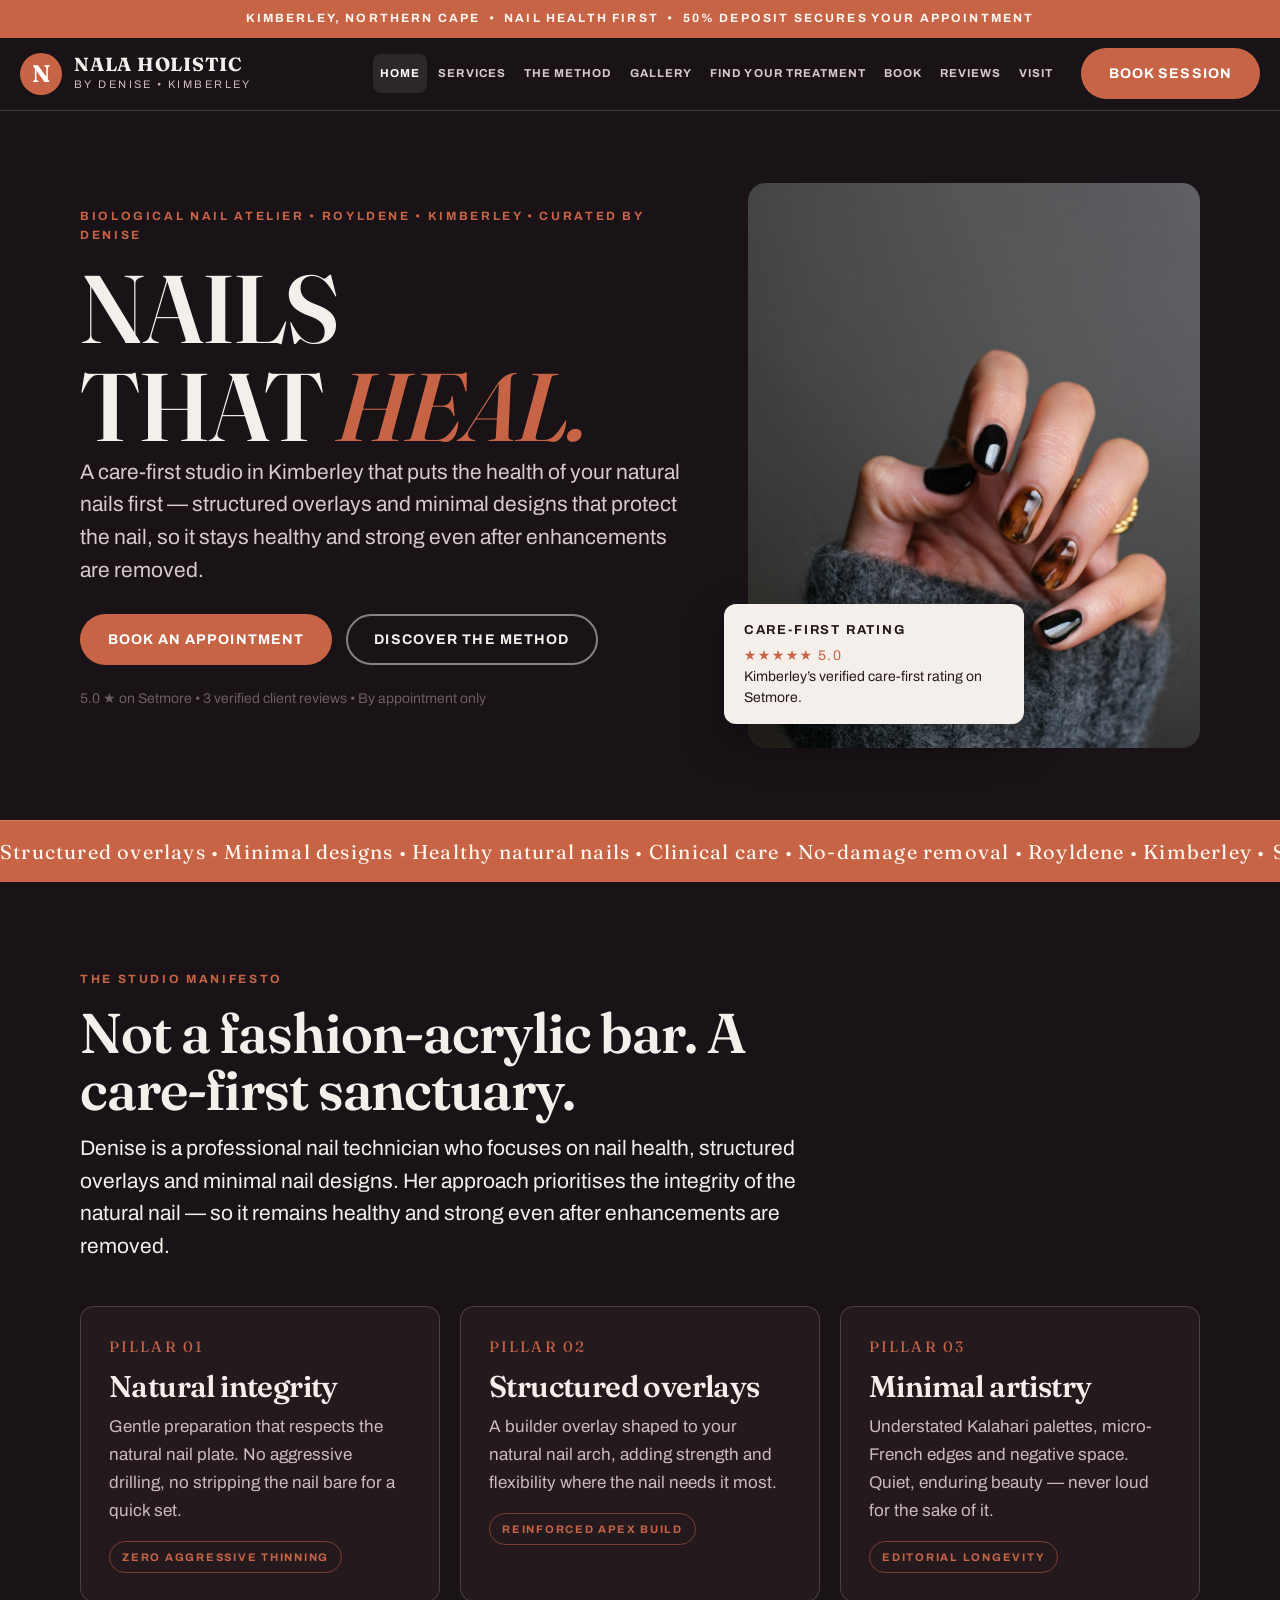
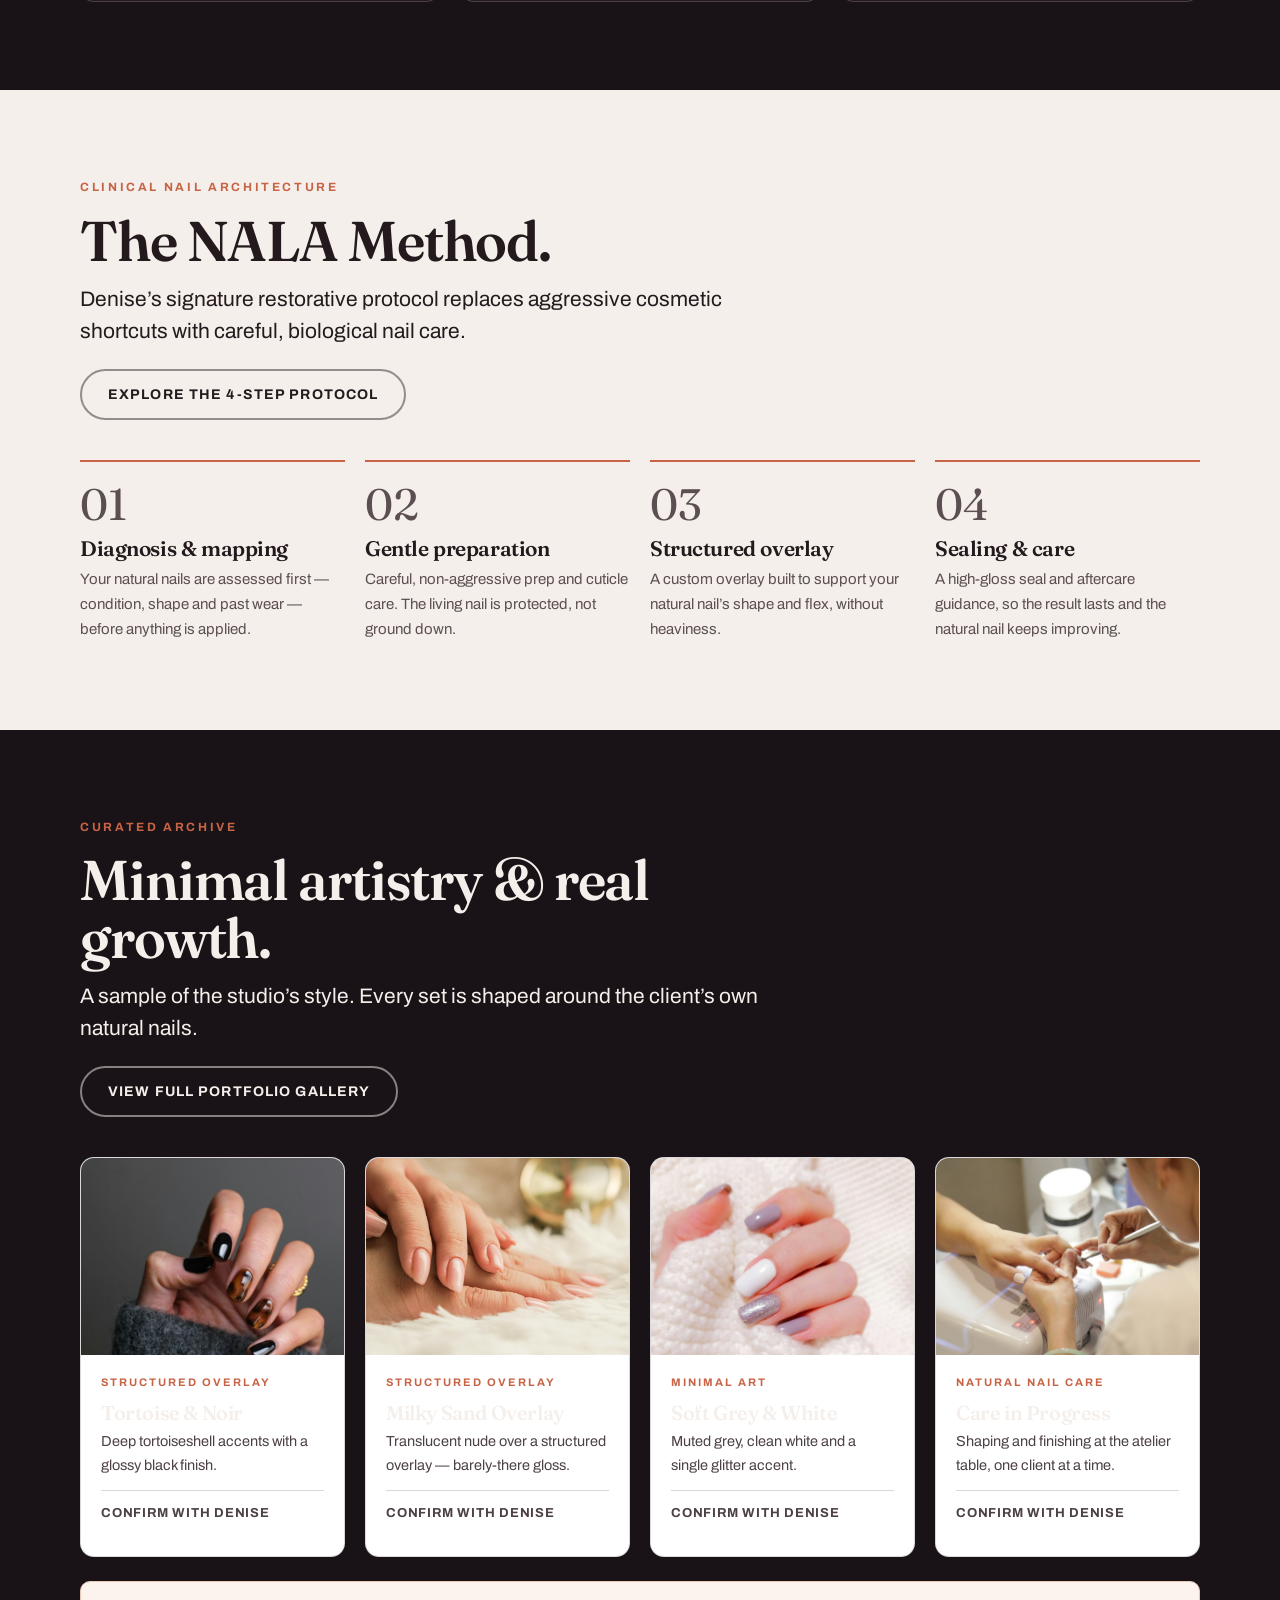
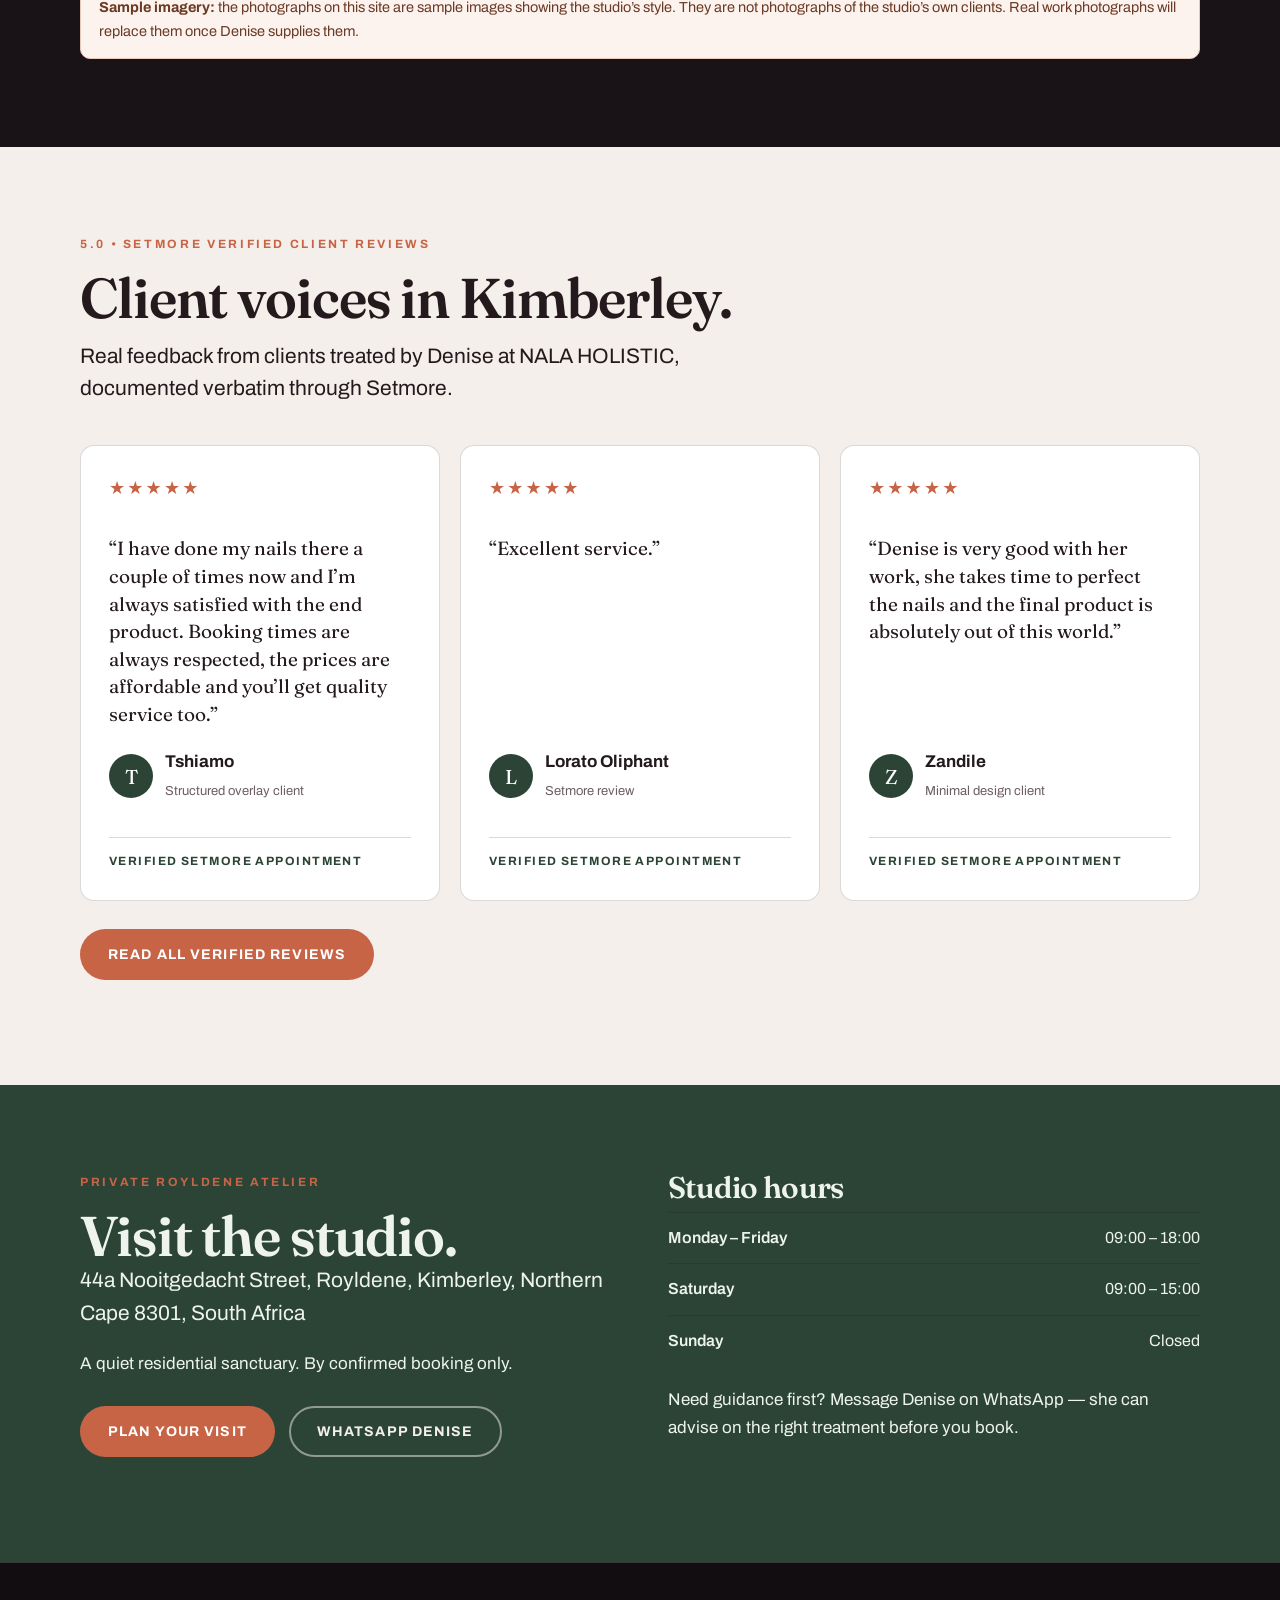
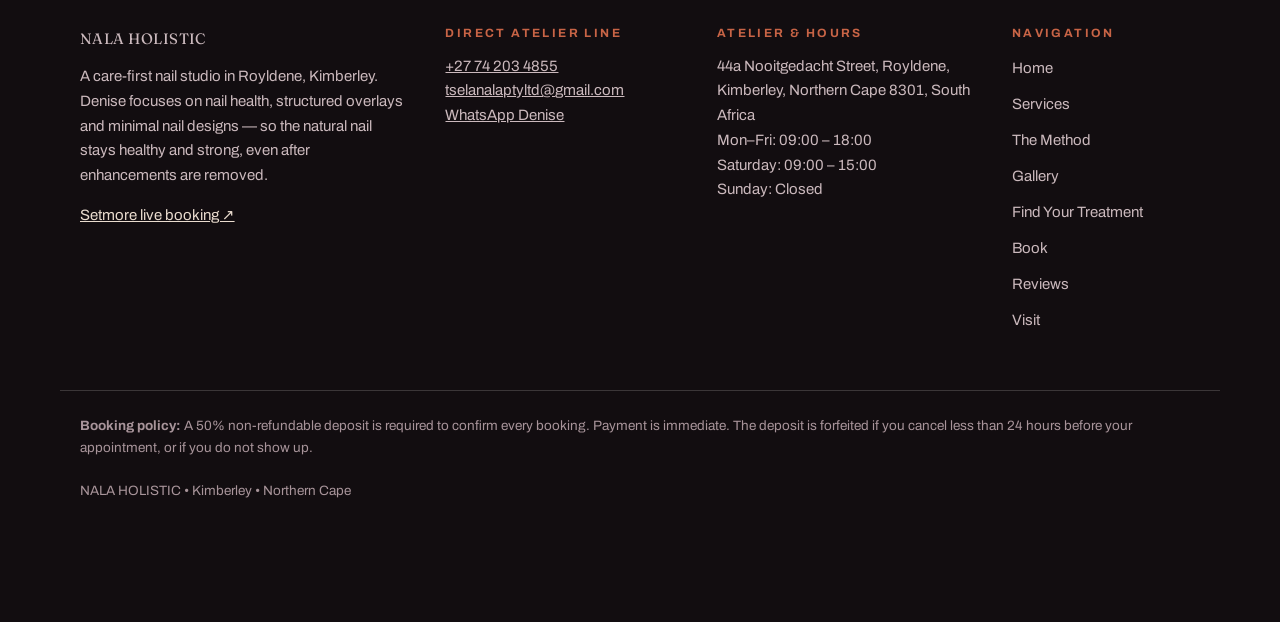
<file: index.html>
<!DOCTYPE html>
<html lang="en-ZA"><head><meta charset="utf-8">
<meta name="viewport" content="width=device-width, initial-scale=1">
<title>Nails that heal — care-first nail studio in Kimberley | NALA HOLISTIC &mdash; Nail Studio, Kimberley</title>
<meta name="description" content="NALA HOLISTIC is a care-first nail studio in Royldene, Kimberley. Denise focuses on nail health, structured overlays and minimal nail designs.">
<link rel="stylesheet" href="assets/css/style.css"><script type="application/ld+json">{"@context":"https://schema.org","@type":"NailSalon","name":"NALA HOLISTIC","description":"Care-first nail studio in Royldene, Kimberley. Nail health, structured overlays and minimal nail designs.","address":{"@type":"PostalAddress","streetAddress":"44a Nooitgedacht Street, Royldene","addressLocality":"Kimberley","postalCode":"8301","addressRegion":"Northern Cape","addressCountry":"ZA"},"telephone":"+27742034855","email":"tselanalaptyltd@gmail.com","url":"https://nalaholistic.setmore.com/","openingHours":["Mo-Fr 09:00-18:00","Sa 09:00-15:00"]}</script></head>
<body><a class="skip" href="#main">Skip to content</a>
<div class="ticker" role="note">Kimberley, Northern Cape &nbsp;&bull;&nbsp; Nail health first &nbsp;&bull;&nbsp; 50% deposit secures your appointment</div>
<header class="site-header"><div class="wrap head-in">
<a class="brand" href="index.html"><span class="brand-mark">N</span><span class="brand-txt"><strong>NALA HOLISTIC</strong><em>By Denise &bull; Kimberley</em></span></a>
<button class="nav-toggle" aria-expanded="false" aria-controls="mainnav" aria-label="Toggle menu"><span></span><span></span><span></span></button>
<nav id="mainnav" aria-label="Main navigation"><ul><li><a href="index.html" class="active" aria-current="page">Home</a></li><li><a href="services.html">Services</a></li><li><a href="method.html">The Method</a></li><li><a href="gallery.html">Gallery</a></li><li><a href="quiz.html">Find Your Treatment</a></li><li><a href="book.html">Book</a></li><li><a href="reviews.html">Reviews</a></li><li><a href="visit.html">Visit</a></li></ul></nav>
<div class="head-cta"><a class="wa-link" href="https://wa.me/27742034855" target="_blank" rel="noopener">WhatsApp</a><a class="btn btn-terra" href="book.html">Book session</a></div>
</div></header>
<main id="main">
<section class="hero sec-dark"><div class="wrap hero-grid reveal">
<div><p class="eyebrow">Biological nail atelier &bull; Royldene &bull; Kimberley &bull; Curated by Denise</p>
<h1>NAILS<br>THAT <em>HEAL.</em></h1>
<p class="lede">A care-first studio in Kimberley that puts the health of your natural nails first &mdash; structured overlays and minimal designs that protect the nail, so it stays healthy and strong even after enhancements are removed.</p>
<p class="cta-row"><a class="btn btn-terra" href="book.html">Book an appointment</a><a class="btn btn-ghost" href="method.html">Discover the method</a></p>
<p class="muted" style="margin-top:22px;font-size:14px">5.0 &starf; on Setmore &bull; 3 verified client reviews &bull; By appointment only</p></div>
<figure class="hero-fig"><img src="assets/img/hero-tortoise.jpg" alt="Manicured nails in deep tortoiseshell and glossy black" width="1200" height="1800" fetchpriority="high">
<figcaption class="hero-card"><strong>Care-first rating</strong><p><span class="stars">&#9733;&#9733;&#9733;&#9733;&#9733; 5.0</span><br>Kimberley&rsquo;s verified care-first rating on Setmore.</p></figcaption></figure>
</div></section>
<div class="marquee" aria-hidden="true"><div class="marquee-track"><span>Structured overlays &bull; Minimal designs &bull; Healthy natural nails &bull; Clinical care &bull; No-damage removal &bull; Royldene &bull; Kimberley &bull; </span><span>Structured overlays &bull; Minimal designs &bull; Healthy natural nails &bull; Clinical care &bull; No-damage removal &bull; Royldene &bull; Kimberley &bull; </span></div></div>
<section class="sec-dark"><div class="wrap">
<div class="sec-head reveal"><p class="eyebrow">The studio manifesto</p><h2>Not a fashion-acrylic bar. A care-first sanctuary.</h2>
<p class="lede">Denise is a professional nail technician who focuses on nail health, structured overlays and minimal nail designs. Her approach prioritises the integrity of the natural nail &mdash; so it remains healthy and strong even after enhancements are removed.</p></div>
<div class="pillars">
<article class="pillar reveal"><p class="num">Pillar 01</p><h3>Natural integrity</h3><p>Gentle preparation that respects the natural nail plate. No aggressive drilling, no stripping the nail bare for a quick set.</p><span class="tag">Zero aggressive thinning</span></article>
<article class="pillar reveal"><p class="num">Pillar 02</p><h3>Structured overlays</h3><p>A builder overlay shaped to your natural nail arch, adding strength and flexibility where the nail needs it most.</p><span class="tag">Reinforced apex build</span></article>
<article class="pillar reveal"><p class="num">Pillar 03</p><h3>Minimal artistry</h3><p>Understated Kalahari palettes, micro-French edges and negative space. Quiet, enduring beauty &mdash; never loud for the sake of it.</p><span class="tag">Editorial longevity</span></article>
</div></div></section>
<section class="sec-sand"><div class="wrap">
<div class="sec-head reveal"><p class="eyebrow">Clinical nail architecture</p><h2>The NALA Method.</h2>
<p class="lede">Denise&rsquo;s signature restorative protocol replaces aggressive cosmetic shortcuts with careful, biological nail care.</p>
<p><a class="btn btn-ghost-dark" href="method.html">Explore the 4-step protocol</a></p></div>
<div class="steps">
<div class="step reveal"><p class="n">01</p><h3>Diagnosis &amp; mapping</h3><p>Your natural nails are assessed first &mdash; condition, shape and past wear &mdash; before anything is applied.</p></div>
<div class="step reveal"><p class="n">02</p><h3>Gentle preparation</h3><p>Careful, non-aggressive prep and cuticle care. The living nail is protected, not ground down.</p></div>
<div class="step reveal"><p class="n">03</p><h3>Structured overlay</h3><p>A custom overlay built to support your natural nail&rsquo;s shape and flex, without heaviness.</p></div>
<div class="step reveal"><p class="n">04</p><h3>Sealing &amp; care</h3><p>A high-gloss seal and aftercare guidance, so the result lasts and the natural nail keeps improving.</p></div>
</div></div></section>
<section class="sec-dark"><div class="wrap">
<div class="sec-head reveal"><p class="eyebrow">Curated archive</p><h2>Minimal artistry &amp; real growth.</h2>
<p class="lede">A sample of the studio&rsquo;s style. Every set is shaped around the client&rsquo;s own natural nails.</p>
<p><a class="btn btn-ghost" href="gallery.html">View full portfolio gallery</a></p></div>
<div class="gal-grid">
<article class="gal-card reveal"><figure><img src="assets/img/hero-tortoise.jpg" alt="Tortoiseshell and black manicured nails" loading="lazy"></figure><div class="gal-body"><p class="cat">Structured overlay</p><h3>Tortoise &amp; Noir</h3><p>Deep tortoiseshell accents with a glossy black finish.</p><p class="gal-price">Confirm with Denise</p></div></article>
<article class="gal-card reveal"><figure><img src="assets/img/nude-pink.jpg" alt="Soft nude pink manicured nails" loading="lazy"></figure><div class="gal-body"><p class="cat">Structured overlay</p><h3>Milky Sand Overlay</h3><p>Translucent nude over a structured overlay &mdash; barely-there gloss.</p><p class="gal-price">Confirm with Denise</p></div></article>
<article class="gal-card reveal"><figure><img src="assets/img/grey-white.jpg" alt="Grey, white and glitter manicured nails" loading="lazy"></figure><div class="gal-body"><p class="cat">Minimal art</p><h3>Soft Grey &amp; White</h3><p>Muted grey, clean white and a single glitter accent.</p><p class="gal-price">Confirm with Denise</p></div></article>
<article class="gal-card reveal"><figure><img src="assets/img/manicure-work.jpg" alt="Nail technician shaping a client&rsquo;s nails" loading="lazy"></figure><div class="gal-body"><p class="cat">Natural nail care</p><h3>Care in Progress</h3><p>Shaping and finishing at the atelier table, one client at a time.</p><p class="gal-price">Confirm with Denise</p></div></article>
</div>
<p class="sample-note"><strong>Sample imagery:</strong> the photographs on this site are sample images showing the studio&rsquo;s style. They are not photographs of the studio&rsquo;s own clients. Real work photographs will replace them once Denise supplies them.</p>
</div></section>
<section class="sec-sand"><div class="wrap">
<div class="sec-head reveal"><p class="eyebrow">5.0 &bull; Setmore verified client reviews</p><h2>Client voices in Kimberley.</h2>
<p class="lede">Real feedback from clients treated by Denise at NALA HOLISTIC, documented verbatim through Setmore.</p></div>
<div class="reviews-grid"><article class="review-card"><p class="stars" aria-label="5 out of 5 stars">&#9733;&#9733;&#9733;&#9733;&#9733;</p><blockquote>&ldquo;I have done my nails there a couple of times now and I&rsquo;m always satisfied with the end product. Booking times are always respected, the prices are affordable and you&rsquo;ll get quality service too.&rdquo;</blockquote><p class="review-who"><span class="avatar" aria-hidden="true">T</span><span><strong>Tshiamo</strong><br><span class="muted">Structured overlay client</span></span></p><p class="verified">Verified Setmore appointment</p></article><article class="review-card"><p class="stars" aria-label="5 out of 5 stars">&#9733;&#9733;&#9733;&#9733;&#9733;</p><blockquote>&ldquo;Excellent service.&rdquo;</blockquote><p class="review-who"><span class="avatar" aria-hidden="true">L</span><span><strong>Lorato Oliphant</strong><br><span class="muted">Setmore review</span></span></p><p class="verified">Verified Setmore appointment</p></article><article class="review-card"><p class="stars" aria-label="5 out of 5 stars">&#9733;&#9733;&#9733;&#9733;&#9733;</p><blockquote>&ldquo;Denise is very good with her work, she takes time to perfect the nails and the final product is absolutely out of this world.&rdquo;</blockquote><p class="review-who"><span class="avatar" aria-hidden="true">Z</span><span><strong>Zandile</strong><br><span class="muted">Minimal design client</span></span></p><p class="verified">Verified Setmore appointment</p></article></div>
<p style="margin-top:28px"><a class="btn btn-terra" href="reviews.html">Read all verified reviews</a></p>
</div></section>
<section class="sec-euca"><div class="wrap grid-2">
<div class="reveal"><p class="eyebrow">Private Royldene atelier</p><h2>Visit the studio.</h2>
<p class="lede">44a Nooitgedacht Street, Royldene, Kimberley, Northern Cape 8301, South Africa</p>
<p>A quiet residential sanctuary. By confirmed booking only.</p>
<p class="cta-row"><a class="btn btn-terra" href="visit.html">Plan your visit</a><a class="btn btn-ghost" href="https://wa.me/27742034855" target="_blank" rel="noopener">WhatsApp Denise</a></p></div>
<div class="reveal"><h3>Studio hours</h3><table class="hours"><tbody><tr><th scope="row">Monday &ndash; Friday</th><td>09:00 &ndash; 18:00</td></tr><tr><th scope="row">Saturday</th><td>09:00 &ndash; 15:00</td></tr><tr><th scope="row">Sunday</th><td>Closed</td></tr></tbody></table>
<p style="margin-top:20px">Need guidance first? Message Denise on WhatsApp &mdash; she can advise on the right treatment before you book.</p></div>
</div></section>
</main>
<footer class="site-footer"><div class="wrap foot-grid">
<div><p class="foot-brand">NALA HOLISTIC</p><p class="foot-note">A care-first nail studio in Royldene, Kimberley. Denise focuses on nail health, structured overlays and minimal nail designs &mdash; so the natural nail stays healthy and strong, even after enhancements are removed.</p>
<p class="foot-note"><a href="https://nalaholistic.setmore.com/" target="_blank" rel="noopener">Setmore live booking &nearr;</a></p></div>
<div><h3>Direct atelier line</h3><p><a href="tel:+27742034855">+27 74 203 4855</a><br><a href="mailto:tselanalaptyltd@gmail.com">tselanalaptyltd@gmail.com</a><br><a href="https://wa.me/27742034855" target="_blank" rel="noopener">WhatsApp Denise</a></p></div>
<div><h3>Atelier &amp; hours</h3><p>44a Nooitgedacht Street, Royldene, Kimberley, Northern Cape 8301, South Africa<br>Mon&ndash;Fri: 09:00 &ndash; 18:00<br>Saturday: 09:00 &ndash; 15:00<br>Sunday: Closed</p></div>
<div><h3>Navigation</h3><ul class="foot-nav"><li><a href="index.html">Home</a></li><li><a href="services.html">Services</a></li><li><a href="method.html">The Method</a></li><li><a href="gallery.html">Gallery</a></li><li><a href="quiz.html">Find Your Treatment</a></li><li><a href="book.html">Book</a></li><li><a href="reviews.html">Reviews</a></li><li><a href="visit.html">Visit</a></li></ul></div>
</div><div class="wrap foot-base"><p><strong>Booking policy:</strong> A 50% non-refundable deposit is required to confirm every booking. Payment is immediate. The deposit is forfeited if you cancel less than 24 hours before your appointment, or if you do not show up.</p><p>NALA HOLISTIC &bull; Kimberley &bull; Northern Cape</p></div></footer>
<div class="sticky-bar"><a class="btn btn-wa" href="https://wa.me/27742034855" target="_blank" rel="noopener">WhatsApp Denise</a><a class="btn btn-terra" href="book.html">Book appointment</a></div>
<script src="assets/js/main.js"></script></body></html>
</file>
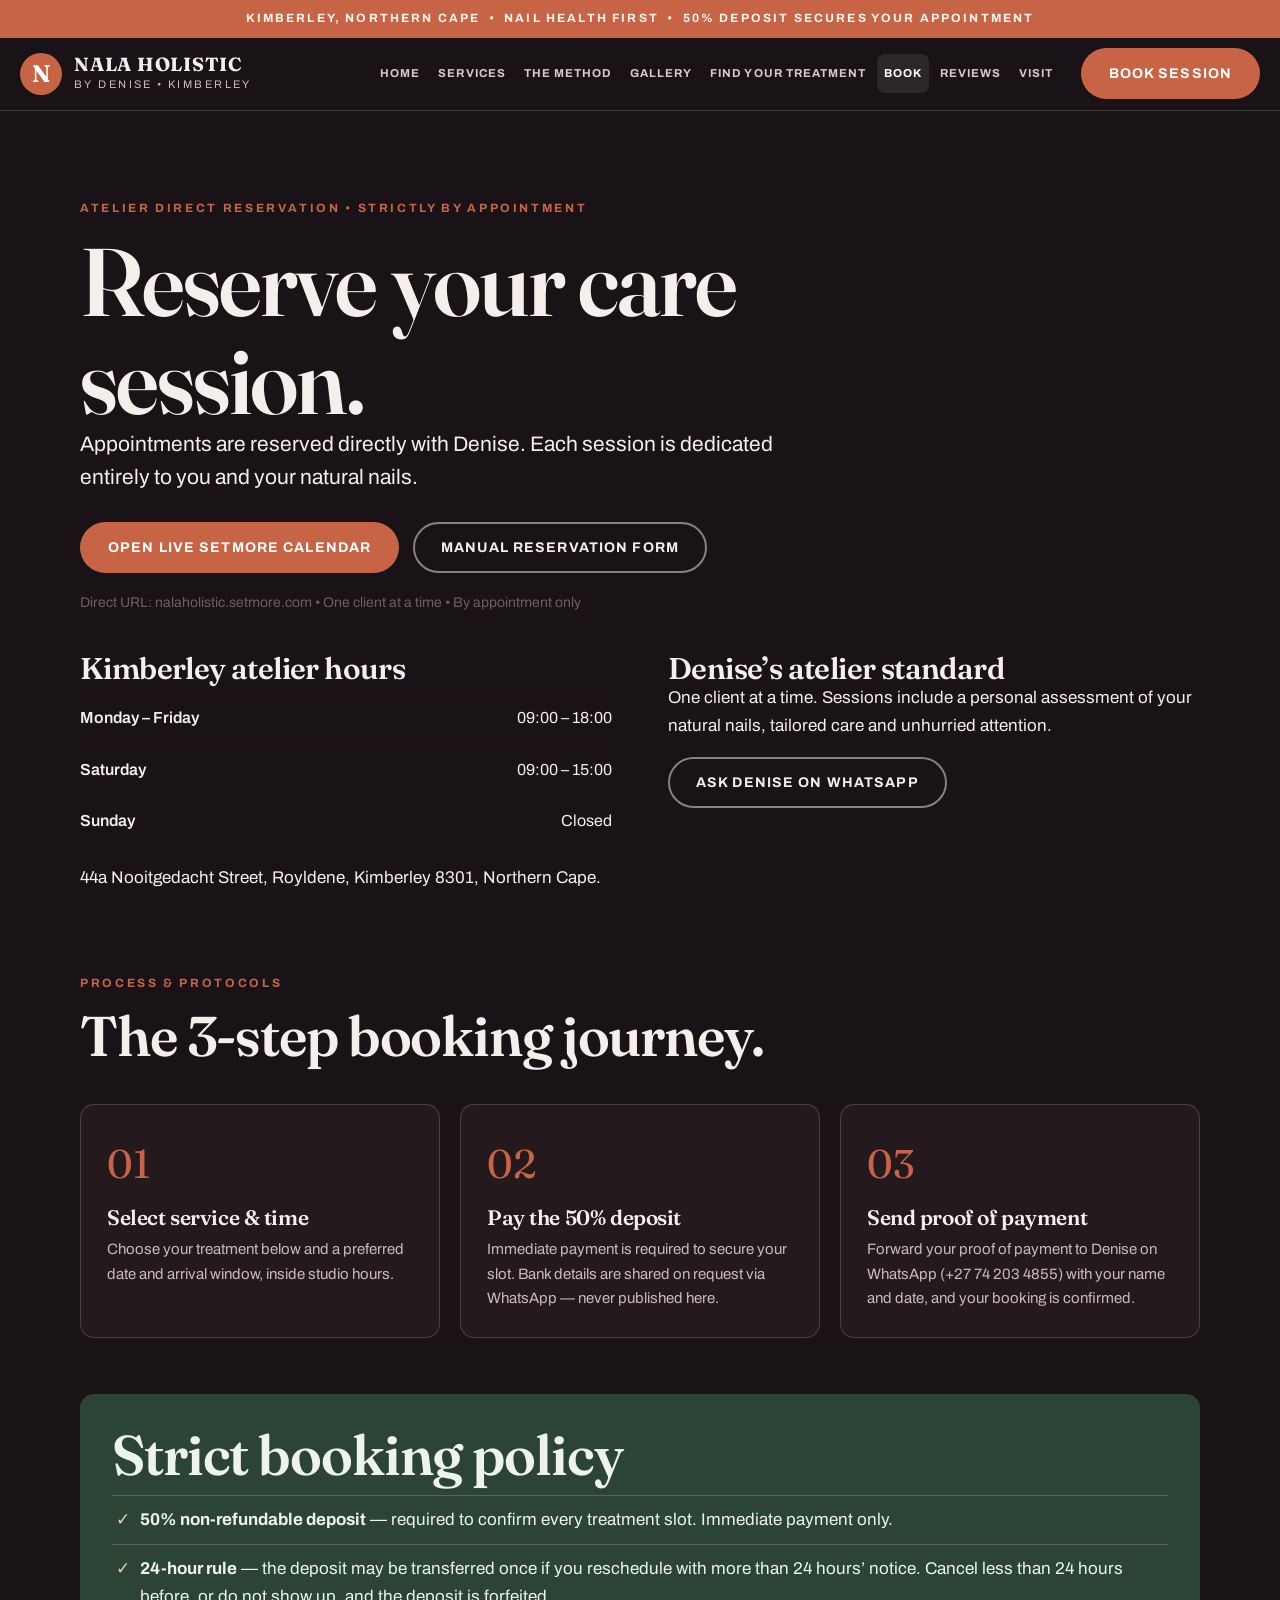
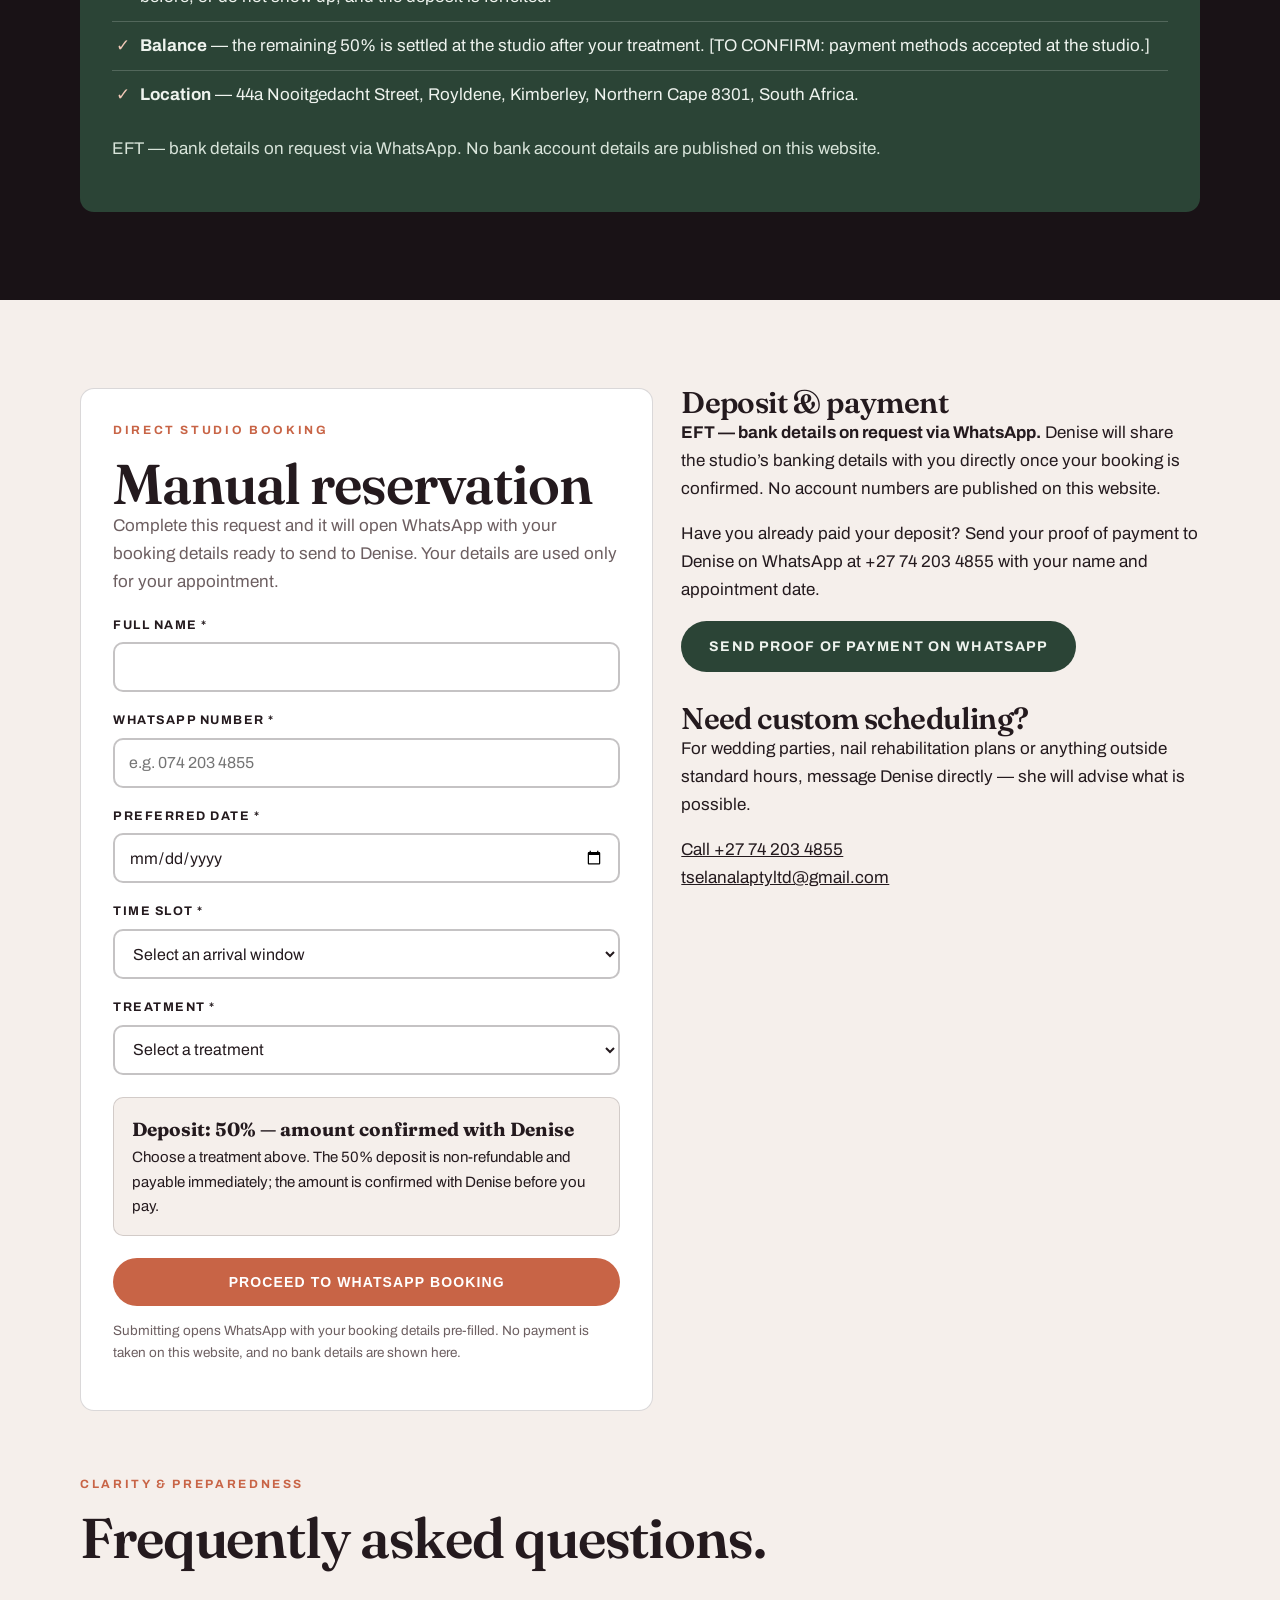
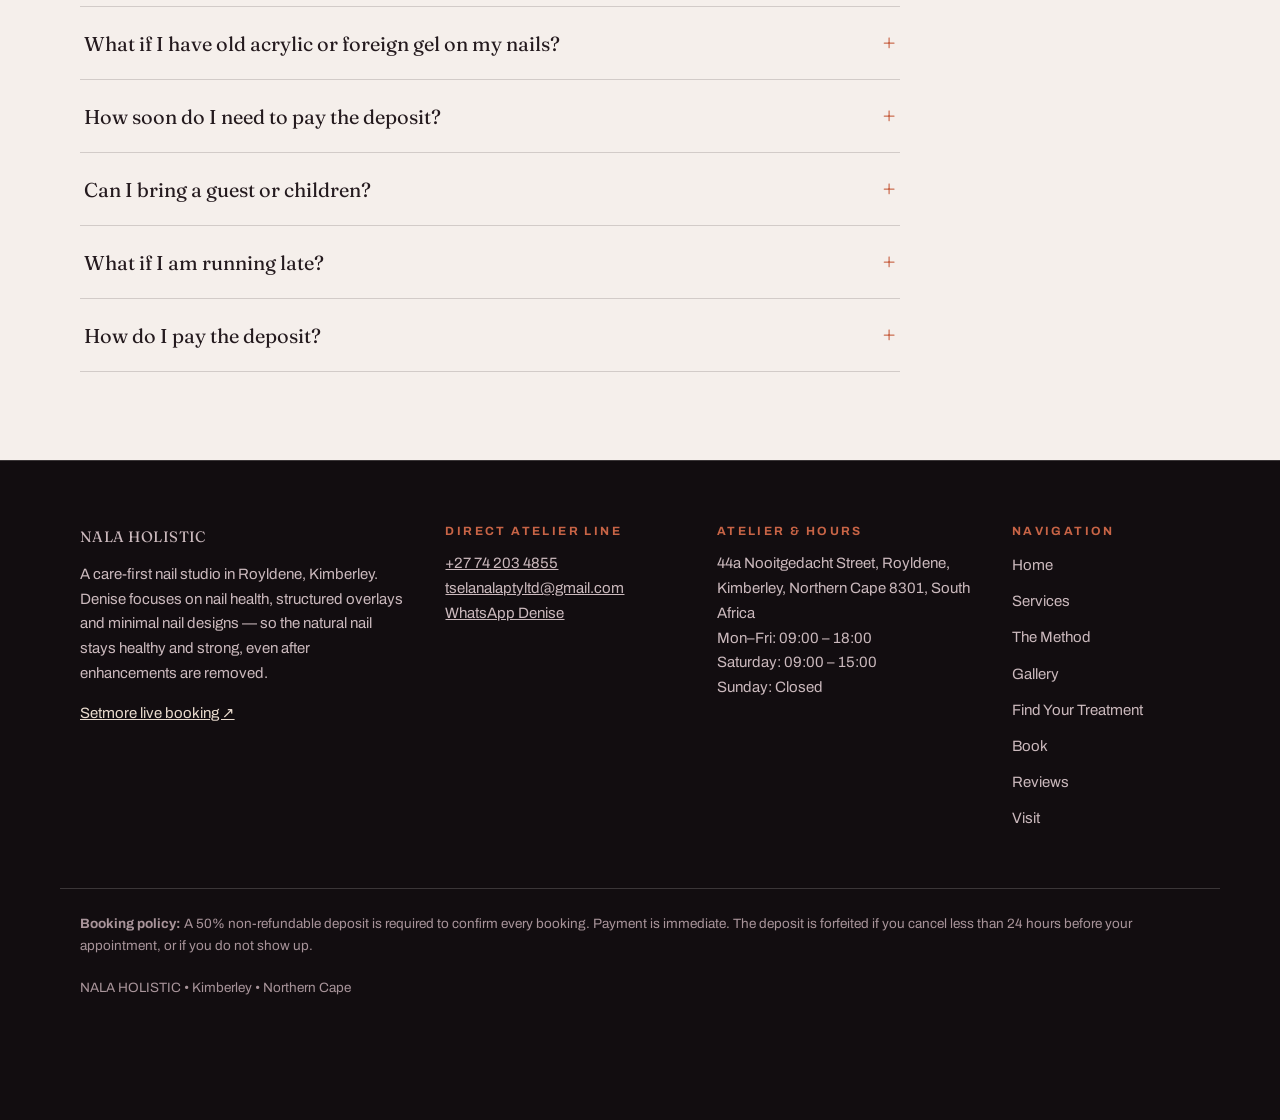
<file: book.html>
<!DOCTYPE html>
<html lang="en-ZA"><head><meta charset="utf-8">
<meta name="viewport" content="width=device-width, initial-scale=1">
<title>Book — reserve your care session in Kimberley | NALA HOLISTIC &mdash; Nail Studio, Kimberley</title>
<meta name="description" content="Book NALA HOLISTIC in Royldene, Kimberley: choose a treatment, date and time, pay a 50% deposit by EFT, and confirm with proof of payment on WhatsApp.">
<link rel="stylesheet" href="assets/css/style.css"><script type="application/ld+json">{"@context":"https://schema.org","@type":"NailSalon","name":"NALA HOLISTIC","description":"Care-first nail studio in Royldene, Kimberley. Nail health, structured overlays and minimal nail designs.","address":{"@type":"PostalAddress","streetAddress":"44a Nooitgedacht Street, Royldene","addressLocality":"Kimberley","postalCode":"8301","addressRegion":"Northern Cape","addressCountry":"ZA"},"telephone":"+27742034855","email":"tselanalaptyltd@gmail.com","url":"https://nalaholistic.setmore.com/","openingHours":["Mo-Fr 09:00-18:00","Sa 09:00-15:00"]}</script></head>
<body><a class="skip" href="#main">Skip to content</a>
<div class="ticker" role="note">Kimberley, Northern Cape &nbsp;&bull;&nbsp; Nail health first &nbsp;&bull;&nbsp; 50% deposit secures your appointment</div>
<header class="site-header"><div class="wrap head-in">
<a class="brand" href="index.html"><span class="brand-mark">N</span><span class="brand-txt"><strong>NALA HOLISTIC</strong><em>By Denise &bull; Kimberley</em></span></a>
<button class="nav-toggle" aria-expanded="false" aria-controls="mainnav" aria-label="Toggle menu"><span></span><span></span><span></span></button>
<nav id="mainnav" aria-label="Main navigation"><ul><li><a href="index.html">Home</a></li><li><a href="services.html">Services</a></li><li><a href="method.html">The Method</a></li><li><a href="gallery.html">Gallery</a></li><li><a href="quiz.html">Find Your Treatment</a></li><li><a href="book.html" class="active" aria-current="page">Book</a></li><li><a href="reviews.html">Reviews</a></li><li><a href="visit.html">Visit</a></li></ul></nav>
<div class="head-cta"><a class="wa-link" href="https://wa.me/27742034855" target="_blank" rel="noopener">WhatsApp</a><a class="btn btn-terra" href="book.html">Book session</a></div>
</div></header>
<main id="main">
<section class="sec-dark"><div class="wrap">
<div class="sec-head reveal"><p class="eyebrow">Atelier direct reservation &bull; Strictly by appointment</p>
<h1>Reserve your care session.</h1>
<p class="lede">Appointments are reserved directly with Denise. Each session is dedicated entirely to you and your natural nails.</p>
<p class="cta-row"><a class="btn btn-terra" href="https://nalaholistic.setmore.com/" target="_blank" rel="noopener">Open live Setmore calendar</a><a class="btn btn-ghost" href="#bookForm">Manual reservation form</a></p>
<p class="muted" style="margin-top:18px;font-size:14px">Direct URL: nalaholistic.setmore.com &bull; One client at a time &bull; By appointment only</p></div>
<div class="grid-2">
<div class="reveal"><h3>Kimberley atelier hours</h3><table class="hours"><tbody><tr><th scope="row">Monday &ndash; Friday</th><td>09:00 &ndash; 18:00</td></tr><tr><th scope="row">Saturday</th><td>09:00 &ndash; 15:00</td></tr><tr><th scope="row">Sunday</th><td>Closed</td></tr></tbody></table>
<p style="margin-top:18px">44a Nooitgedacht Street, Royldene, Kimberley 8301, Northern Cape.</p></div>
<div class="reveal"><h3>Denise&rsquo;s atelier standard</h3><p>One client at a time. Sessions include a personal assessment of your natural nails, tailored care and unhurried attention.</p>
<p><a class="btn btn-ghost" href="https://wa.me/27742034855" target="_blank" rel="noopener">Ask Denise on WhatsApp</a></p></div>
</div>
<div style="margin-top:64px">
<div class="sec-head reveal"><p class="eyebrow">Process &amp; protocols</p><h2>The 3-step booking journey.</h2></div>
<div class="journey">
<article class="reveal"><p class="n">01</p><h3>Select service &amp; time</h3><p>Choose your treatment below and a preferred date and arrival window, inside studio hours.</p></article>
<article class="reveal"><p class="n">02</p><h3>Pay the 50% deposit</h3><p>Immediate payment is required to secure your slot. Bank details are shared on request via WhatsApp &mdash; never published here.</p></article>
<article class="reveal"><p class="n">03</p><h3>Send proof of payment</h3><p>Forward your proof of payment to Denise on WhatsApp (+27 74 203 4855) with your name and date, and your booking is confirmed.</p></article>
</div></div>
<div class="policy-box reveal"><h2>Strict booking policy</h2>
<ul>
<li><strong>50% non-refundable deposit</strong> &mdash; required to confirm every treatment slot. Immediate payment only.</li>
<li><strong>24-hour rule</strong> &mdash; the deposit may be transferred once if you reschedule with more than 24 hours&rsquo; notice. Cancel less than 24 hours before, or do not show up, and the deposit is forfeited.</li>
<li><strong>Balance</strong> &mdash; the remaining 50% is settled at the studio after your treatment. [TO CONFIRM: payment methods accepted at the studio.]</li>
<li><strong>Location</strong> &mdash; 44a Nooitgedacht Street, Royldene, Kimberley, Northern Cape 8301, South Africa.</li>
</ul>
<p style="margin-top:16px">EFT &mdash; bank details on request via WhatsApp. No bank account details are published on this website.</p>
</div>
</div></section>
<section class="sec-sand" id="bookForm"><div class="wrap">
<div class="book-layout">
<div class="form-card reveal">
<p class="eyebrow">Direct studio booking</p>
<h2>Manual reservation</h2>
<p class="muted">Complete this request and it will open WhatsApp with your booking details ready to send to Denise. Your details are used only for your appointment.</p>
<form id="reserveForm" novalidate>
<label for="fName">Full name *</label>
<input id="fName" name="name" type="text" autocomplete="name" required>
<p class="field-err" id="errName">Please enter your full name.</p>
<label for="fPhone">WhatsApp number *</label>
<input id="fPhone" name="phone" type="tel" autocomplete="tel" placeholder="e.g. 074 203 4855" required>
<p class="field-err" id="errPhone">Please enter a WhatsApp number we can reach you on.</p>
<label for="fDate">Preferred date *</label>
<input id="fDate" name="date" type="date" required>
<p class="field-err" id="errDate">Please choose a date &mdash; the studio is closed on Sundays.</p>
<label for="fTime">Time slot *</label>
<select id="fTime" name="time" required>
<option value="">Select an arrival window</option>
<option>09:00 (Morning)</option><option>11:30 (Midday)</option><option>14:00 (Afternoon)</option><option>16:30 (Late afternoon)</option>
</select>
<p class="field-err" id="errTime">Please choose an arrival window.</p>
<label for="fTreat">Treatment *</label>
<select id="fTreat" name="treatment" required>
<option value="">Select a treatment</option>
<option value="overlays">Structured Overlays — Confirm with Denise</option>
<option value="minimal">Minimal Nail Designs — Confirm with Denise</option>
<option value="restoration">Natural-Nail Care &amp; Restoration — Confirm with Denise</option>
<option value="removal">Safe Removal &amp; Aftercare — Confirm with Denise</option>
</select>
<p class="field-err" id="errTreat">Please choose a treatment.</p>
<div class="deposit-box" aria-live="polite"><strong id="depositLine">Deposit: 50% &mdash; amount confirmed with Denise</strong><br>
<span id="depositSub">Choose a treatment above. The 50% deposit is non-refundable and payable immediately; the amount is confirmed with Denise before you pay.</span></div>
<button class="btn btn-terra" type="submit" style="width:100%;margin-top:22px">Proceed to WhatsApp booking</button>
<p class="form-note">Submitting opens WhatsApp with your booking details pre-filled. No payment is taken on this website, and no bank details are shown here.</p>
</form>
<div class="success-box" id="bookSuccess" role="status">
<h3>Request ready to send</h3>
<p id="successSummary"></p>
<p><a class="btn btn-wa" id="waSend" href="https://wa.me/27742034855" target="_blank" rel="noopener">Send booking on WhatsApp</a>
<a class="btn btn-ghost-dark" href="https://nalaholistic.setmore.com/" target="_blank" rel="noopener" style="margin-left:10px">Or book on Setmore</a></p>
</div>
</div>
<div>
<div class="reveal" style="margin-bottom:32px"><h3>Deposit &amp; payment</h3>
<p><strong>EFT &mdash; bank details on request via WhatsApp.</strong> Denise will share the studio&rsquo;s banking details with you directly once your booking is confirmed. No account numbers are published on this website.</p>
<p>Have you already paid your deposit? Send your proof of payment to Denise on WhatsApp at +27 74 203 4855 with your name and appointment date.</p>
<p><a class="btn btn-euca" href="https://wa.me/27742034855" target="_blank" rel="noopener">Send proof of payment on WhatsApp</a></p></div>
<div class="reveal"><h3>Need custom scheduling?</h3>
<p>For wedding parties, nail rehabilitation plans or anything outside standard hours, message Denise directly &mdash; she will advise what is possible.</p>
<p><a href="tel:+27742034855">Call +27 74 203 4855</a><br><a href="mailto:tselanalaptyltd@gmail.com">tselanalaptyltd@gmail.com</a></p></div>
</div>
</div>
<div style="margin-top:64px">
<div class="sec-head reveal"><p class="eyebrow">Clarity &amp; preparedness</p><h2>Frequently asked questions.</h2></div>
<div class="faq"><div class="faq-item"><button class="faq-q" aria-expanded="false">What if I have old acrylic or foreign gel on my nails?<span class="faq-icon" aria-hidden="true">+</span></button><div class="faq-a" hidden><p>Book the Safe Removal &amp; Aftercare treatment. Denise removes existing product gently &mdash; no prying or scraping the natural nail bare &mdash; before any new overlay or care begins.</p></div></div><div class="faq-item"><button class="faq-q" aria-expanded="false">How soon do I need to pay the deposit?<span class="faq-icon" aria-hidden="true">+</span></button><div class="faq-a" hidden><p>Immediately. A 50% non-refundable deposit is required to confirm your slot, and it is forfeited if you cancel less than 24 hours before your appointment or do not show up.</p></div></div><div class="faq-item"><button class="faq-q" aria-expanded="false">Can I bring a guest or children?<span class="faq-icon" aria-hidden="true">+</span></button><div class="faq-a" hidden><p>The studio is a private residential atelier, so please ask Denise on WhatsApp before your visit if you need to bring someone with you.</p></div></div><div class="faq-item"><button class="faq-q" aria-expanded="false">What if I am running late?<span class="faq-icon" aria-hidden="true">+</span></button><div class="faq-a" hidden><p>Message Denise on WhatsApp as soon as you know. She will advise whether your session can still go ahead in the time remaining.</p></div></div><div class="faq-item"><button class="faq-q" aria-expanded="false">How do I pay the deposit?<span class="faq-icon" aria-hidden="true">+</span></button><div class="faq-a" hidden><p>By EFT. Bank details are shared on request via WhatsApp once your booking is confirmed &mdash; they are not published on this website. Send your proof of payment to Denise on WhatsApp.</p></div></div></div>
</div></div></section>
</main>
<footer class="site-footer"><div class="wrap foot-grid">
<div><p class="foot-brand">NALA HOLISTIC</p><p class="foot-note">A care-first nail studio in Royldene, Kimberley. Denise focuses on nail health, structured overlays and minimal nail designs &mdash; so the natural nail stays healthy and strong, even after enhancements are removed.</p>
<p class="foot-note"><a href="https://nalaholistic.setmore.com/" target="_blank" rel="noopener">Setmore live booking &nearr;</a></p></div>
<div><h3>Direct atelier line</h3><p><a href="tel:+27742034855">+27 74 203 4855</a><br><a href="mailto:tselanalaptyltd@gmail.com">tselanalaptyltd@gmail.com</a><br><a href="https://wa.me/27742034855" target="_blank" rel="noopener">WhatsApp Denise</a></p></div>
<div><h3>Atelier &amp; hours</h3><p>44a Nooitgedacht Street, Royldene, Kimberley, Northern Cape 8301, South Africa<br>Mon&ndash;Fri: 09:00 &ndash; 18:00<br>Saturday: 09:00 &ndash; 15:00<br>Sunday: Closed</p></div>
<div><h3>Navigation</h3><ul class="foot-nav"><li><a href="index.html">Home</a></li><li><a href="services.html">Services</a></li><li><a href="method.html">The Method</a></li><li><a href="gallery.html">Gallery</a></li><li><a href="quiz.html">Find Your Treatment</a></li><li><a href="book.html">Book</a></li><li><a href="reviews.html">Reviews</a></li><li><a href="visit.html">Visit</a></li></ul></div>
</div><div class="wrap foot-base"><p><strong>Booking policy:</strong> A 50% non-refundable deposit is required to confirm every booking. Payment is immediate. The deposit is forfeited if you cancel less than 24 hours before your appointment, or if you do not show up.</p><p>NALA HOLISTIC &bull; Kimberley &bull; Northern Cape</p></div></footer>
<div class="sticky-bar"><a class="btn btn-wa" href="https://wa.me/27742034855" target="_blank" rel="noopener">WhatsApp Denise</a><a class="btn btn-terra" href="book.html">Book appointment</a></div>
<script src="assets/js/main.js"></script></body></html>
</file>
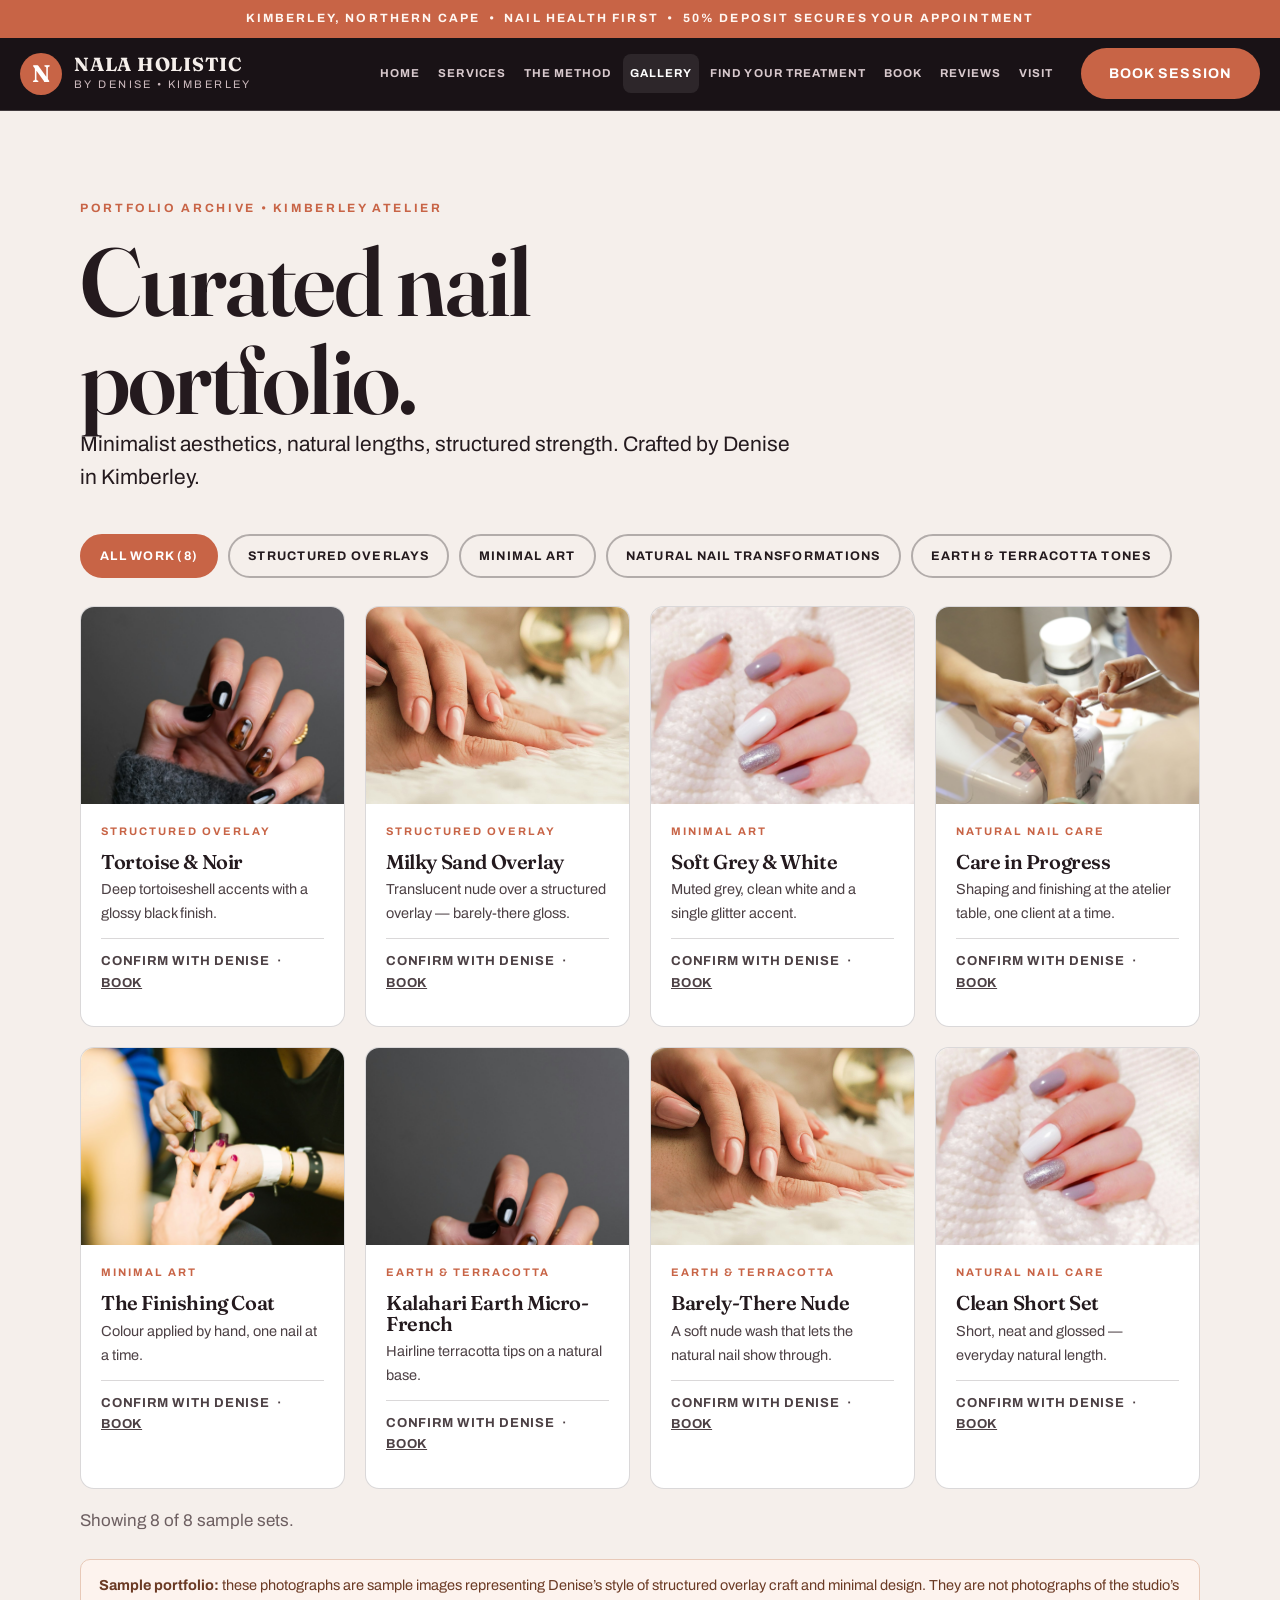
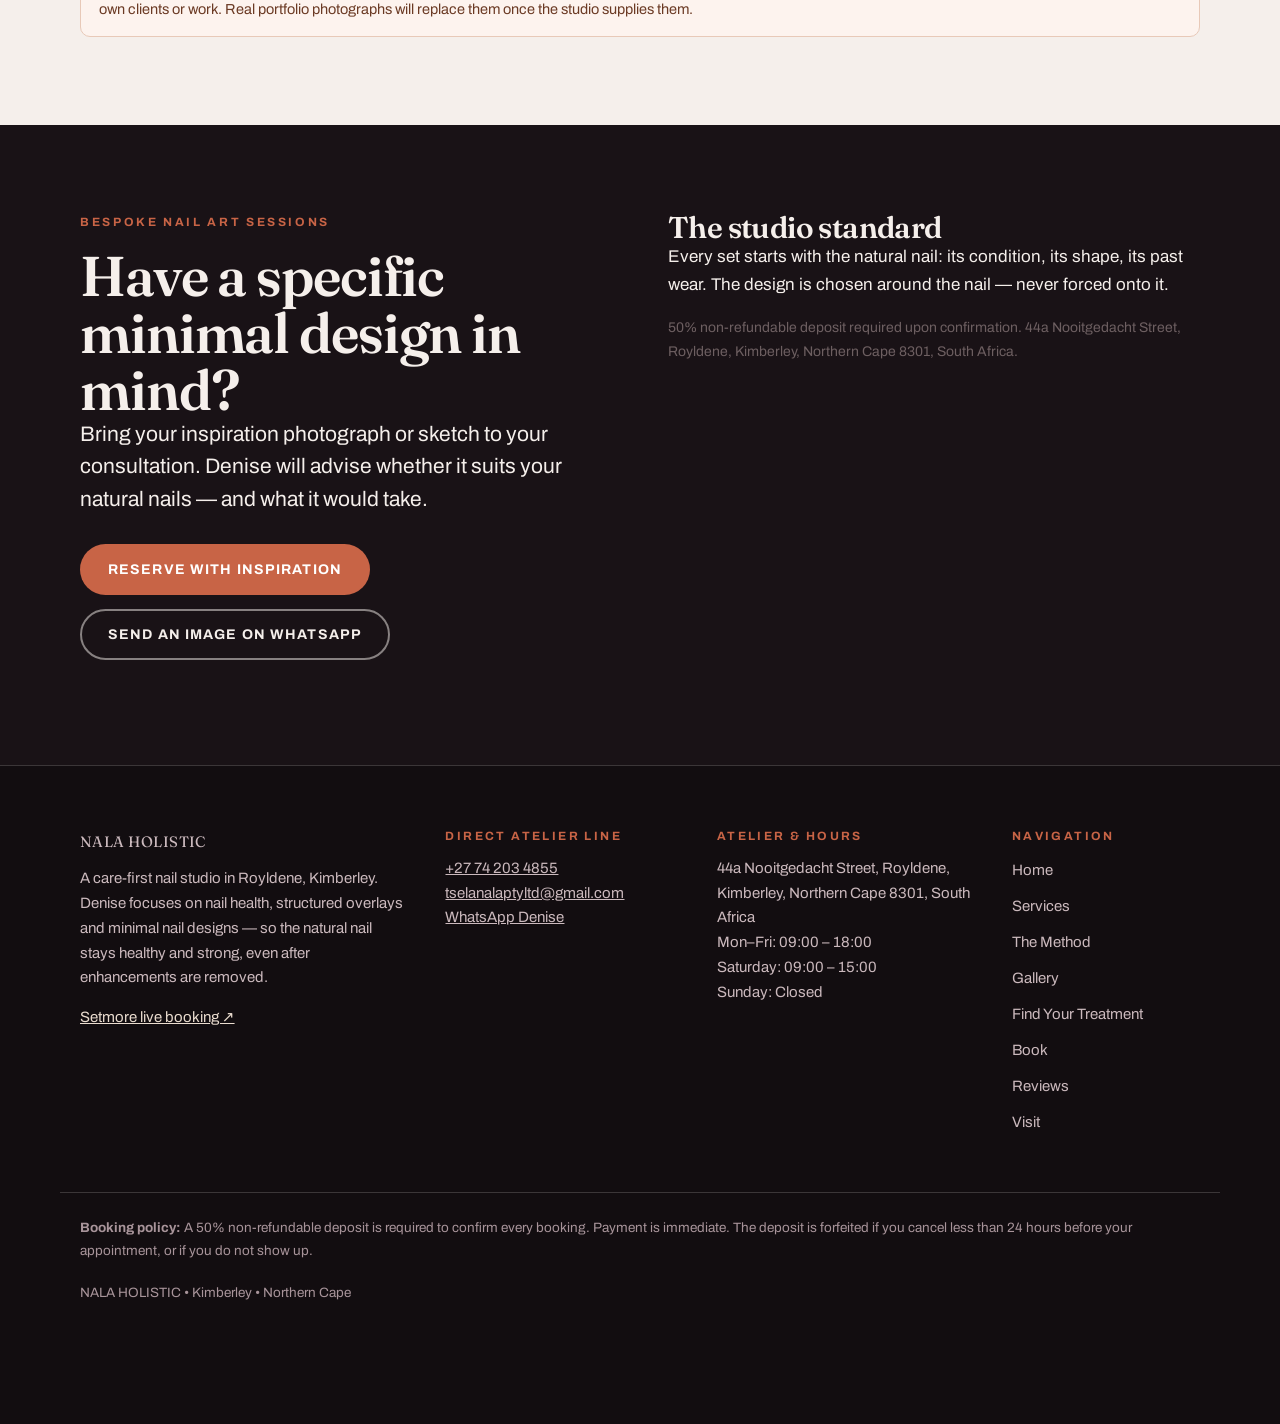
<file: gallery.html>
<!DOCTYPE html>
<html lang="en-ZA"><head><meta charset="utf-8">
<meta name="viewport" content="width=device-width, initial-scale=1">
<title>Gallery — curated nail portfolio, Kimberley | NALA HOLISTIC &mdash; Nail Studio, Kimberley</title>
<meta name="description" content="Sample portfolio of NALA HOLISTIC&rsquo;s style: structured overlays, minimal art, natural nail transformations and earth & terracotta tones in Kimberley.">
<link rel="stylesheet" href="assets/css/style.css"><script type="application/ld+json">{"@context":"https://schema.org","@type":"NailSalon","name":"NALA HOLISTIC","description":"Care-first nail studio in Royldene, Kimberley. Nail health, structured overlays and minimal nail designs.","address":{"@type":"PostalAddress","streetAddress":"44a Nooitgedacht Street, Royldene","addressLocality":"Kimberley","postalCode":"8301","addressRegion":"Northern Cape","addressCountry":"ZA"},"telephone":"+27742034855","email":"tselanalaptyltd@gmail.com","url":"https://nalaholistic.setmore.com/","openingHours":["Mo-Fr 09:00-18:00","Sa 09:00-15:00"]}</script></head>
<body><a class="skip" href="#main">Skip to content</a>
<div class="ticker" role="note">Kimberley, Northern Cape &nbsp;&bull;&nbsp; Nail health first &nbsp;&bull;&nbsp; 50% deposit secures your appointment</div>
<header class="site-header"><div class="wrap head-in">
<a class="brand" href="index.html"><span class="brand-mark">N</span><span class="brand-txt"><strong>NALA HOLISTIC</strong><em>By Denise &bull; Kimberley</em></span></a>
<button class="nav-toggle" aria-expanded="false" aria-controls="mainnav" aria-label="Toggle menu"><span></span><span></span><span></span></button>
<nav id="mainnav" aria-label="Main navigation"><ul><li><a href="index.html">Home</a></li><li><a href="services.html">Services</a></li><li><a href="method.html">The Method</a></li><li><a href="gallery.html" class="active" aria-current="page">Gallery</a></li><li><a href="quiz.html">Find Your Treatment</a></li><li><a href="book.html">Book</a></li><li><a href="reviews.html">Reviews</a></li><li><a href="visit.html">Visit</a></li></ul></nav>
<div class="head-cta"><a class="wa-link" href="https://wa.me/27742034855" target="_blank" rel="noopener">WhatsApp</a><a class="btn btn-terra" href="book.html">Book session</a></div>
</div></header>
<main id="main">
<section class="sec-sand"><div class="wrap">
<div class="sec-head reveal"><p class="eyebrow">Portfolio archive &bull; Kimberley atelier</p>
<h1>Curated nail portfolio.</h1>
<p class="lede">Minimalist aesthetics, natural lengths, structured strength. Crafted by Denise in Kimberley.</p></div>
<div class="filters reveal" role="group" aria-label="Filter gallery">
<button class="filter-btn" data-filter="all" aria-pressed="true">All work (8)</button>
<button class="filter-btn" data-filter="overlays" aria-pressed="false">Structured overlays</button>
<button class="filter-btn" data-filter="minimal" aria-pressed="false">Minimal art</button>
<button class="filter-btn" data-filter="natural" aria-pressed="false">Natural nail transformations</button>
<button class="filter-btn" data-filter="earth" aria-pressed="false">Earth &amp; terracotta tones</button>
</div>
<div class="gal-grid" id="galGrid"><article class="gal-card reveal" data-cat="overlays"><figure><img class="" src="assets/img/hero-tortoise.jpg" alt="Tortoise & Noir — sample image" loading="lazy"></figure><div class="gal-body"><p class="cat">Structured overlay</p><h3>Tortoise & Noir</h3><p>Deep tortoiseshell accents with a glossy black finish.</p><p class="gal-price">Confirm with Denise &nbsp;·&nbsp; <a href="book.html">Book</a></p></div></article><article class="gal-card reveal" data-cat="overlays"><figure><img class="" src="assets/img/nude-pink.jpg" alt="Milky Sand Overlay — sample image" loading="lazy"></figure><div class="gal-body"><p class="cat">Structured overlay</p><h3>Milky Sand Overlay</h3><p>Translucent nude over a structured overlay — barely-there gloss.</p><p class="gal-price">Confirm with Denise &nbsp;·&nbsp; <a href="book.html">Book</a></p></div></article><article class="gal-card reveal" data-cat="minimal"><figure><img class="" src="assets/img/grey-white.jpg" alt="Soft Grey & White — sample image" loading="lazy"></figure><div class="gal-body"><p class="cat">Minimal art</p><h3>Soft Grey & White</h3><p>Muted grey, clean white and a single glitter accent.</p><p class="gal-price">Confirm with Denise &nbsp;·&nbsp; <a href="book.html">Book</a></p></div></article><article class="gal-card reveal" data-cat="natural"><figure><img class="" src="assets/img/manicure-work.jpg" alt="Care in Progress — sample image" loading="lazy"></figure><div class="gal-body"><p class="cat">Natural nail care</p><h3>Care in Progress</h3><p>Shaping and finishing at the atelier table, one client at a time.</p><p class="gal-price">Confirm with Denise &nbsp;·&nbsp; <a href="book.html">Book</a></p></div></article><article class="gal-card reveal" data-cat="minimal"><figure><img class="" src="assets/img/polish-application.jpg" alt="The Finishing Coat — sample image" loading="lazy"></figure><div class="gal-body"><p class="cat">Minimal art</p><h3>The Finishing Coat</h3><p>Colour applied by hand, one nail at a time.</p><p class="gal-price">Confirm with Denise &nbsp;·&nbsp; <a href="book.html">Book</a></p></div></article><article class="gal-card reveal" data-cat="earth"><figure><img class="crop-top" src="assets/img/hero-tortoise.jpg" alt="Kalahari Earth Micro-French — sample image" loading="lazy"></figure><div class="gal-body"><p class="cat">Earth & terracotta</p><h3>Kalahari Earth Micro-French</h3><p>Hairline terracotta tips on a natural base.</p><p class="gal-price">Confirm with Denise &nbsp;·&nbsp; <a href="book.html">Book</a></p></div></article><article class="gal-card reveal" data-cat="earth"><figure><img class="crop-left" src="assets/img/nude-pink.jpg" alt="Barely-There Nude — sample image" loading="lazy"></figure><div class="gal-body"><p class="cat">Earth & terracotta</p><h3>Barely-There Nude</h3><p>A soft nude wash that lets the natural nail show through.</p><p class="gal-price">Confirm with Denise &nbsp;·&nbsp; <a href="book.html">Book</a></p></div></article><article class="gal-card reveal" data-cat="natural"><figure><img class="crop-bottom" src="assets/img/grey-white.jpg" alt="Clean Short Set — sample image" loading="lazy"></figure><div class="gal-body"><p class="cat">Natural nail care</p><h3>Clean Short Set</h3><p>Short, neat and glossed — everyday natural length.</p><p class="gal-price">Confirm with Denise &nbsp;·&nbsp; <a href="book.html">Book</a></p></div></article></div>
<p class="gal-count muted" id="galCount" style="margin-top:18px">Showing 8 of 8 sample sets.</p>
<p class="sample-note"><strong>Sample portfolio:</strong> these photographs are sample images representing Denise&rsquo;s style of structured overlay craft and minimal design. They are not photographs of the studio&rsquo;s own clients or work. Real portfolio photographs will replace them once the studio supplies them.</p>
</div></section>
<section class="sec-dark"><div class="wrap grid-2">
<div class="reveal"><p class="eyebrow">Bespoke nail art sessions</p><h2>Have a specific minimal design in mind?</h2>
<p class="lede">Bring your inspiration photograph or sketch to your consultation. Denise will advise whether it suits your natural nails &mdash; and what it would take.</p>
<p class="cta-row"><a class="btn btn-terra" href="book.html">Reserve with inspiration</a><a class="btn btn-ghost" href="https://wa.me/27742034855" target="_blank" rel="noopener">Send an image on WhatsApp</a></p></div>
<div class="reveal"><h3>The studio standard</h3><p>Every set starts with the natural nail: its condition, its shape, its past wear. The design is chosen around the nail &mdash; never forced onto it.</p>
<p class="muted" style="font-size:14px">50% non-refundable deposit required upon confirmation. 44a Nooitgedacht Street, Royldene, Kimberley, Northern Cape 8301, South Africa.</p></div>
</div></section>
</main>
<footer class="site-footer"><div class="wrap foot-grid">
<div><p class="foot-brand">NALA HOLISTIC</p><p class="foot-note">A care-first nail studio in Royldene, Kimberley. Denise focuses on nail health, structured overlays and minimal nail designs &mdash; so the natural nail stays healthy and strong, even after enhancements are removed.</p>
<p class="foot-note"><a href="https://nalaholistic.setmore.com/" target="_blank" rel="noopener">Setmore live booking &nearr;</a></p></div>
<div><h3>Direct atelier line</h3><p><a href="tel:+27742034855">+27 74 203 4855</a><br><a href="mailto:tselanalaptyltd@gmail.com">tselanalaptyltd@gmail.com</a><br><a href="https://wa.me/27742034855" target="_blank" rel="noopener">WhatsApp Denise</a></p></div>
<div><h3>Atelier &amp; hours</h3><p>44a Nooitgedacht Street, Royldene, Kimberley, Northern Cape 8301, South Africa<br>Mon&ndash;Fri: 09:00 &ndash; 18:00<br>Saturday: 09:00 &ndash; 15:00<br>Sunday: Closed</p></div>
<div><h3>Navigation</h3><ul class="foot-nav"><li><a href="index.html">Home</a></li><li><a href="services.html">Services</a></li><li><a href="method.html">The Method</a></li><li><a href="gallery.html">Gallery</a></li><li><a href="quiz.html">Find Your Treatment</a></li><li><a href="book.html">Book</a></li><li><a href="reviews.html">Reviews</a></li><li><a href="visit.html">Visit</a></li></ul></div>
</div><div class="wrap foot-base"><p><strong>Booking policy:</strong> A 50% non-refundable deposit is required to confirm every booking. Payment is immediate. The deposit is forfeited if you cancel less than 24 hours before your appointment, or if you do not show up.</p><p>NALA HOLISTIC &bull; Kimberley &bull; Northern Cape</p></div></footer>
<div class="sticky-bar"><a class="btn btn-wa" href="https://wa.me/27742034855" target="_blank" rel="noopener">WhatsApp Denise</a><a class="btn btn-terra" href="book.html">Book appointment</a></div>
<script src="assets/js/main.js"></script></body></html>
</file>
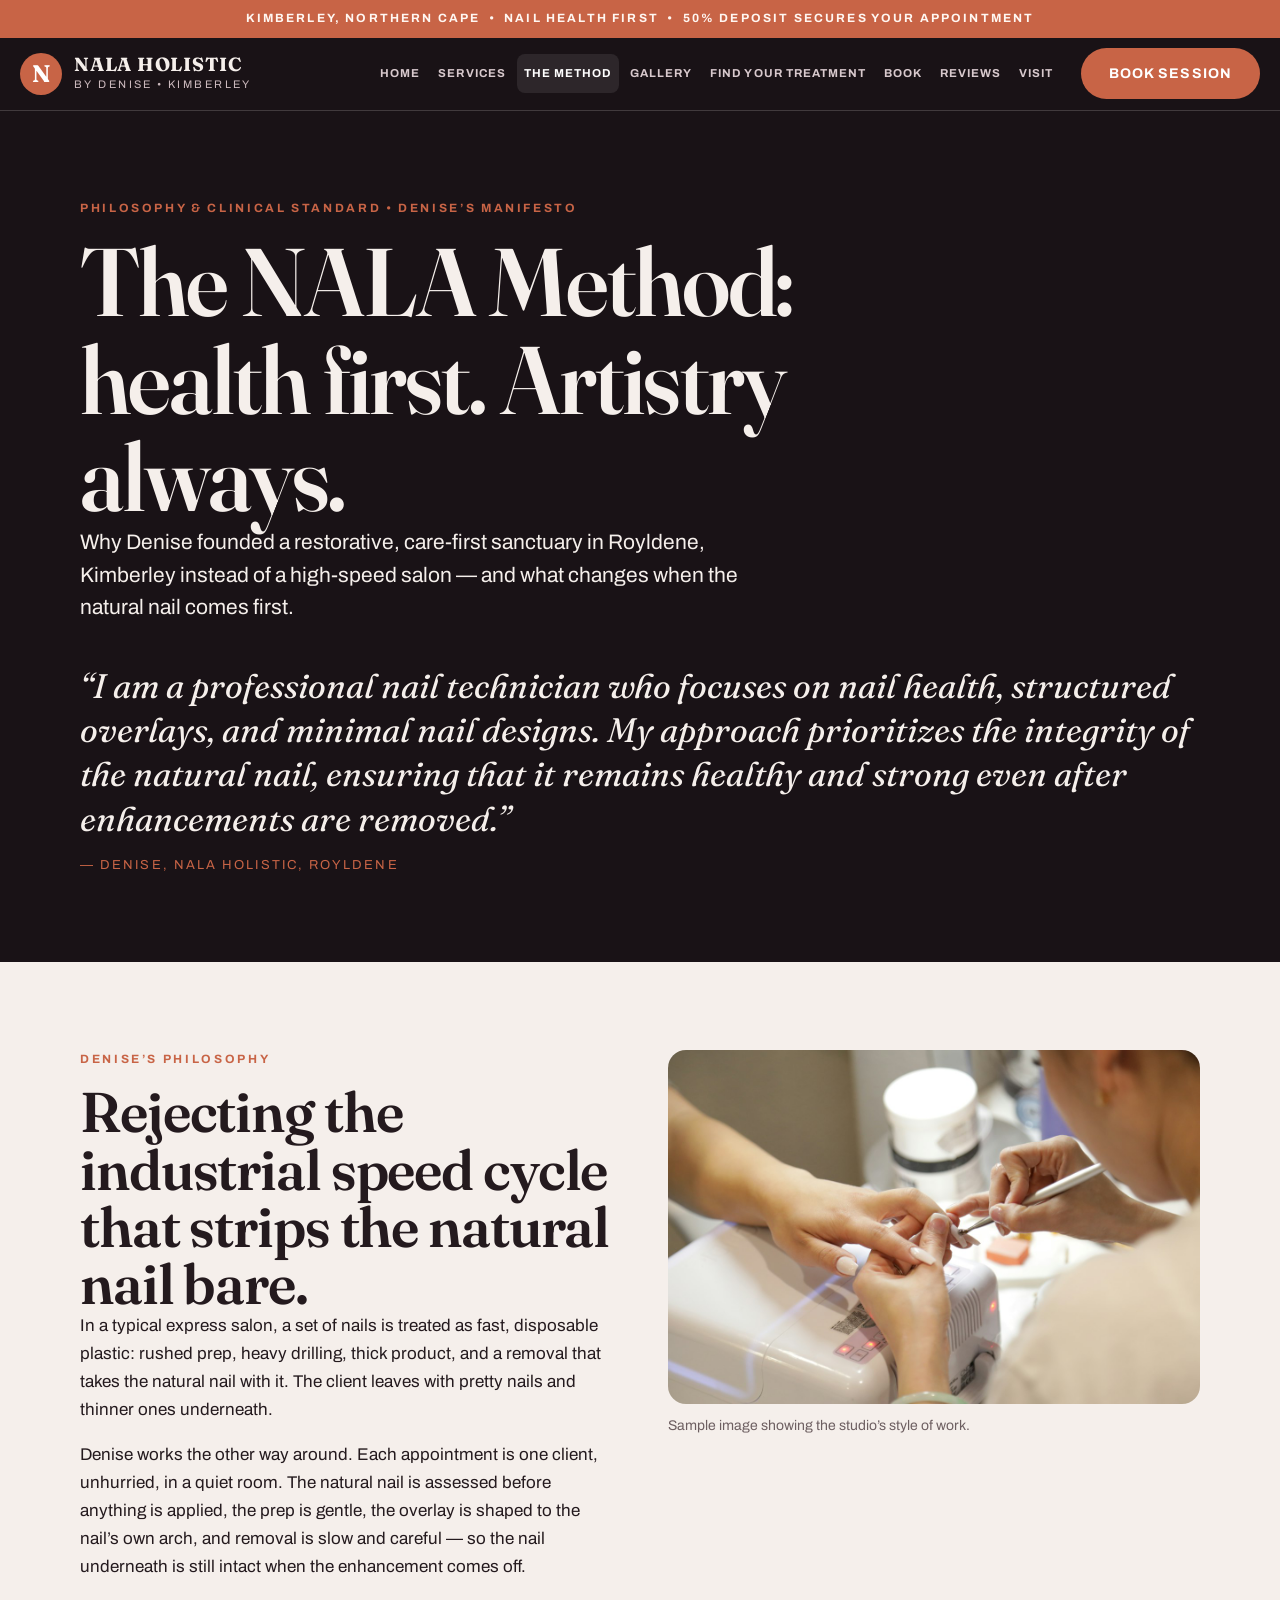
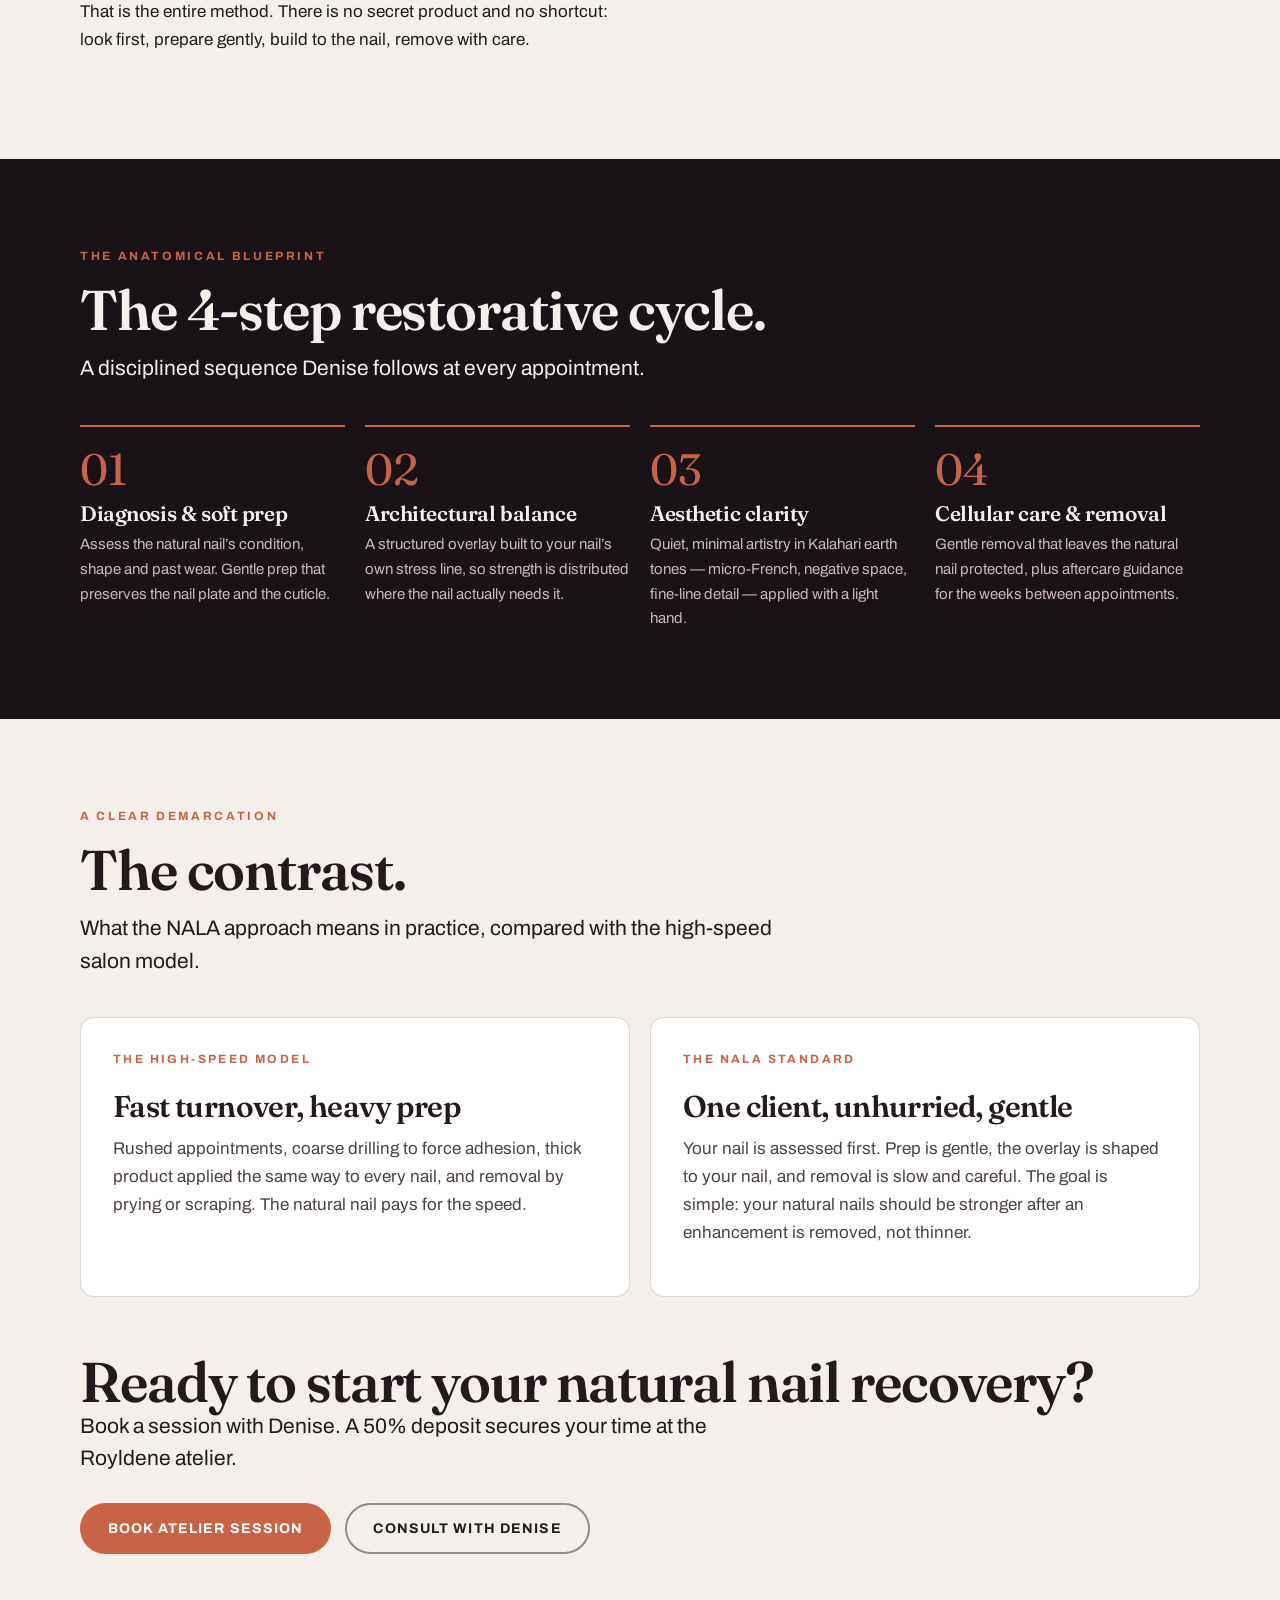
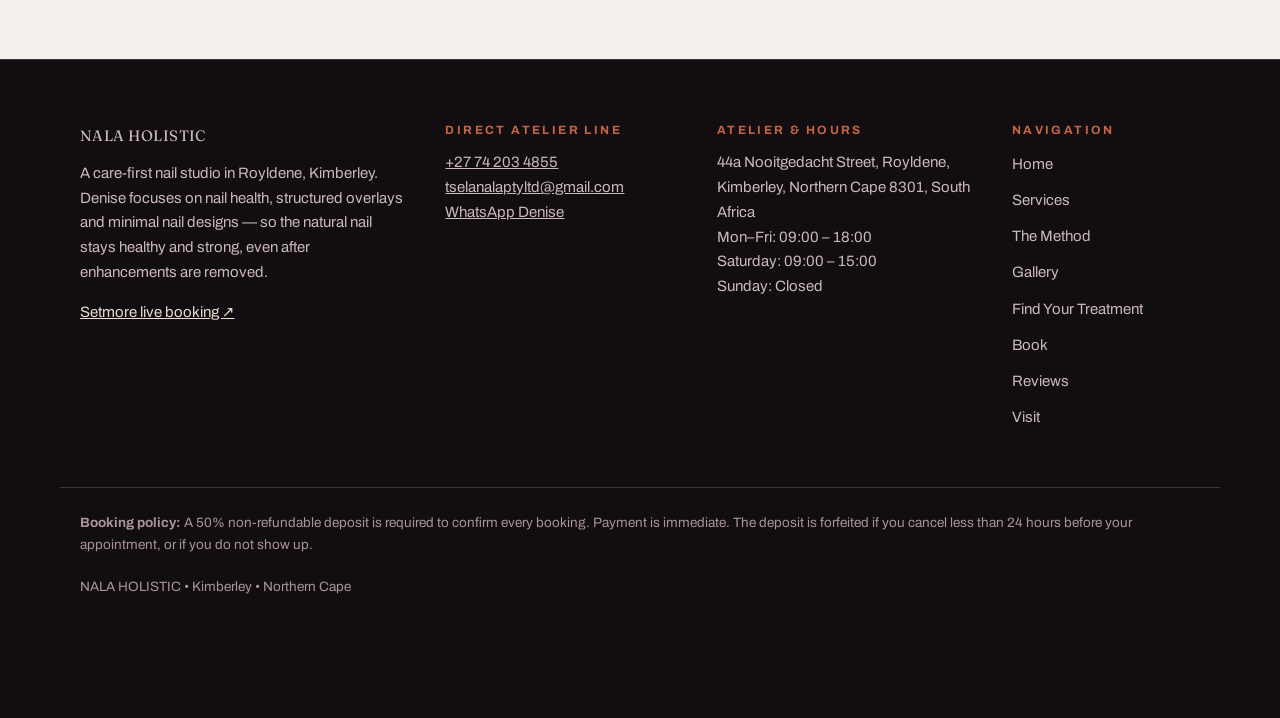
<file: method.html>
<!DOCTYPE html>
<html lang="en-ZA"><head><meta charset="utf-8">
<meta name="viewport" content="width=device-width, initial-scale=1">
<title>The NALA Method — health-first nail care in Kimberley | NALA HOLISTIC &mdash; Nail Studio, Kimberley</title>
<meta name="description" content="The NALA Method: Denise&rsquo;s health-first approach to nails in Kimberley — assess first, prepare gently, build to the nail, remove with care.">
<link rel="stylesheet" href="assets/css/style.css"><script type="application/ld+json">{"@context":"https://schema.org","@type":"NailSalon","name":"NALA HOLISTIC","description":"Care-first nail studio in Royldene, Kimberley. Nail health, structured overlays and minimal nail designs.","address":{"@type":"PostalAddress","streetAddress":"44a Nooitgedacht Street, Royldene","addressLocality":"Kimberley","postalCode":"8301","addressRegion":"Northern Cape","addressCountry":"ZA"},"telephone":"+27742034855","email":"tselanalaptyltd@gmail.com","url":"https://nalaholistic.setmore.com/","openingHours":["Mo-Fr 09:00-18:00","Sa 09:00-15:00"]}</script></head>
<body><a class="skip" href="#main">Skip to content</a>
<div class="ticker" role="note">Kimberley, Northern Cape &nbsp;&bull;&nbsp; Nail health first &nbsp;&bull;&nbsp; 50% deposit secures your appointment</div>
<header class="site-header"><div class="wrap head-in">
<a class="brand" href="index.html"><span class="brand-mark">N</span><span class="brand-txt"><strong>NALA HOLISTIC</strong><em>By Denise &bull; Kimberley</em></span></a>
<button class="nav-toggle" aria-expanded="false" aria-controls="mainnav" aria-label="Toggle menu"><span></span><span></span><span></span></button>
<nav id="mainnav" aria-label="Main navigation"><ul><li><a href="index.html">Home</a></li><li><a href="services.html">Services</a></li><li><a href="method.html" class="active" aria-current="page">The Method</a></li><li><a href="gallery.html">Gallery</a></li><li><a href="quiz.html">Find Your Treatment</a></li><li><a href="book.html">Book</a></li><li><a href="reviews.html">Reviews</a></li><li><a href="visit.html">Visit</a></li></ul></nav>
<div class="head-cta"><a class="wa-link" href="https://wa.me/27742034855" target="_blank" rel="noopener">WhatsApp</a><a class="btn btn-terra" href="book.html">Book session</a></div>
</div></header>
<main id="main">
<section class="sec-dark"><div class="wrap">
<div class="sec-head reveal"><p class="eyebrow">Philosophy &amp; clinical standard &bull; Denise&rsquo;s manifesto</p>
<h1>The NALA Method: health first. Artistry always.</h1>
<p class="lede">Why Denise founded a restorative, care-first sanctuary in Royldene, Kimberley instead of a high-speed salon &mdash; and what changes when the natural nail comes first.</p></div>
<blockquote class="quote reveal">&ldquo;I am a professional nail technician who focuses on nail health, structured overlays, and minimal nail designs. My approach prioritizes the integrity of the natural nail, ensuring that it remains healthy and strong even after enhancements are removed.&rdquo;<cite>&mdash; Denise, NALA HOLISTIC, Royldene</cite></blockquote>
</div></section>
<section class="sec-sand"><div class="wrap grid-2">
<div class="reveal"><p class="eyebrow">Denise&rsquo;s philosophy</p><h2>Rejecting the industrial speed cycle that strips the natural nail bare.</h2>
<p>In a typical express salon, a set of nails is treated as fast, disposable plastic: rushed prep, heavy drilling, thick product, and a removal that takes the natural nail with it. The client leaves with pretty nails and thinner ones underneath.</p>
<p>Denise works the other way around. Each appointment is one client, unhurried, in a quiet room. The natural nail is assessed before anything is applied, the prep is gentle, the overlay is shaped to the nail&rsquo;s own arch, and removal is slow and careful &mdash; so the nail underneath is still intact when the enhancement comes off.</p>
<p>That is the entire method. There is no secret product and no shortcut: look first, prepare gently, build to the nail, remove with care.</p></div>
<figure class="reveal"><img src="assets/img/manicure-work.jpg" alt="Denise&rsquo;s style of work: careful shaping at the atelier table (sample image)" loading="lazy">
<figcaption class="muted" style="margin-top:10px;font-size:14px">Sample image showing the studio&rsquo;s style of work.</figcaption></figure>
</div></section>
<section class="sec-dark"><div class="wrap">
<div class="sec-head reveal"><p class="eyebrow">The anatomical blueprint</p><h2>The 4-step restorative cycle.</h2>
<p class="lede">A disciplined sequence Denise follows at every appointment.</p></div>
<div class="steps">
<div class="step reveal"><p class="n">01</p><h3>Diagnosis &amp; soft prep</h3><p>Assess the natural nail&rsquo;s condition, shape and past wear. Gentle prep that preserves the nail plate and the cuticle.</p></div>
<div class="step reveal"><p class="n">02</p><h3>Architectural balance</h3><p>A structured overlay built to your nail&rsquo;s own stress line, so strength is distributed where the nail actually needs it.</p></div>
<div class="step reveal"><p class="n">03</p><h3>Aesthetic clarity</h3><p>Quiet, minimal artistry in Kalahari earth tones &mdash; micro-French, negative space, fine-line detail &mdash; applied with a light hand.</p></div>
<div class="step reveal"><p class="n">04</p><h3>Cellular care &amp; removal</h3><p>Gentle removal that leaves the natural nail protected, plus aftercare guidance for the weeks between appointments.</p></div>
</div></div></section>
<section class="sec-sand"><div class="wrap">
<div class="sec-head reveal"><p class="eyebrow">A clear demarcation</p><h2>The contrast.</h2>
<p class="lede">What the NALA approach means in practice, compared with the high-speed salon model.</p></div>
<div class="svc-grid">
<article class="svc reveal"><p class="ritual">The high-speed model</p><h3>Fast turnover, heavy prep</h3><p>Rushed appointments, coarse drilling to force adhesion, thick product applied the same way to every nail, and removal by prying or scraping. The natural nail pays for the speed.</p></article>
<article class="svc reveal"><p class="ritual">The NALA standard</p><h3>One client, unhurried, gentle</h3><p>Your nail is assessed first. Prep is gentle, the overlay is shaped to your nail, and removal is slow and careful. The goal is simple: your natural nails should be stronger after an enhancement is removed, not thinner.</p></article>
</div>
<div style="margin-top:56px;text-align:left" class="reveal"><h2>Ready to start your natural nail recovery?</h2>
<p class="lede">Book a session with Denise. A 50% deposit secures your time at the Royldene atelier.</p>
<p class="cta-row"><a class="btn btn-terra" href="book.html">Book atelier session</a><a class="btn btn-ghost-dark" href="https://wa.me/27742034855" target="_blank" rel="noopener">Consult with Denise</a></p></div>
</div></section>
</main>
<footer class="site-footer"><div class="wrap foot-grid">
<div><p class="foot-brand">NALA HOLISTIC</p><p class="foot-note">A care-first nail studio in Royldene, Kimberley. Denise focuses on nail health, structured overlays and minimal nail designs &mdash; so the natural nail stays healthy and strong, even after enhancements are removed.</p>
<p class="foot-note"><a href="https://nalaholistic.setmore.com/" target="_blank" rel="noopener">Setmore live booking &nearr;</a></p></div>
<div><h3>Direct atelier line</h3><p><a href="tel:+27742034855">+27 74 203 4855</a><br><a href="mailto:tselanalaptyltd@gmail.com">tselanalaptyltd@gmail.com</a><br><a href="https://wa.me/27742034855" target="_blank" rel="noopener">WhatsApp Denise</a></p></div>
<div><h3>Atelier &amp; hours</h3><p>44a Nooitgedacht Street, Royldene, Kimberley, Northern Cape 8301, South Africa<br>Mon&ndash;Fri: 09:00 &ndash; 18:00<br>Saturday: 09:00 &ndash; 15:00<br>Sunday: Closed</p></div>
<div><h3>Navigation</h3><ul class="foot-nav"><li><a href="index.html">Home</a></li><li><a href="services.html">Services</a></li><li><a href="method.html">The Method</a></li><li><a href="gallery.html">Gallery</a></li><li><a href="quiz.html">Find Your Treatment</a></li><li><a href="book.html">Book</a></li><li><a href="reviews.html">Reviews</a></li><li><a href="visit.html">Visit</a></li></ul></div>
</div><div class="wrap foot-base"><p><strong>Booking policy:</strong> A 50% non-refundable deposit is required to confirm every booking. Payment is immediate. The deposit is forfeited if you cancel less than 24 hours before your appointment, or if you do not show up.</p><p>NALA HOLISTIC &bull; Kimberley &bull; Northern Cape</p></div></footer>
<div class="sticky-bar"><a class="btn btn-wa" href="https://wa.me/27742034855" target="_blank" rel="noopener">WhatsApp Denise</a><a class="btn btn-terra" href="book.html">Book appointment</a></div>
<script src="assets/js/main.js"></script></body></html>
</file>
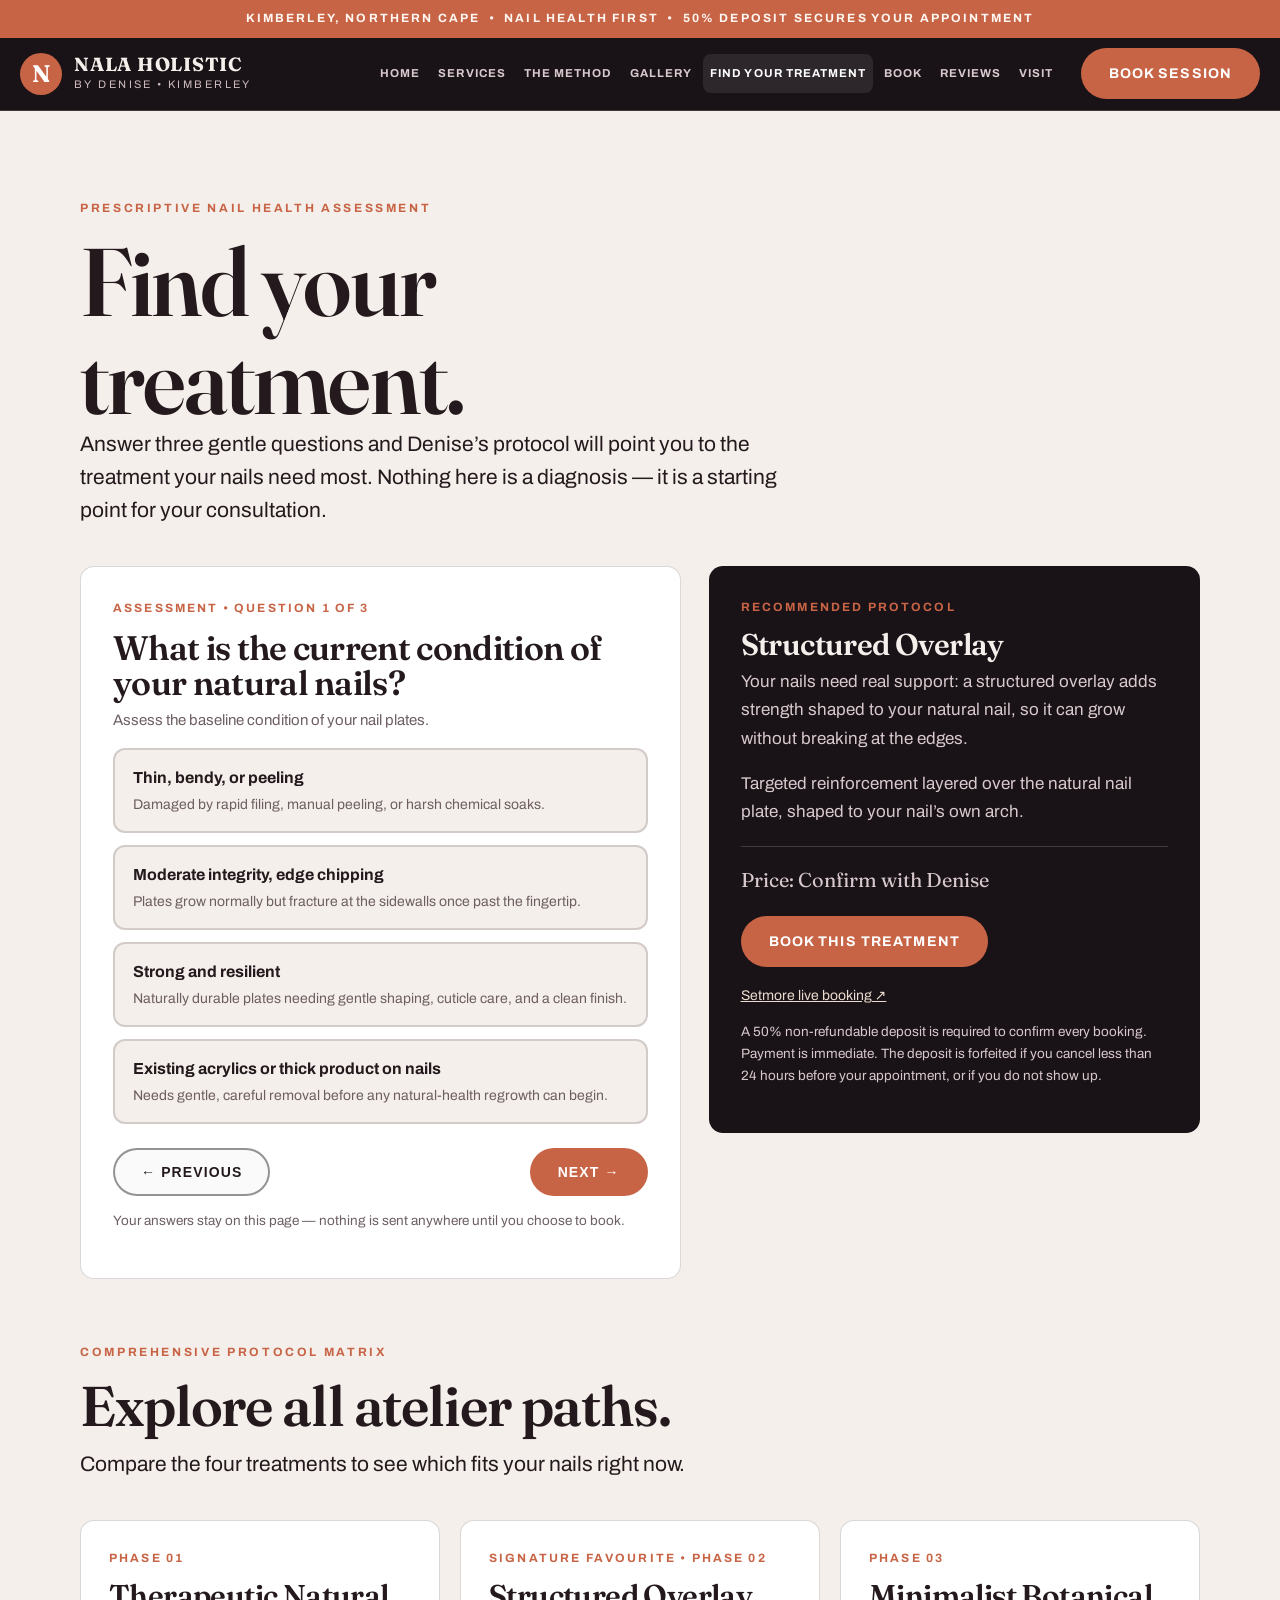
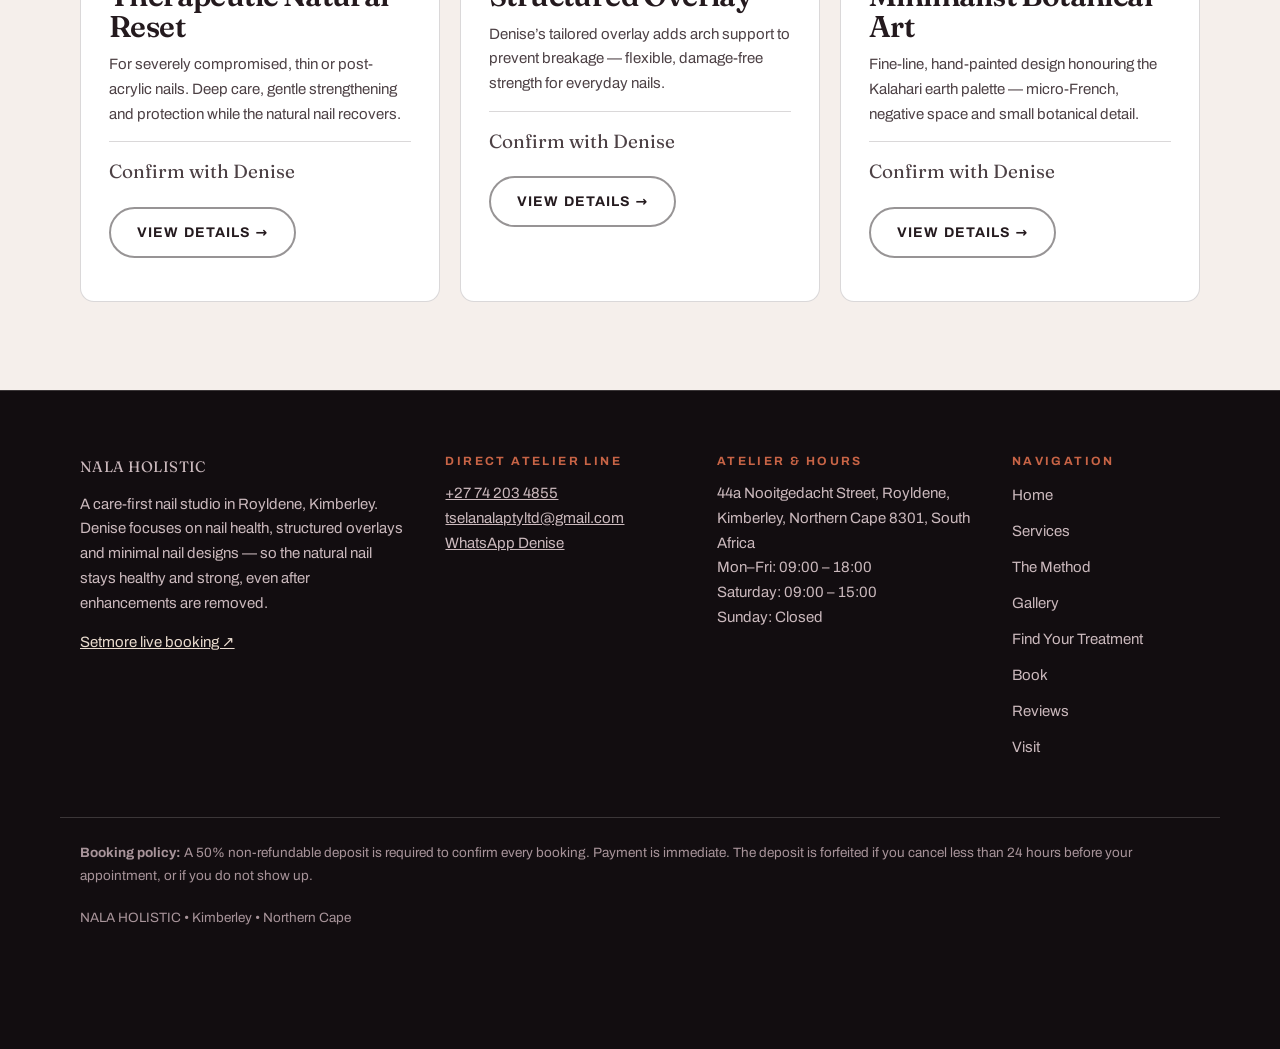
<file: quiz.html>
<!DOCTYPE html>
<html lang="en-ZA"><head><meta charset="utf-8">
<meta name="viewport" content="width=device-width, initial-scale=1">
<title>Find your treatment — nail health assessment | NALA HOLISTIC &mdash; Nail Studio, Kimberley</title>
<meta name="description" content="Three gentle questions point you to the right NALA HOLISTIC treatment in Kimberley: restoration, structured overlay, minimal design or safe removal.">
<link rel="stylesheet" href="assets/css/style.css"><script type="application/ld+json">{"@context":"https://schema.org","@type":"NailSalon","name":"NALA HOLISTIC","description":"Care-first nail studio in Royldene, Kimberley. Nail health, structured overlays and minimal nail designs.","address":{"@type":"PostalAddress","streetAddress":"44a Nooitgedacht Street, Royldene","addressLocality":"Kimberley","postalCode":"8301","addressRegion":"Northern Cape","addressCountry":"ZA"},"telephone":"+27742034855","email":"tselanalaptyltd@gmail.com","url":"https://nalaholistic.setmore.com/","openingHours":["Mo-Fr 09:00-18:00","Sa 09:00-15:00"]}</script></head>
<body><a class="skip" href="#main">Skip to content</a>
<div class="ticker" role="note">Kimberley, Northern Cape &nbsp;&bull;&nbsp; Nail health first &nbsp;&bull;&nbsp; 50% deposit secures your appointment</div>
<header class="site-header"><div class="wrap head-in">
<a class="brand" href="index.html"><span class="brand-mark">N</span><span class="brand-txt"><strong>NALA HOLISTIC</strong><em>By Denise &bull; Kimberley</em></span></a>
<button class="nav-toggle" aria-expanded="false" aria-controls="mainnav" aria-label="Toggle menu"><span></span><span></span><span></span></button>
<nav id="mainnav" aria-label="Main navigation"><ul><li><a href="index.html">Home</a></li><li><a href="services.html">Services</a></li><li><a href="method.html">The Method</a></li><li><a href="gallery.html">Gallery</a></li><li><a href="quiz.html" class="active" aria-current="page">Find Your Treatment</a></li><li><a href="book.html">Book</a></li><li><a href="reviews.html">Reviews</a></li><li><a href="visit.html">Visit</a></li></ul></nav>
<div class="head-cta"><a class="wa-link" href="https://wa.me/27742034855" target="_blank" rel="noopener">WhatsApp</a><a class="btn btn-terra" href="book.html">Book session</a></div>
</div></header>
<main id="main">
<section class="sec-sand"><div class="wrap">
<div class="sec-head reveal"><p class="eyebrow">Prescriptive nail health assessment</p>
<h1>Find your treatment.</h1>
<p class="lede">Answer three gentle questions and Denise&rsquo;s protocol will point you to the treatment your nails need most. Nothing here is a diagnosis &mdash; it is a starting point for your consultation.</p></div>
<div class="quiz-layout">
<div class="quiz-panel reveal" id="quizPanel">
<p class="phase" id="quizPhase">Assessment &bull; Question 1 of 3</p>
<h2 id="quizQ">What is the current condition of your natural nails?</h2>
<p class="muted" id="quizSub" style="font-size:15px">Assess the baseline condition of your nail plates.</p>
<div id="quizOpts" role="group" aria-label="Quiz options"></div>
<div class="quiz-nav"><button class="btn btn-ghost-dark" id="quizPrev" type="button" disabled>&larr; Previous</button>
<button class="btn btn-terra" id="quizNext" type="button" disabled>Next &rarr;</button></div>
<p class="form-note">Your answers stay on this page &mdash; nothing is sent anywhere until you choose to book.</p>
</div>
<aside class="rec-panel reveal" aria-live="polite">
<p class="phase">Recommended protocol</p>
<h3 id="recTitle">Structured Overlay</h3>
<p id="recWhy">Answer the questions and your recommendation will appear here, with the reason Denise would suggest it.</p>
<p id="recDetail">A structured overlay adds strength shaped to your natural nail, so it can grow without breaking at the edges.</p>
<p class="rec-price" id="recPrice">Price: Confirm with Denise</p>
<p style="margin-top:20px"><a class="btn btn-terra" id="recBook" href="book.html?treatment=overlays">Book this treatment</a></p>
<p style="margin-top:14px;font-size:14px"><a href="https://nalaholistic.setmore.com/" target="_blank" rel="noopener" style="color:var(--sand)">Setmore live booking &nearr;</a></p>
<p style="font-size:13.5px;margin-top:14px">A 50% non-refundable deposit is required to confirm every booking. Payment is immediate. The deposit is forfeited if you cancel less than 24 hours before your appointment, or if you do not show up.</p>
</aside>
</div>
<div style="margin-top:64px">
<div class="sec-head reveal"><p class="eyebrow">Comprehensive protocol matrix</p><h2>Explore all atelier paths.</h2>
<p class="lede">Compare the four treatments to see which fits your nails right now.</p></div>
<div class="tiers">
<article class="tier reveal"><p class="phase">Phase 01</p><h3>Therapeutic Natural Reset</h3><p>For severely compromised, thin or post-acrylic nails. Deep care, gentle strengthening and protection while the natural nail recovers.</p><p class="price">Confirm with Denise</p><p style="margin-top:14px"><a class="btn btn-ghost-dark" href="book.html?treatment=restoration">View details &rarr;</a></p></article>
<article class="tier reveal"><p class="phase">Signature favourite &bull; Phase 02</p><h3>Structured Overlay</h3><p>Denise&rsquo;s tailored overlay adds arch support to prevent breakage &mdash; flexible, damage-free strength for everyday nails.</p><p class="price">Confirm with Denise</p><p style="margin-top:14px"><a class="btn btn-ghost-dark" href="book.html?treatment=overlays">View details &rarr;</a></p></article>
<article class="tier reveal"><p class="phase">Phase 03</p><h3>Minimalist Botanical Art</h3><p>Fine-line, hand-painted design honouring the Kalahari earth palette &mdash; micro-French, negative space and small botanical detail.</p><p class="price">Confirm with Denise</p><p style="margin-top:14px"><a class="btn btn-ghost-dark" href="book.html?treatment=minimal">View details &rarr;</a></p></article>
</div></div>
</div></section>
</main>
<footer class="site-footer"><div class="wrap foot-grid">
<div><p class="foot-brand">NALA HOLISTIC</p><p class="foot-note">A care-first nail studio in Royldene, Kimberley. Denise focuses on nail health, structured overlays and minimal nail designs &mdash; so the natural nail stays healthy and strong, even after enhancements are removed.</p>
<p class="foot-note"><a href="https://nalaholistic.setmore.com/" target="_blank" rel="noopener">Setmore live booking &nearr;</a></p></div>
<div><h3>Direct atelier line</h3><p><a href="tel:+27742034855">+27 74 203 4855</a><br><a href="mailto:tselanalaptyltd@gmail.com">tselanalaptyltd@gmail.com</a><br><a href="https://wa.me/27742034855" target="_blank" rel="noopener">WhatsApp Denise</a></p></div>
<div><h3>Atelier &amp; hours</h3><p>44a Nooitgedacht Street, Royldene, Kimberley, Northern Cape 8301, South Africa<br>Mon&ndash;Fri: 09:00 &ndash; 18:00<br>Saturday: 09:00 &ndash; 15:00<br>Sunday: Closed</p></div>
<div><h3>Navigation</h3><ul class="foot-nav"><li><a href="index.html">Home</a></li><li><a href="services.html">Services</a></li><li><a href="method.html">The Method</a></li><li><a href="gallery.html">Gallery</a></li><li><a href="quiz.html">Find Your Treatment</a></li><li><a href="book.html">Book</a></li><li><a href="reviews.html">Reviews</a></li><li><a href="visit.html">Visit</a></li></ul></div>
</div><div class="wrap foot-base"><p><strong>Booking policy:</strong> A 50% non-refundable deposit is required to confirm every booking. Payment is immediate. The deposit is forfeited if you cancel less than 24 hours before your appointment, or if you do not show up.</p><p>NALA HOLISTIC &bull; Kimberley &bull; Northern Cape</p></div></footer>
<div class="sticky-bar"><a class="btn btn-wa" href="https://wa.me/27742034855" target="_blank" rel="noopener">WhatsApp Denise</a><a class="btn btn-terra" href="book.html">Book appointment</a></div>
<script src="assets/js/main.js"></script></body></html>
</file>
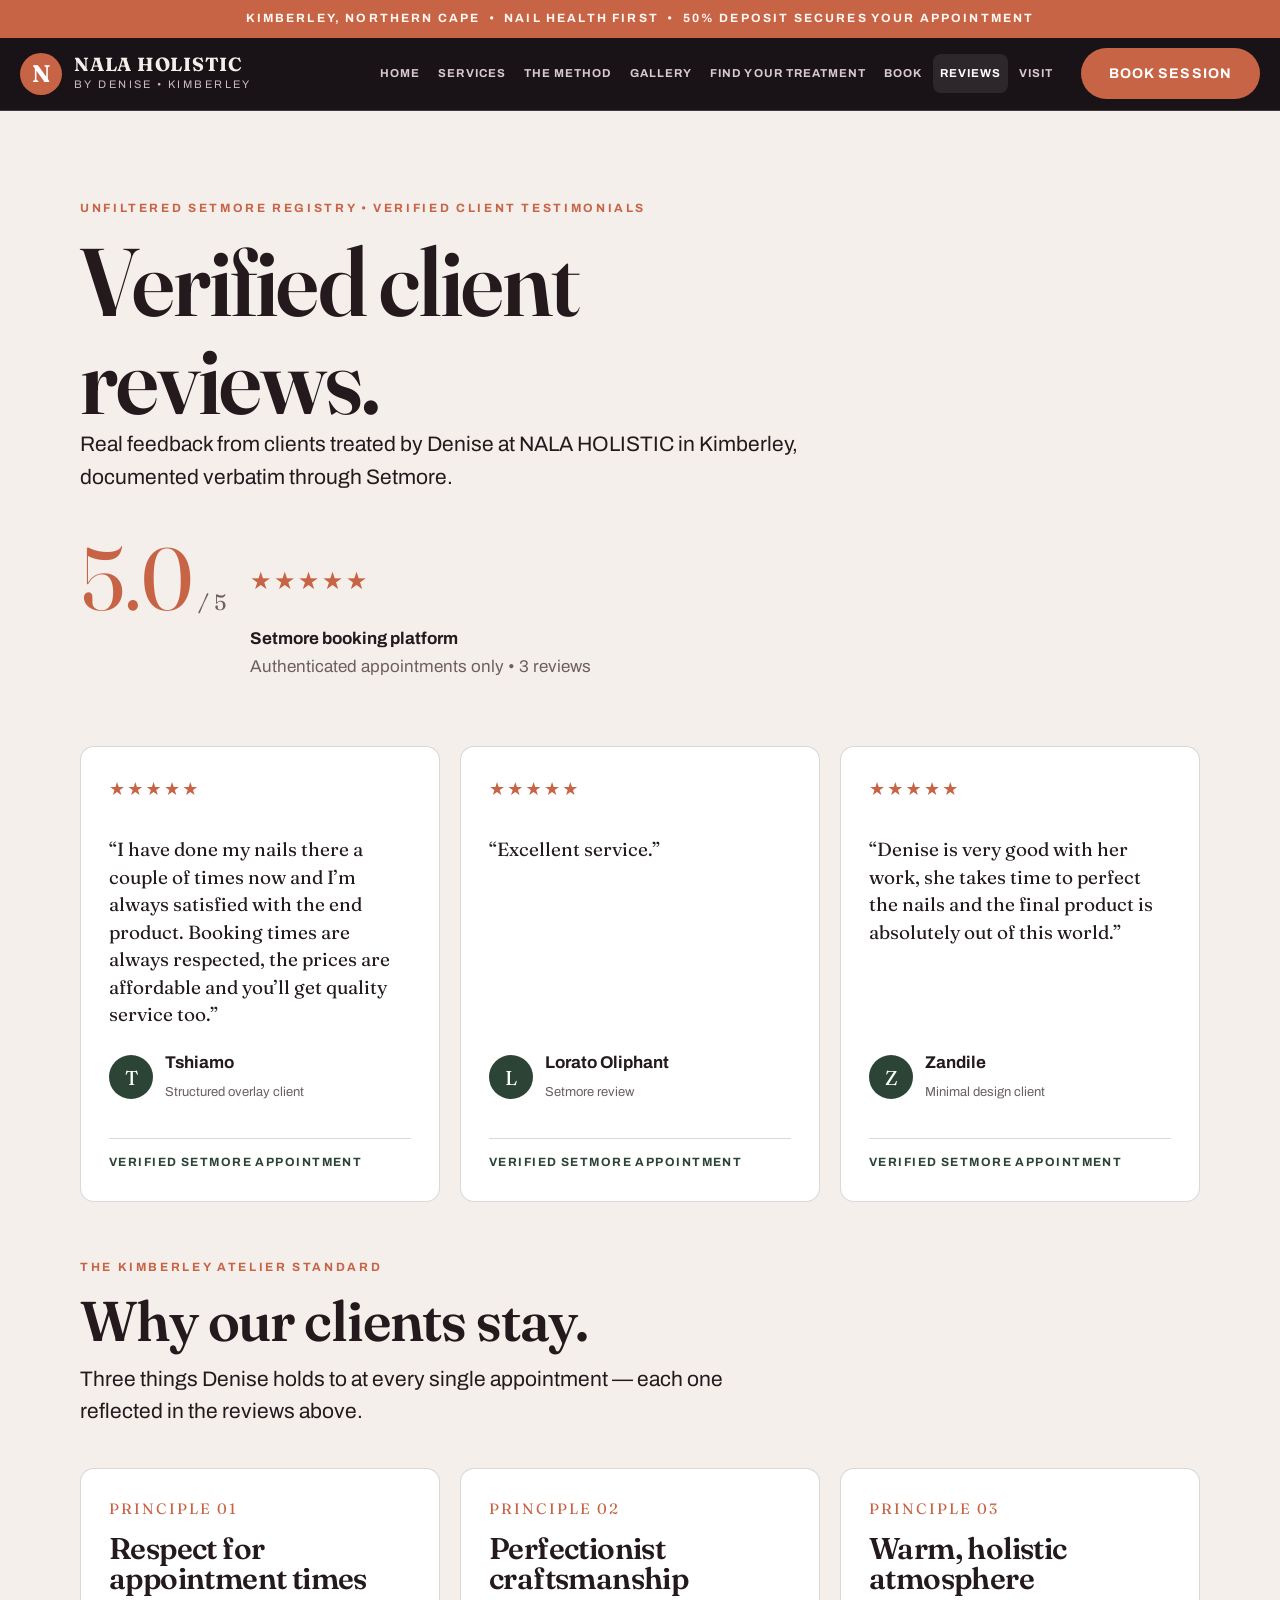
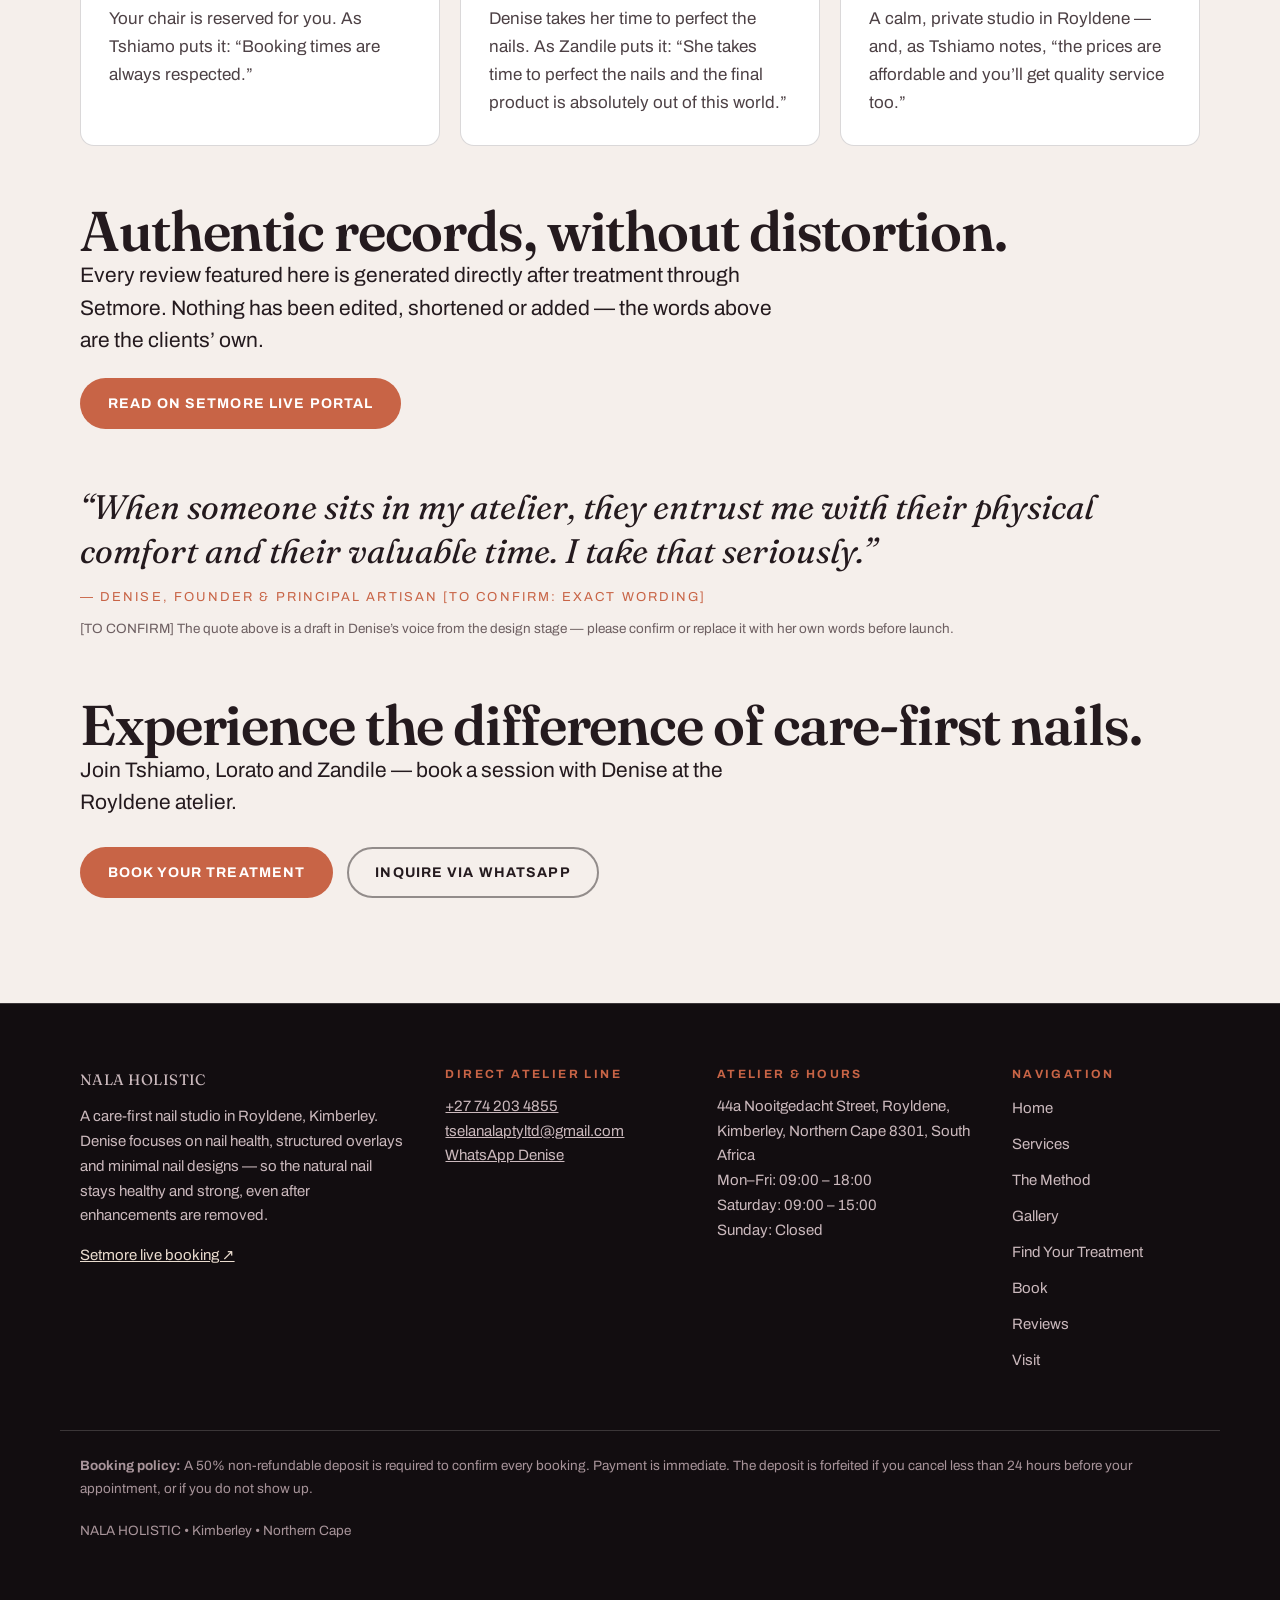
<file: reviews.html>
<!DOCTYPE html>
<html lang="en-ZA"><head><meta charset="utf-8">
<meta name="viewport" content="width=device-width, initial-scale=1">
<title>Reviews — verified Setmore reviews, 5.0 stars | NALA HOLISTIC &mdash; Nail Studio, Kimberley</title>
<meta name="description" content="The 3 verified Setmore reviews for NALA HOLISTIC, Kimberley: Tshiamo, Lorato Oliphant and Zandile — 5.0 out of 5, quoted verbatim.">
<link rel="stylesheet" href="assets/css/style.css"><script type="application/ld+json">{"@context":"https://schema.org","@type":"NailSalon","name":"NALA HOLISTIC","description":"Care-first nail studio in Royldene, Kimberley. Nail health, structured overlays and minimal nail designs.","address":{"@type":"PostalAddress","streetAddress":"44a Nooitgedacht Street, Royldene","addressLocality":"Kimberley","postalCode":"8301","addressRegion":"Northern Cape","addressCountry":"ZA"},"telephone":"+27742034855","email":"tselanalaptyltd@gmail.com","url":"https://nalaholistic.setmore.com/","openingHours":["Mo-Fr 09:00-18:00","Sa 09:00-15:00"]}</script></head>
<body><a class="skip" href="#main">Skip to content</a>
<div class="ticker" role="note">Kimberley, Northern Cape &nbsp;&bull;&nbsp; Nail health first &nbsp;&bull;&nbsp; 50% deposit secures your appointment</div>
<header class="site-header"><div class="wrap head-in">
<a class="brand" href="index.html"><span class="brand-mark">N</span><span class="brand-txt"><strong>NALA HOLISTIC</strong><em>By Denise &bull; Kimberley</em></span></a>
<button class="nav-toggle" aria-expanded="false" aria-controls="mainnav" aria-label="Toggle menu"><span></span><span></span><span></span></button>
<nav id="mainnav" aria-label="Main navigation"><ul><li><a href="index.html">Home</a></li><li><a href="services.html">Services</a></li><li><a href="method.html">The Method</a></li><li><a href="gallery.html">Gallery</a></li><li><a href="quiz.html">Find Your Treatment</a></li><li><a href="book.html">Book</a></li><li><a href="reviews.html" class="active" aria-current="page">Reviews</a></li><li><a href="visit.html">Visit</a></li></ul></nav>
<div class="head-cta"><a class="wa-link" href="https://wa.me/27742034855" target="_blank" rel="noopener">WhatsApp</a><a class="btn btn-terra" href="book.html">Book session</a></div>
</div></header>
<main id="main">
<section class="sec-sand"><div class="wrap">
<div class="sec-head reveal"><p class="eyebrow">Unfiltered Setmore registry &bull; Verified client testimonials</p>
<h1>Verified client reviews.</h1>
<p class="lede">Real feedback from clients treated by Denise at NALA HOLISTIC in Kimberley, documented verbatim through Setmore.</p></div>
<div class="score-hero reveal"><p class="score-big">5.0<small> / 5</small></p>
<div><p class="stars" style="color:var(--terra);font-size:24px;letter-spacing:.1em">&#9733;&#9733;&#9733;&#9733;&#9733;</p>
<p style="margin:0"><strong>Setmore booking platform</strong><br><span class="muted">Authenticated appointments only &bull; 3 reviews</span></p></div></div>
<div class="reviews-grid"><article class="review-card"><p class="stars" aria-label="5 out of 5 stars">&#9733;&#9733;&#9733;&#9733;&#9733;</p><blockquote>&ldquo;I have done my nails there a couple of times now and I&rsquo;m always satisfied with the end product. Booking times are always respected, the prices are affordable and you&rsquo;ll get quality service too.&rdquo;</blockquote><p class="review-who"><span class="avatar" aria-hidden="true">T</span><span><strong>Tshiamo</strong><br><span class="muted">Structured overlay client</span></span></p><p class="verified">Verified Setmore appointment</p></article><article class="review-card"><p class="stars" aria-label="5 out of 5 stars">&#9733;&#9733;&#9733;&#9733;&#9733;</p><blockquote>&ldquo;Excellent service.&rdquo;</blockquote><p class="review-who"><span class="avatar" aria-hidden="true">L</span><span><strong>Lorato Oliphant</strong><br><span class="muted">Setmore review</span></span></p><p class="verified">Verified Setmore appointment</p></article><article class="review-card"><p class="stars" aria-label="5 out of 5 stars">&#9733;&#9733;&#9733;&#9733;&#9733;</p><blockquote>&ldquo;Denise is very good with her work, she takes time to perfect the nails and the final product is absolutely out of this world.&rdquo;</blockquote><p class="review-who"><span class="avatar" aria-hidden="true">Z</span><span><strong>Zandile</strong><br><span class="muted">Minimal design client</span></span></p><p class="verified">Verified Setmore appointment</p></article></div>
<div style="margin-top:56px">
<div class="sec-head reveal"><p class="eyebrow">The Kimberley atelier standard</p><h2>Why our clients stay.</h2>
<p class="lede">Three things Denise holds to at every single appointment &mdash; each one reflected in the reviews above.</p></div>
<div class="principles">
<article class="pillar reveal" style="background:#fff;border-color:var(--line)"><p class="num">Principle 01</p><h3 style="color:var(--ink)">Respect for appointment times</h3><p style="color:#4d4145">Your chair is reserved for you. As Tshiamo puts it: &ldquo;Booking times are always respected.&rdquo;</p></article>
<article class="pillar reveal" style="background:#fff;border-color:var(--line)"><p class="num">Principle 02</p><h3 style="color:var(--ink)">Perfectionist craftsmanship</h3><p style="color:#4d4145">Denise takes her time to perfect the nails. As Zandile puts it: &ldquo;She takes time to perfect the nails and the final product is absolutely out of this world.&rdquo;</p></article>
<article class="pillar reveal" style="background:#fff;border-color:var(--line)"><p class="num">Principle 03</p><h3 style="color:var(--ink)">Warm, holistic atmosphere</h3><p style="color:#4d4145">A calm, private studio in Royldene &mdash; and, as Tshiamo notes, &ldquo;the prices are affordable and you&rsquo;ll get quality service too.&rdquo;</p></article>
</div></div>
<div style="margin-top:56px" class="reveal"><h2>Authentic records, without distortion.</h2>
<p class="lede">Every review featured here is generated directly after treatment through Setmore. Nothing has been edited, shortened or added &mdash; the words above are the clients&rsquo; own.</p>
<p><a class="btn btn-terra" href="https://nalaholistic.setmore.com/" target="_blank" rel="noopener">Read on Setmore live portal</a></p></div>
<div style="margin-top:56px" class="reveal">
<blockquote class="quote" style="color:var(--ink)">&ldquo;When someone sits in my atelier, they entrust me with their physical comfort and their valuable time. I take that seriously.&rdquo;<cite>&mdash; Denise, Founder &amp; Principal Artisan [TO CONFIRM: exact wording]</cite></blockquote>
<p class="muted" style="font-size:13.5px;margin-top:12px">[TO CONFIRM] The quote above is a draft in Denise&rsquo;s voice from the design stage &mdash; please confirm or replace it with her own words before launch.</p></div>
<div style="margin-top:56px;text-align:left" class="reveal"><h2>Experience the difference of care-first nails.</h2>
<p class="lede">Join Tshiamo, Lorato and Zandile &mdash; book a session with Denise at the Royldene atelier.</p>
<p class="cta-row"><a class="btn btn-terra" href="book.html">Book your treatment</a><a class="btn btn-ghost-dark" href="https://wa.me/27742034855" target="_blank" rel="noopener">Inquire via WhatsApp</a></p></div>
</div></section>
</main>
<footer class="site-footer"><div class="wrap foot-grid">
<div><p class="foot-brand">NALA HOLISTIC</p><p class="foot-note">A care-first nail studio in Royldene, Kimberley. Denise focuses on nail health, structured overlays and minimal nail designs &mdash; so the natural nail stays healthy and strong, even after enhancements are removed.</p>
<p class="foot-note"><a href="https://nalaholistic.setmore.com/" target="_blank" rel="noopener">Setmore live booking &nearr;</a></p></div>
<div><h3>Direct atelier line</h3><p><a href="tel:+27742034855">+27 74 203 4855</a><br><a href="mailto:tselanalaptyltd@gmail.com">tselanalaptyltd@gmail.com</a><br><a href="https://wa.me/27742034855" target="_blank" rel="noopener">WhatsApp Denise</a></p></div>
<div><h3>Atelier &amp; hours</h3><p>44a Nooitgedacht Street, Royldene, Kimberley, Northern Cape 8301, South Africa<br>Mon&ndash;Fri: 09:00 &ndash; 18:00<br>Saturday: 09:00 &ndash; 15:00<br>Sunday: Closed</p></div>
<div><h3>Navigation</h3><ul class="foot-nav"><li><a href="index.html">Home</a></li><li><a href="services.html">Services</a></li><li><a href="method.html">The Method</a></li><li><a href="gallery.html">Gallery</a></li><li><a href="quiz.html">Find Your Treatment</a></li><li><a href="book.html">Book</a></li><li><a href="reviews.html">Reviews</a></li><li><a href="visit.html">Visit</a></li></ul></div>
</div><div class="wrap foot-base"><p><strong>Booking policy:</strong> A 50% non-refundable deposit is required to confirm every booking. Payment is immediate. The deposit is forfeited if you cancel less than 24 hours before your appointment, or if you do not show up.</p><p>NALA HOLISTIC &bull; Kimberley &bull; Northern Cape</p></div></footer>
<div class="sticky-bar"><a class="btn btn-wa" href="https://wa.me/27742034855" target="_blank" rel="noopener">WhatsApp Denise</a><a class="btn btn-terra" href="book.html">Book appointment</a></div>
<script src="assets/js/main.js"></script></body></html>
</file>
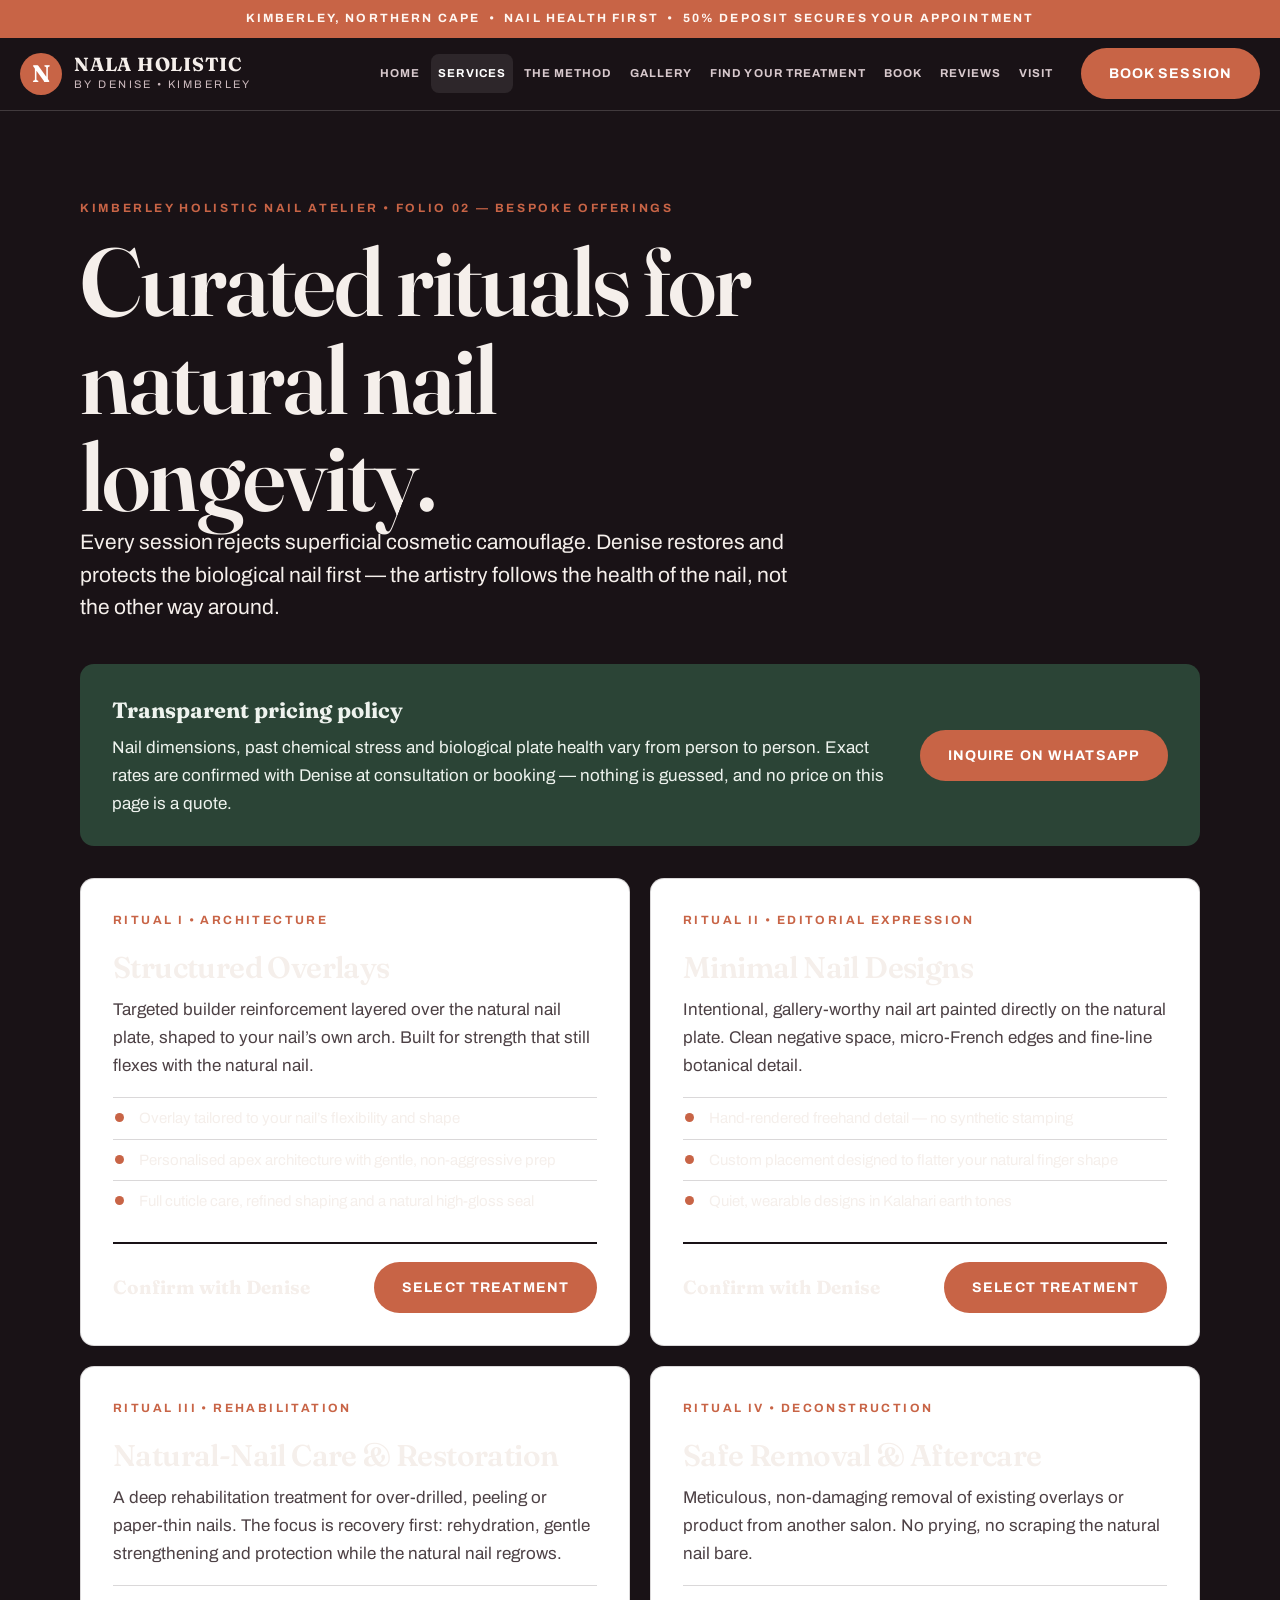
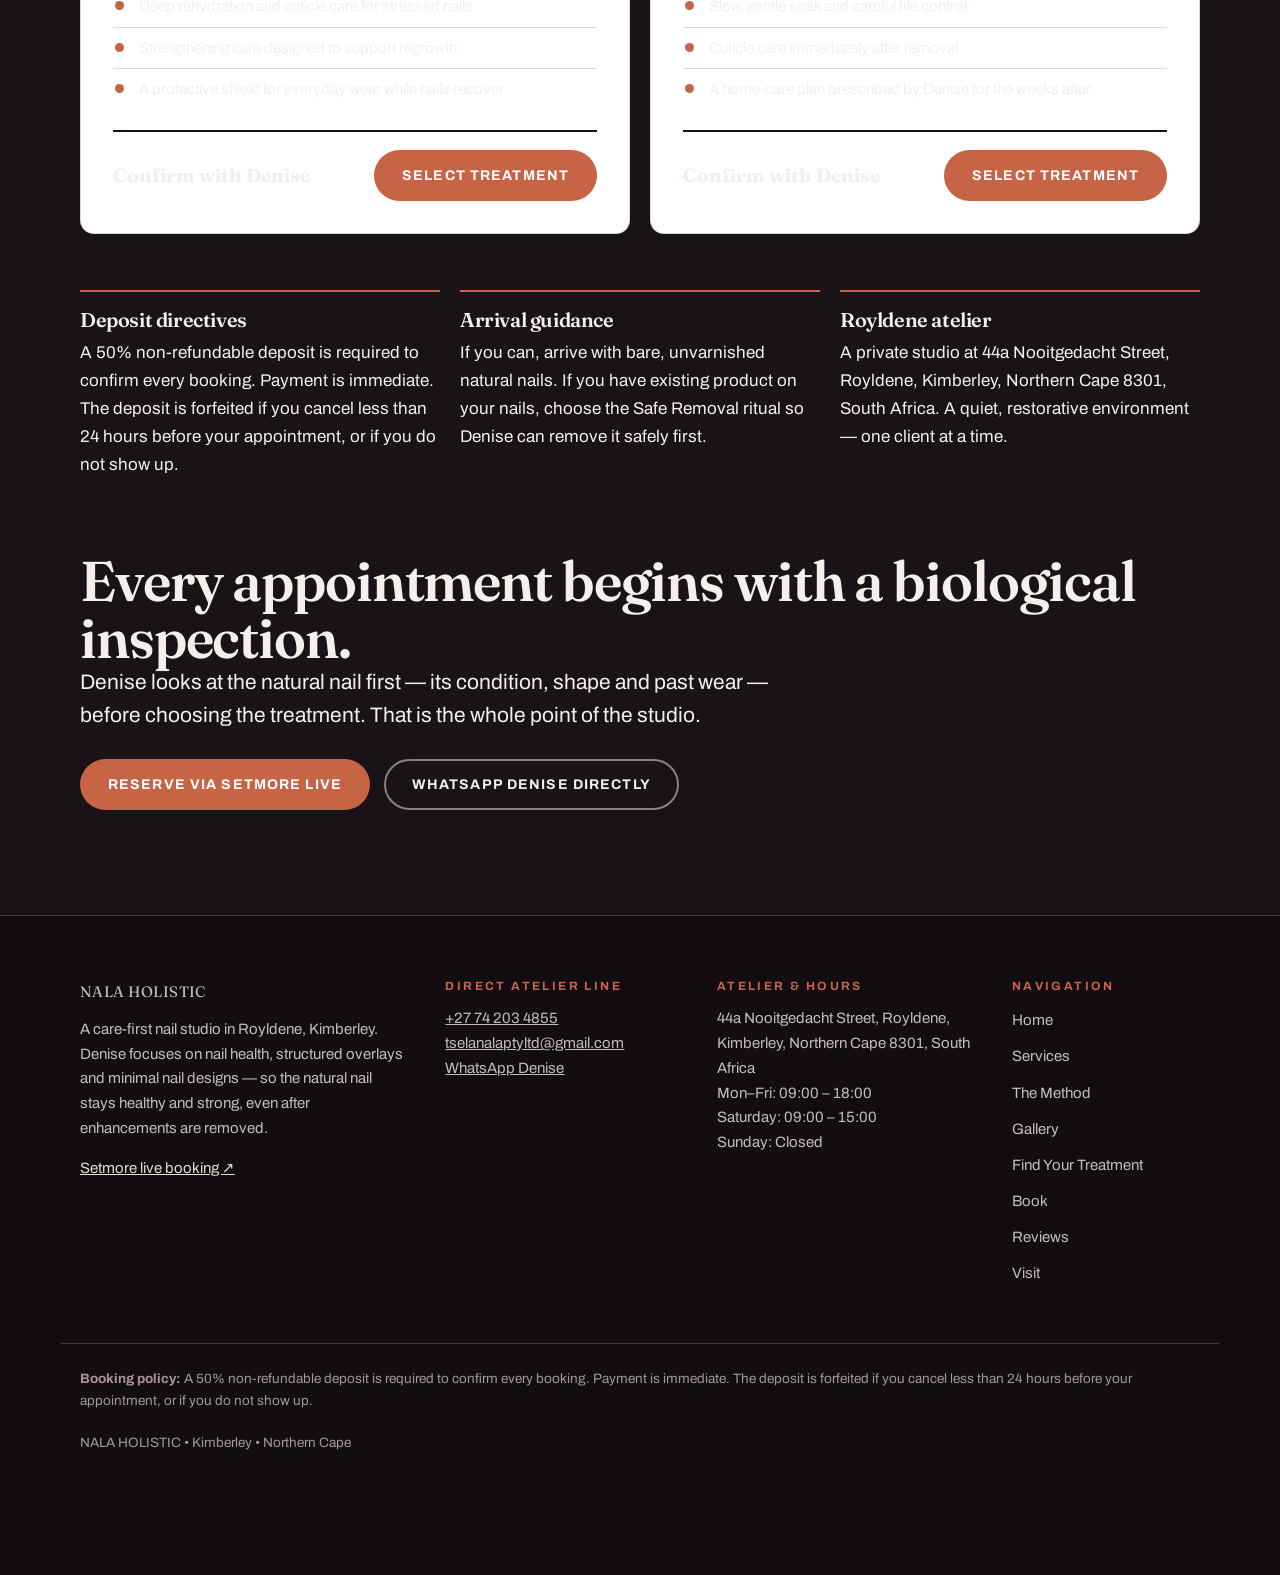
<file: services.html>
<!DOCTYPE html>
<html lang="en-ZA"><head><meta charset="utf-8">
<meta name="viewport" content="width=device-width, initial-scale=1">
<title>Services — structured overlays, minimal designs & nail restoration | NALA HOLISTIC &mdash; Nail Studio, Kimberley</title>
<meta name="description" content="Four bespoke rituals at NALA HOLISTIC, Kimberley: structured overlays, minimal nail designs, natural-nail care and restoration, and safe removal. Prices confirmed with Denise.">
<link rel="stylesheet" href="assets/css/style.css"><script type="application/ld+json">{"@context":"https://schema.org","@type":"NailSalon","name":"NALA HOLISTIC","description":"Care-first nail studio in Royldene, Kimberley. Nail health, structured overlays and minimal nail designs.","address":{"@type":"PostalAddress","streetAddress":"44a Nooitgedacht Street, Royldene","addressLocality":"Kimberley","postalCode":"8301","addressRegion":"Northern Cape","addressCountry":"ZA"},"telephone":"+27742034855","email":"tselanalaptyltd@gmail.com","url":"https://nalaholistic.setmore.com/","openingHours":["Mo-Fr 09:00-18:00","Sa 09:00-15:00"]}</script></head>
<body><a class="skip" href="#main">Skip to content</a>
<div class="ticker" role="note">Kimberley, Northern Cape &nbsp;&bull;&nbsp; Nail health first &nbsp;&bull;&nbsp; 50% deposit secures your appointment</div>
<header class="site-header"><div class="wrap head-in">
<a class="brand" href="index.html"><span class="brand-mark">N</span><span class="brand-txt"><strong>NALA HOLISTIC</strong><em>By Denise &bull; Kimberley</em></span></a>
<button class="nav-toggle" aria-expanded="false" aria-controls="mainnav" aria-label="Toggle menu"><span></span><span></span><span></span></button>
<nav id="mainnav" aria-label="Main navigation"><ul><li><a href="index.html">Home</a></li><li><a href="services.html" class="active" aria-current="page">Services</a></li><li><a href="method.html">The Method</a></li><li><a href="gallery.html">Gallery</a></li><li><a href="quiz.html">Find Your Treatment</a></li><li><a href="book.html">Book</a></li><li><a href="reviews.html">Reviews</a></li><li><a href="visit.html">Visit</a></li></ul></nav>
<div class="head-cta"><a class="wa-link" href="https://wa.me/27742034855" target="_blank" rel="noopener">WhatsApp</a><a class="btn btn-terra" href="book.html">Book session</a></div>
</div></header>
<main id="main">
<section class="sec-dark"><div class="wrap">
<div class="sec-head reveal"><p class="eyebrow">Kimberley holistic nail atelier &bull; Folio 02 &mdash; Bespoke offerings</p>
<h1>Curated rituals for natural nail longevity.</h1>
<p class="lede">Every session rejects superficial cosmetic camouflage. Denise restores and protects the biological nail first &mdash; the artistry follows the health of the nail, not the other way around.</p></div>
<div class="policy-banner reveal"><div><strong>Transparent pricing policy</strong><p>Nail dimensions, past chemical stress and biological plate health vary from person to person. Exact rates are confirmed with Denise at consultation or booking &mdash; nothing is guessed, and no price on this page is a quote.</p></div>
<div><a class="btn btn-terra" href="https://wa.me/27742034855" target="_blank" rel="noopener">Inquire on WhatsApp</a></div></div>
<div class="svc-grid">
<article class="svc reveal"><p class="ritual">Ritual I &bull; Architecture</p><h3>Structured Overlays</h3>
<p>Targeted builder reinforcement layered over the natural nail plate, shaped to your nail&rsquo;s own arch. Built for strength that still flexes with the natural nail.</p>
<ul><li>Overlay tailored to your nail&rsquo;s flexibility and shape</li><li>Personalised apex architecture with gentle, non-aggressive prep</li><li>Full cuticle care, refined shaping and a natural high-gloss seal</li></ul>
<div class="price"><strong>Confirm with Denise</strong><a class="btn btn-terra" href="book.html?treatment=overlays">Select treatment</a></div></article>
<article class="svc reveal"><p class="ritual">Ritual II &bull; Editorial expression</p><h3>Minimal Nail Designs</h3>
<p>Intentional, gallery-worthy nail art painted directly on the natural plate. Clean negative space, micro-French edges and fine-line botanical detail.</p>
<ul><li>Hand-rendered freehand detail &mdash; no synthetic stamping</li><li>Custom placement designed to flatter your natural finger shape</li><li>Quiet, wearable designs in Kalahari earth tones</li></ul>
<div class="price"><strong>Confirm with Denise</strong><a class="btn btn-terra" href="book.html?treatment=minimal">Select treatment</a></div></article>
<article class="svc reveal"><p class="ritual">Ritual III &bull; Rehabilitation</p><h3>Natural-Nail Care &amp; Restoration</h3>
<p>A deep rehabilitation treatment for over-drilled, peeling or paper-thin nails. The focus is recovery first: rehydration, gentle strengthening and protection while the natural nail regrows.</p>
<ul><li>Deep rehydration and cuticle care for stressed nails</li><li>Strengthening care designed to support regrowth</li><li>A protective shield for everyday wear while nails recover</li></ul>
<div class="price"><strong>Confirm with Denise</strong><a class="btn btn-terra" href="book.html?treatment=restoration">Select treatment</a></div></article>
<article class="svc reveal"><p class="ritual">Ritual IV &bull; Deconstruction</p><h3>Safe Removal &amp; Aftercare</h3>
<p>Meticulous, non-damaging removal of existing overlays or product from another salon. No prying, no scraping the natural nail bare.</p>
<ul><li>Slow, gentle soak and careful file control</li><li>Cuticle care immediately after removal</li><li>A home-care plan prescribed by Denise for the weeks after</li></ul>
<div class="price"><strong>Confirm with Denise</strong><a class="btn btn-terra" href="book.html?treatment=removal">Select treatment</a></div></article>
</div>
<div class="info-trio">
<article class="reveal"><h3>Deposit directives</h3><p>A 50% non-refundable deposit is required to confirm every booking. Payment is immediate. The deposit is forfeited if you cancel less than 24 hours before your appointment, or if you do not show up.</p></article>
<article class="reveal"><h3>Arrival guidance</h3><p>If you can, arrive with bare, unvarnished natural nails. If you have existing product on your nails, choose the Safe Removal ritual so Denise can remove it safely first.</p></article>
<article class="reveal"><h3>Royldene atelier</h3><p>A private studio at 44a Nooitgedacht Street, Royldene, Kimberley, Northern Cape 8301, South Africa. A quiet, restorative environment &mdash; one client at a time.</p></article>
</div>
<div style="margin-top:56px" class="reveal"><h2>Every appointment begins with a biological inspection.</h2>
<p class="lede">Denise looks at the natural nail first &mdash; its condition, shape and past wear &mdash; before choosing the treatment. That is the whole point of the studio.</p>
<p class="cta-row"><a class="btn btn-terra" href="https://nalaholistic.setmore.com/" target="_blank" rel="noopener">Reserve via Setmore live</a><a class="btn btn-ghost" href="https://wa.me/27742034855" target="_blank" rel="noopener">WhatsApp Denise directly</a></p></div>
</div></section>
</main>
<footer class="site-footer"><div class="wrap foot-grid">
<div><p class="foot-brand">NALA HOLISTIC</p><p class="foot-note">A care-first nail studio in Royldene, Kimberley. Denise focuses on nail health, structured overlays and minimal nail designs &mdash; so the natural nail stays healthy and strong, even after enhancements are removed.</p>
<p class="foot-note"><a href="https://nalaholistic.setmore.com/" target="_blank" rel="noopener">Setmore live booking &nearr;</a></p></div>
<div><h3>Direct atelier line</h3><p><a href="tel:+27742034855">+27 74 203 4855</a><br><a href="mailto:tselanalaptyltd@gmail.com">tselanalaptyltd@gmail.com</a><br><a href="https://wa.me/27742034855" target="_blank" rel="noopener">WhatsApp Denise</a></p></div>
<div><h3>Atelier &amp; hours</h3><p>44a Nooitgedacht Street, Royldene, Kimberley, Northern Cape 8301, South Africa<br>Mon&ndash;Fri: 09:00 &ndash; 18:00<br>Saturday: 09:00 &ndash; 15:00<br>Sunday: Closed</p></div>
<div><h3>Navigation</h3><ul class="foot-nav"><li><a href="index.html">Home</a></li><li><a href="services.html">Services</a></li><li><a href="method.html">The Method</a></li><li><a href="gallery.html">Gallery</a></li><li><a href="quiz.html">Find Your Treatment</a></li><li><a href="book.html">Book</a></li><li><a href="reviews.html">Reviews</a></li><li><a href="visit.html">Visit</a></li></ul></div>
</div><div class="wrap foot-base"><p><strong>Booking policy:</strong> A 50% non-refundable deposit is required to confirm every booking. Payment is immediate. The deposit is forfeited if you cancel less than 24 hours before your appointment, or if you do not show up.</p><p>NALA HOLISTIC &bull; Kimberley &bull; Northern Cape</p></div></footer>
<div class="sticky-bar"><a class="btn btn-wa" href="https://wa.me/27742034855" target="_blank" rel="noopener">WhatsApp Denise</a><a class="btn btn-terra" href="book.html">Book appointment</a></div>
<script src="assets/js/main.js"></script></body></html>
</file>
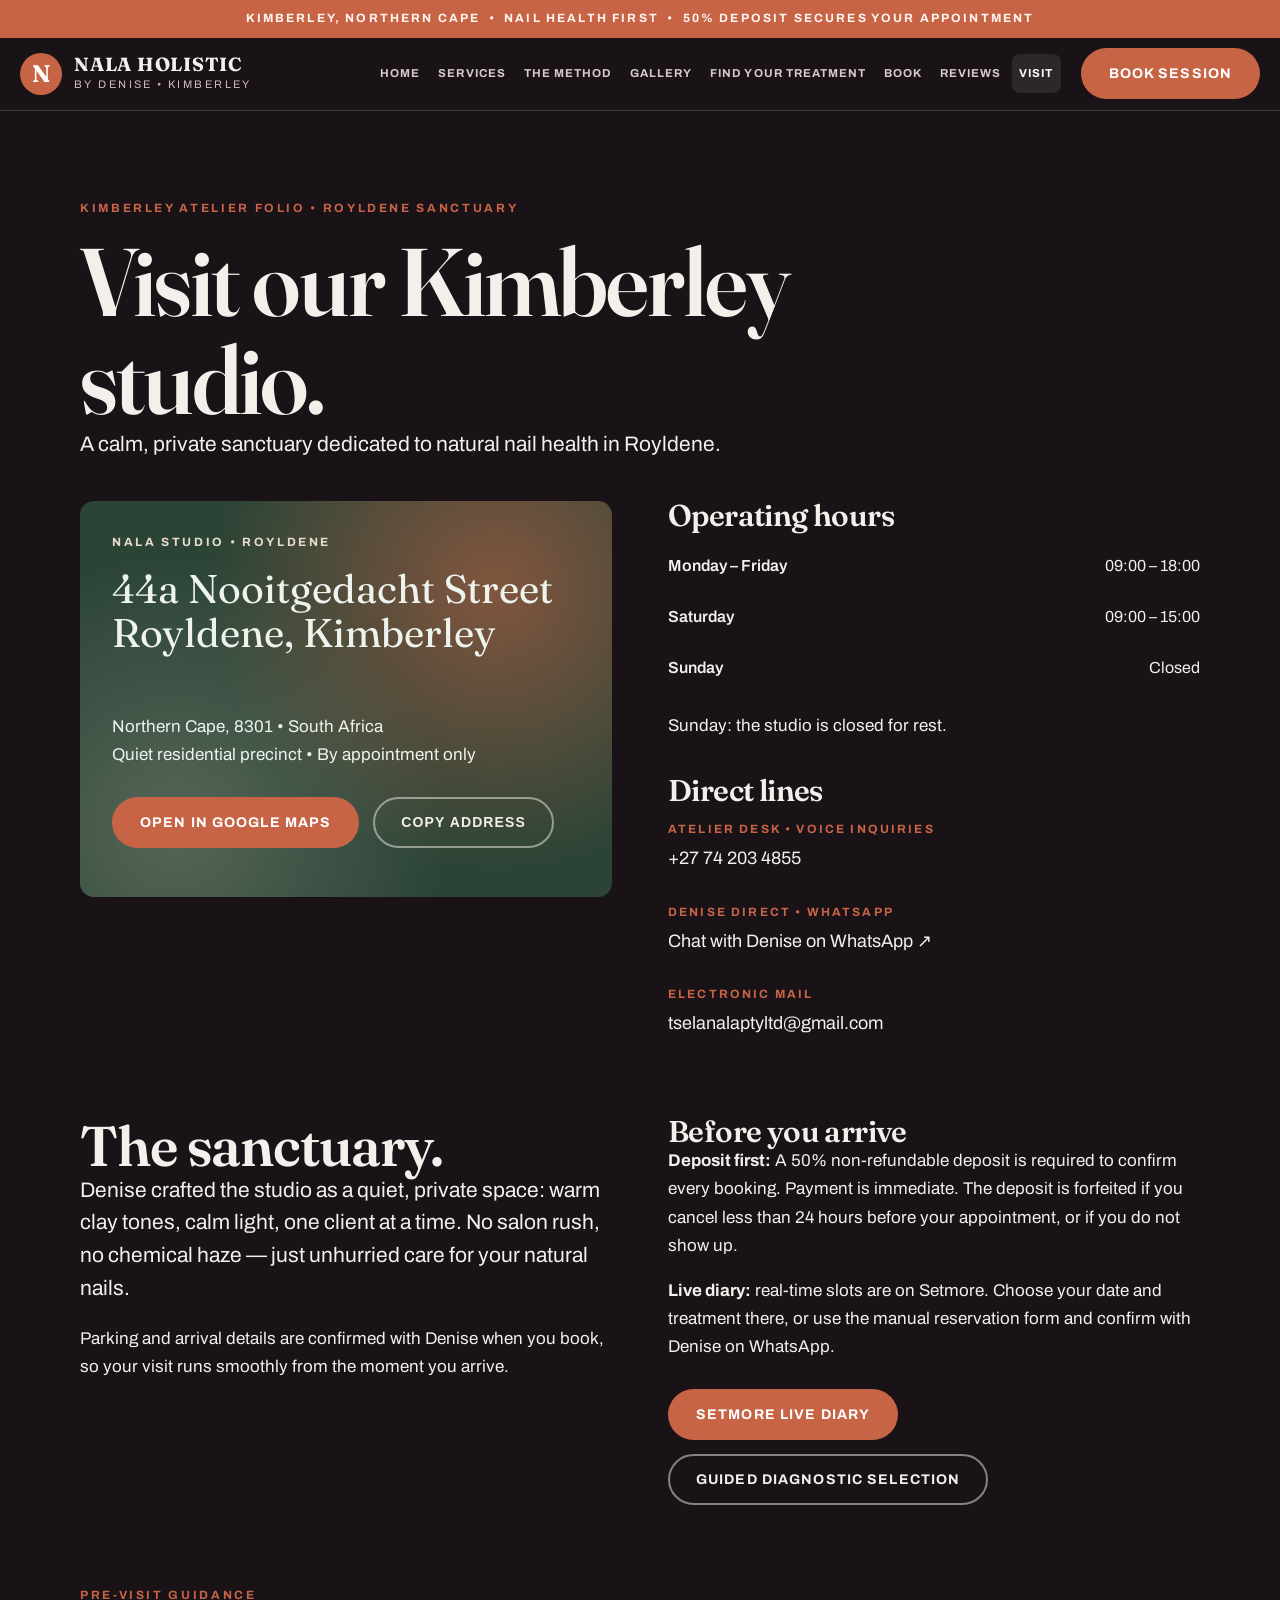
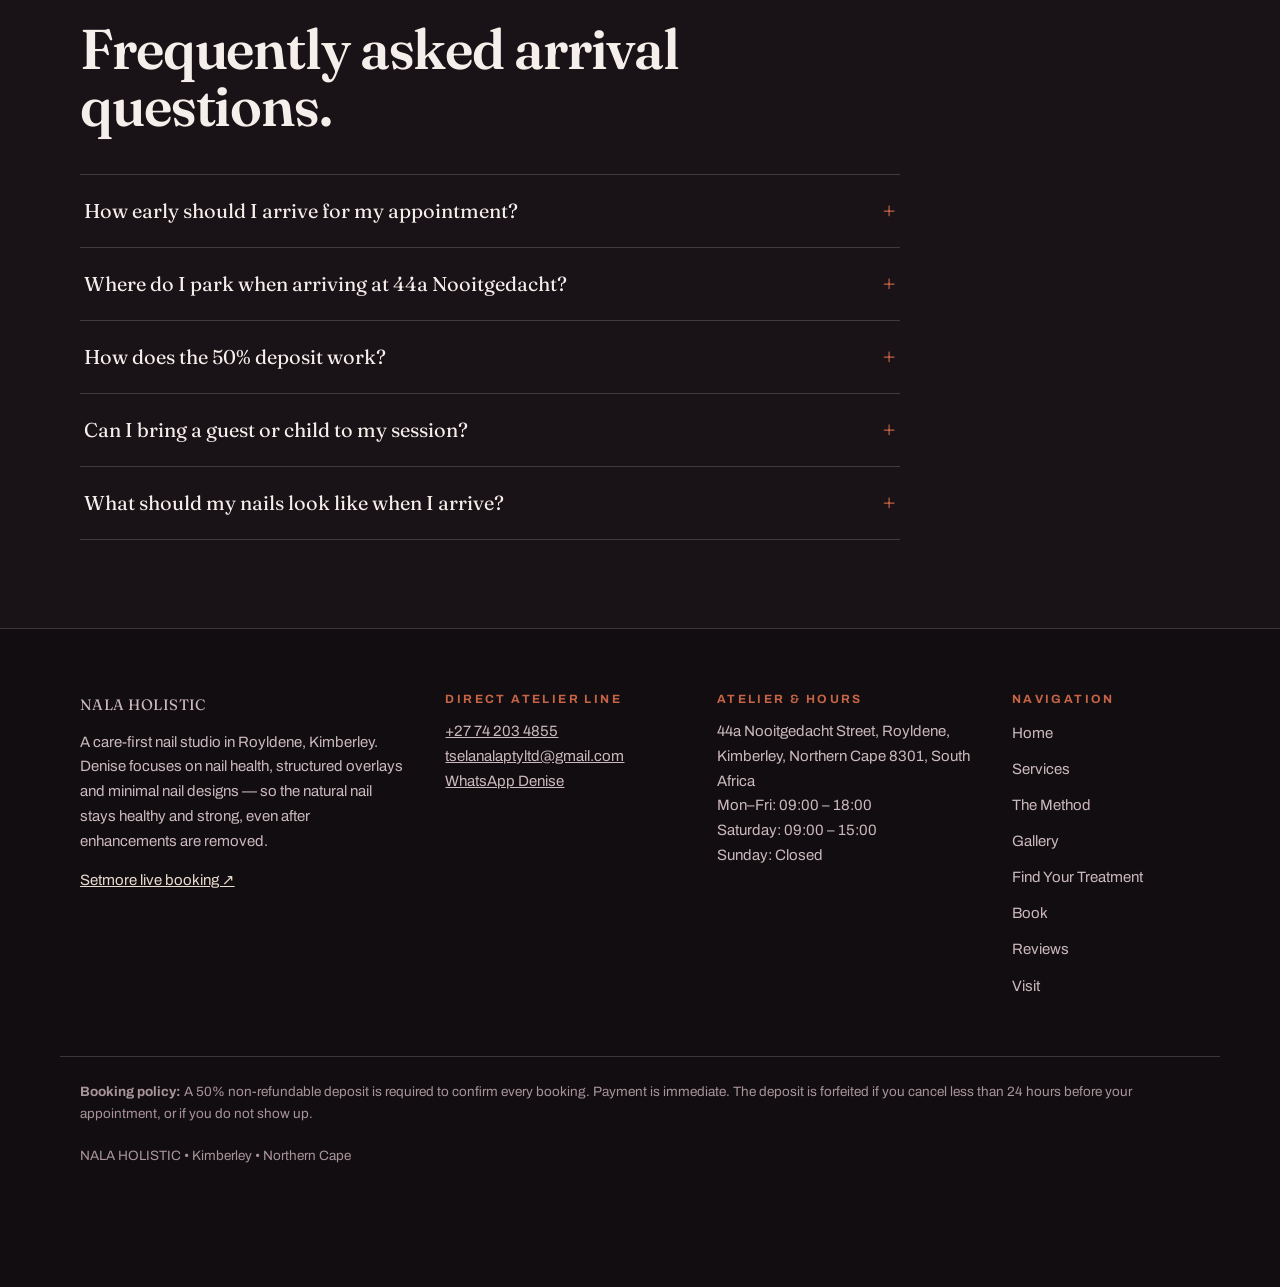
<file: visit.html>
<!DOCTYPE html>
<html lang="en-ZA"><head><meta charset="utf-8">
<meta name="viewport" content="width=device-width, initial-scale=1">
<title>Visit — 44a Nooitgedacht Street, Royldene, Kimberley | NALA HOLISTIC &mdash; Nail Studio, Kimberley</title>
<meta name="description" content="Visit NALA HOLISTIC at 44a Nooitgedacht Street, Royldene, Kimberley 8301. Hours, phone, email and WhatsApp — Mon–Fri 09:00–18:00, Sat 09:00–15:00, Sun closed.">
<link rel="stylesheet" href="assets/css/style.css"><script type="application/ld+json">{"@context":"https://schema.org","@type":"NailSalon","name":"NALA HOLISTIC","description":"Care-first nail studio in Royldene, Kimberley. Nail health, structured overlays and minimal nail designs.","address":{"@type":"PostalAddress","streetAddress":"44a Nooitgedacht Street, Royldene","addressLocality":"Kimberley","postalCode":"8301","addressRegion":"Northern Cape","addressCountry":"ZA"},"telephone":"+27742034855","email":"tselanalaptyltd@gmail.com","url":"https://nalaholistic.setmore.com/","openingHours":["Mo-Fr 09:00-18:00","Sa 09:00-15:00"]}</script></head>
<body><a class="skip" href="#main">Skip to content</a>
<div class="ticker" role="note">Kimberley, Northern Cape &nbsp;&bull;&nbsp; Nail health first &nbsp;&bull;&nbsp; 50% deposit secures your appointment</div>
<header class="site-header"><div class="wrap head-in">
<a class="brand" href="index.html"><span class="brand-mark">N</span><span class="brand-txt"><strong>NALA HOLISTIC</strong><em>By Denise &bull; Kimberley</em></span></a>
<button class="nav-toggle" aria-expanded="false" aria-controls="mainnav" aria-label="Toggle menu"><span></span><span></span><span></span></button>
<nav id="mainnav" aria-label="Main navigation"><ul><li><a href="index.html">Home</a></li><li><a href="services.html">Services</a></li><li><a href="method.html">The Method</a></li><li><a href="gallery.html">Gallery</a></li><li><a href="quiz.html">Find Your Treatment</a></li><li><a href="book.html">Book</a></li><li><a href="reviews.html">Reviews</a></li><li><a href="visit.html" class="active" aria-current="page">Visit</a></li></ul></nav>
<div class="head-cta"><a class="wa-link" href="https://wa.me/27742034855" target="_blank" rel="noopener">WhatsApp</a><a class="btn btn-terra" href="book.html">Book session</a></div>
</div></header>
<main id="main">
<section class="sec-dark"><div class="wrap">
<div class="sec-head reveal"><p class="eyebrow">Kimberley atelier folio &bull; Royldene sanctuary</p>
<h1>Visit our Kimberley studio.</h1>
<p class="lede">A calm, private sanctuary dedicated to natural nail health in Royldene.</p></div>
<div class="grid-2">
<div class="map-card reveal"><p class="eyebrow light">NALA Studio &bull; Royldene</p>
<p class="map-pin">44a Nooitgedacht Street<br>Royldene, Kimberley</p>
<p style="margin:18px 0 0">Northern Cape, 8301 &bull; South Africa<br>Quiet residential precinct &bull; By appointment only</p>
<p class="cta-row"><a class="btn btn-terra" href="https://www.google.com/maps/search/?api=1&query=44a+Nooitgedacht+Street+Royldene+Kimberley+8301+South+Africa" target="_blank" rel="noopener">Open in Google Maps</a>
<button class="btn btn-ghost" type="button" id="copyAddr">Copy address</button></p>
<p id="copyMsg" style="font-size:13.5px;margin:0" role="status"></p></div>
<div class="reveal"><h3>Operating hours</h3><table class="hours"><tbody><tr><th scope="row">Monday &ndash; Friday</th><td>09:00 &ndash; 18:00</td></tr><tr><th scope="row">Saturday</th><td>09:00 &ndash; 15:00</td></tr><tr><th scope="row">Sunday</th><td>Closed</td></tr></tbody></table>
<p style="margin-top:18px">Sunday: the studio is closed for rest.</p>
<h3 style="margin-top:36px">Direct lines</h3>
<ul class="contact-list">
<li><span class="lbl">Atelier desk &bull; Voice inquiries</span><a href="tel:+27742034855">+27 74 203 4855</a></li>
<li><span class="lbl">Denise direct &bull; WhatsApp</span><a href="https://wa.me/27742034855" target="_blank" rel="noopener">Chat with Denise on WhatsApp &nearr;</a></li>
<li><span class="lbl">Electronic mail</span><a href="mailto:tselanalaptyltd@gmail.com">tselanalaptyltd@gmail.com</a></li>
</ul></div>
</div>
<div style="margin-top:64px" class="grid-2">
<div class="reveal"><h2>The sanctuary.</h2>
<p class="lede">Denise crafted the studio as a quiet, private space: warm clay tones, calm light, one client at a time. No salon rush, no chemical haze &mdash; just unhurried care for your natural nails.</p>
<p>Parking and arrival details are confirmed with Denise when you book, so your visit runs smoothly from the moment you arrive.</p></div>
<div class="reveal"><h3>Before you arrive</h3>
<p><strong>Deposit first:</strong> A 50% non-refundable deposit is required to confirm every booking. Payment is immediate. The deposit is forfeited if you cancel less than 24 hours before your appointment, or if you do not show up.</p>
<p><strong>Live diary:</strong> real-time slots are on Setmore. Choose your date and treatment there, or use the manual reservation form and confirm with Denise on WhatsApp.</p>
<p class="cta-row"><a class="btn btn-terra" href="https://nalaholistic.setmore.com/" target="_blank" rel="noopener">Setmore live diary</a><a class="btn btn-ghost" href="quiz.html">Guided diagnostic selection</a></p></div>
</div>
<div style="margin-top:64px">
<div class="sec-head reveal"><p class="eyebrow">Pre-visit guidance</p><h2>Frequently asked arrival questions.</h2></div>
<div class="faq"><div class="faq-item"><button class="faq-q" aria-expanded="false">How early should I arrive for my appointment?<span class="faq-icon" aria-hidden="true">+</span></button><div class="faq-a" hidden><p>Your slot is reserved for you, so arriving on time is all that is needed. If you are running late, message Denise on WhatsApp as soon as you know.</p></div></div><div class="faq-item"><button class="faq-q" aria-expanded="false">Where do I park when arriving at 44a Nooitgedacht?<span class="faq-icon" aria-hidden="true">+</span></button><div class="faq-a" hidden><p>Parking details are confirmed with Denise when you book — message her on WhatsApp and she will advise you.</p></div></div><div class="faq-item"><button class="faq-q" aria-expanded="false">How does the 50% deposit work?<span class="faq-icon" aria-hidden="true">+</span></button><div class="faq-a" hidden><p>A 50% non-refundable deposit confirms your booking and is paid immediately by EFT. Bank details are shared on request via WhatsApp. The deposit is forfeited if you cancel less than 24 hours before your appointment or do not show up.</p></div></div><div class="faq-item"><button class="faq-q" aria-expanded="false">Can I bring a guest or child to my session?<span class="faq-icon" aria-hidden="true">+</span></button><div class="faq-a" hidden><p>The studio is a private residential atelier, so please ask Denise on WhatsApp before your visit if you need to bring someone with you.</p></div></div><div class="faq-item"><button class="faq-q" aria-expanded="false">What should my nails look like when I arrive?<span class="faq-icon" aria-hidden="true">+</span></button><div class="faq-a" hidden><p>If you can, arrive with bare, unvarnished natural nails. If you have existing product on your nails, choose the Safe Removal &amp; Aftercare treatment so Denise can remove it safely first.</p></div></div></div>
</div></div></section>
</main>
<footer class="site-footer"><div class="wrap foot-grid">
<div><p class="foot-brand">NALA HOLISTIC</p><p class="foot-note">A care-first nail studio in Royldene, Kimberley. Denise focuses on nail health, structured overlays and minimal nail designs &mdash; so the natural nail stays healthy and strong, even after enhancements are removed.</p>
<p class="foot-note"><a href="https://nalaholistic.setmore.com/" target="_blank" rel="noopener">Setmore live booking &nearr;</a></p></div>
<div><h3>Direct atelier line</h3><p><a href="tel:+27742034855">+27 74 203 4855</a><br><a href="mailto:tselanalaptyltd@gmail.com">tselanalaptyltd@gmail.com</a><br><a href="https://wa.me/27742034855" target="_blank" rel="noopener">WhatsApp Denise</a></p></div>
<div><h3>Atelier &amp; hours</h3><p>44a Nooitgedacht Street, Royldene, Kimberley, Northern Cape 8301, South Africa<br>Mon&ndash;Fri: 09:00 &ndash; 18:00<br>Saturday: 09:00 &ndash; 15:00<br>Sunday: Closed</p></div>
<div><h3>Navigation</h3><ul class="foot-nav"><li><a href="index.html">Home</a></li><li><a href="services.html">Services</a></li><li><a href="method.html">The Method</a></li><li><a href="gallery.html">Gallery</a></li><li><a href="quiz.html">Find Your Treatment</a></li><li><a href="book.html">Book</a></li><li><a href="reviews.html">Reviews</a></li><li><a href="visit.html">Visit</a></li></ul></div>
</div><div class="wrap foot-base"><p><strong>Booking policy:</strong> A 50% non-refundable deposit is required to confirm every booking. Payment is immediate. The deposit is forfeited if you cancel less than 24 hours before your appointment, or if you do not show up.</p><p>NALA HOLISTIC &bull; Kimberley &bull; Northern Cape</p></div></footer>
<div class="sticky-bar"><a class="btn btn-wa" href="https://wa.me/27742034855" target="_blank" rel="noopener">WhatsApp Denise</a><a class="btn btn-terra" href="book.html">Book appointment</a></div>
<script src="assets/js/main.js"></script></body></html>
</file>
<file: assets/css/style.css>
@font-face{font-family:'Fraunces';font-style:normal;font-weight:400 700;font-display:swap;src:url('../fonts/fraunces.woff2') format('woff2')}
@font-face{font-family:'Fraunces';font-style:italic;font-weight:400 700;font-display:swap;src:url('../fonts/fraunces-italic.woff2') format('woff2')}
@font-face{font-family:'Archivo';font-style:normal;font-weight:400 700;font-display:swap;src:url('../fonts/archivo.woff2') format('woff2')}
:root{
 --plum:#191216; --plum2:#241a1e; --terra:#C86446; --terra-d:#a94e33; --euca:#2B4436; --euca-d:#1e3227;
 --sand:#EADCCF; --sand-l:#F5EFEB; --ink:#241a1e; --muted:#6d5f61; --line:rgba(25,18,22,.16);
 --line-l:rgba(245,239,235,.18); --radius:14px;
 --ease:cubic-bezier(.16,1,.3,1);
}
*{box-sizing:border-box;margin:0;padding:0}
html{scroll-behavior:smooth}
body{background:var(--plum);color:var(--sand-l);font-family:'Archivo',system-ui,sans-serif;font-size:17px;line-height:1.65;-webkit-font-smoothing:antialiased;overflow-x:hidden}
img{max-width:100%;height:auto;display:block}
a{color:inherit}
.wrap{max-width:1160px;margin:0 auto;padding:0 20px}
h1,h2,h3{font-family:'Fraunces',Georgia,serif;font-weight:600;line-height:1.02;letter-spacing:-.02em}
h1{font-size:clamp(44px,8vw,96px)}
h2{font-size:clamp(32px,4.6vw,56px)}
h3{font-size:clamp(22px,2.6vw,30px)}
p{margin:0 0 1em}
.lede{font-size:clamp(17px,2vw,21px);line-height:1.55;max-width:60ch}
.eyebrow{font-size:12px;font-weight:700;letter-spacing:.22em;text-transform:uppercase;color:var(--terra);margin-bottom:14px}
.eyebrow.light{color:var(--sand)}
.muted{color:var(--muted)}
section{padding:88px 0}
.sec-dark{background:var(--plum);color:var(--sand-l)}
.sec-sand{background:var(--sand-l);color:var(--ink)}
.sec-sand .muted{color:#6d5f61}
.sec-euca{background:var(--euca);color:#eef3ee}
.sec-terra{background:var(--terra);color:#fff7f2}
.sec-sand h2,.sec-sand h3{color:var(--ink)}
::selection{background:var(--terra);color:#fff}
:focus-visible{outline:3px solid var(--terra);outline-offset:2px}
.skip{position:absolute;left:-999px;top:0;background:var(--terra);color:#fff;padding:10px 16px;z-index:200}
.skip:focus{left:8px;top:8px}
/* ticker + header */
.ticker{background:var(--terra);color:#fff7f2;text-align:center;font-size:12px;font-weight:700;letter-spacing:.18em;text-transform:uppercase;padding:9px 12px}
.site-header{background:var(--plum);border-bottom:1px solid var(--line-l);position:sticky;top:0;z-index:100}
.site-header .wrap{max-width:1280px}
.head-in{display:flex;align-items:center;gap:20px;min-height:72px}
.brand{display:flex;align-items:center;gap:12px;text-decoration:none;flex-shrink:0}
.brand-mark{width:42px;height:42px;border-radius:50%;background:var(--terra);color:#fff;display:grid;place-items:center;font-family:'Fraunces',serif;font-size:24px;font-weight:700}
.brand-txt strong{display:block;font-family:'Fraunces',serif;font-size:19px;letter-spacing:.04em;line-height:1.1}
.brand-txt em{display:block;font-style:normal;font-size:11px;letter-spacing:.22em;text-transform:uppercase;color:#cbb9bd}
nav#mainnav{margin-left:auto}
nav#mainnav ul{display:flex;gap:4px;list-style:none;flex-wrap:wrap}
nav#mainnav a{display:block;padding:10px 7px;font-size:11.5px;font-weight:700;letter-spacing:.09em;text-transform:uppercase;text-decoration:none;color:#d8c9cd;border-radius:8px}
.head-cta .wa-link{display:none}
@media (max-width:1240px){
 nav#mainnav{position:absolute;top:100%;left:0;right:0;background:var(--plum);border-bottom:1px solid var(--line-l);display:none;margin:0}
 nav#mainnav.open{display:block}
 nav#mainnav ul{flex-direction:column;padding:10px 20px 18px}
 nav#mainnav a{padding:13px 10px;font-size:14px}
 .nav-toggle{display:flex}
}
nav#mainnav a:hover,nav#mainnav a.active{color:#fff;background:rgba(245,239,235,.09)}
.head-cta{display:flex;align-items:center;gap:14px;flex-shrink:0}
.wa-link{font-size:13px;font-weight:700;letter-spacing:.1em;text-transform:uppercase;text-decoration:none;color:var(--sand)}
.wa-link:hover{color:#fff}
.nav-toggle{display:none;background:none;border:1px solid var(--line-l);border-radius:8px;width:44px;height:44px;cursor:pointer;flex-direction:column;align-items:center;justify-content:center;gap:5px}
.nav-toggle span{display:block;width:20px;height:2px;background:var(--sand-l)}
/* buttons */
.btn{display:inline-flex;align-items:center;justify-content:center;gap:8px;min-height:48px;padding:12px 26px;border-radius:999px;font-size:14px;font-weight:700;letter-spacing:.08em;text-transform:uppercase;text-decoration:none;border:2px solid transparent;cursor:pointer;transition:transform .18s var(--ease),background .18s}
.btn:hover{transform:translateY(-1px)}
.btn:active{transform:scale(.97)}
.btn-terra{background:var(--terra);color:#fff}
.btn-terra:hover{background:var(--terra-d)}
.btn-ghost{border-color:rgba(245,239,235,.5);color:var(--sand-l);background:transparent}
.btn-ghost:hover{border-color:var(--sand-l)}
.btn-ghost-dark{border-color:rgba(25,18,22,.45);color:var(--ink)}
.btn-ghost-dark:hover{border-color:var(--ink)}
.btn-euca{background:var(--euca);color:#eef3ee}
.btn-euca:hover{background:var(--euca-d)}
.btn-wa{background:#1faa55;color:#fff}
.cta-row{display:flex;gap:14px;flex-wrap:wrap;margin-top:28px}
/* hero */
.hero{padding:72px 0 0;background:var(--plum)}
.hero-grid{display:grid;grid-template-columns:1.15fr .85fr;gap:56px;align-items:center;padding-bottom:72px}
.hero h1 em{font-style:italic;color:var(--terra)}
.hero .lede{color:#d8c9cd}
.hero-fig{position:relative}
.hero-fig img{border-radius:18px;aspect-ratio:4/5;object-fit:cover;width:100%}
.hero-card{position:absolute;left:-24px;bottom:24px;background:var(--sand-l);color:var(--ink);border-radius:12px;padding:16px 20px;max-width:300px;box-shadow:0 18px 40px rgba(0,0,0,.35)}
.hero-card .stars{color:var(--terra);letter-spacing:.1em}
.hero-card p{margin:0;font-size:14px;line-height:1.5}
.hero-card strong{display:block;font-size:13px;letter-spacing:.14em;text-transform:uppercase;margin-bottom:4px}
.marquee{overflow:hidden;background:var(--terra);padding:14px 0;border-top:1px solid rgba(255,255,255,.15)}
.marquee-track{display:flex;width:max-content;animation:drift 28s linear infinite;white-space:nowrap}
.marquee-track span{font-family:'Fraunces',serif;font-size:20px;letter-spacing:.06em;color:#fff7f2;padding-right:8px}
@keyframes drift{to{transform:translateX(-50%)}}
/* pillars / cards */
.pillars{display:grid;grid-template-columns:repeat(3,1fr);gap:20px;margin-top:44px}
.pillar{background:var(--plum2);border:1px solid var(--line-l);border-radius:var(--radius);padding:28px}
.pillar .num{font-family:'Fraunces',serif;font-size:15px;color:var(--terra);letter-spacing:.14em;text-transform:uppercase}
.pillar h3{margin:12px 0 10px;color:var(--sand-l)}
.pillar p{color:#cbb9bd;margin:0}
.tag{display:inline-block;margin-top:16px;font-size:11px;font-weight:700;letter-spacing:.16em;text-transform:uppercase;color:var(--terra);border:1px solid rgba(200,100,70,.5);border-radius:999px;padding:6px 12px}
.sec-head{max-width:720px;margin-bottom:40px}
.sec-head h2{margin-bottom:14px}
.steps{display:grid;grid-template-columns:repeat(4,1fr);gap:20px;counter-reset:step}
.step{border-top:2px solid var(--terra);padding-top:20px}
.step .n{font-family:'Fraunces',serif;font-size:44px;color:var(--terra);line-height:1}
.step h3{font-size:21px;margin:12px 0 8px}
.step p{font-size:15px;color:#cbb9bd;margin:0}
.sec-sand .step p{color:#5c4f52}
.grid-2{display:grid;grid-template-columns:1fr 1fr;gap:56px;align-items:start}
.grid-2 img{border-radius:18px}
.quote{font-family:'Fraunces',serif;font-size:clamp(24px,3vw,34px);line-height:1.3;font-style:italic}
.quote cite{display:block;font-family:'Archivo',sans-serif;font-style:normal;font-size:13px;letter-spacing:.16em;text-transform:uppercase;margin-top:16px;color:var(--terra)}
/* services */
.svc-grid{display:grid;grid-template-columns:1fr 1fr;gap:20px}
.svc{background:#fff;border:1px solid var(--line);border-radius:var(--radius);padding:32px;display:flex;flex-direction:column}
.svc .ritual{font-size:12px;font-weight:700;letter-spacing:.2em;text-transform:uppercase;color:var(--terra)}
.svc h3{margin:10px 0 12px}
.svc p{color:#4d4145}
.svc ul{list-style:none;margin:0 0 20px}
.svc li{padding:8px 0 8px 26px;position:relative;border-top:1px solid var(--line);font-size:15px}
.svc li::before{content:"";position:absolute;left:2px;top:15px;width:9px;height:9px;border-radius:50%;background:var(--terra)}
.svc .price{margin-top:auto;display:flex;justify-content:space-between;align-items:center;gap:12px;border-top:2px solid var(--plum);padding-top:18px}
.svc .price strong{font-family:'Fraunces',serif;font-size:19px}
.policy-banner{background:var(--euca);color:#eef3ee;border-radius:var(--radius);padding:28px 32px;margin-bottom:32px;display:grid;grid-template-columns:1fr auto;gap:20px;align-items:center}
.policy-banner p{margin:0}
.policy-banner strong{font-family:'Fraunces',serif;font-size:22px;display:block;margin-bottom:6px}
.info-trio{display:grid;grid-template-columns:repeat(3,1fr);gap:20px;margin-top:56px}
.info-trio article{border-top:2px solid var(--terra);padding-top:18px}
.info-trio h3{font-size:20px;margin-bottom:8px}
/* gallery */
.filters{display:flex;gap:10px;flex-wrap:wrap;margin:28px 0}
.filter-btn{border:2px solid rgba(25,18,22,.3);background:transparent;color:var(--ink);border-radius:999px;padding:10px 18px;font-family:'Archivo',sans-serif;font-size:12.5px;font-weight:700;letter-spacing:.1em;text-transform:uppercase;cursor:pointer;min-height:44px}
.filter-btn:hover{border-color:var(--ink)}
.filter-btn[aria-pressed="true"]{background:var(--terra);border-color:var(--terra);color:#fff}
.gal-grid{display:grid;grid-template-columns:repeat(4,1fr);gap:20px}
.gal-card{background:#fff;border:1px solid var(--line);border-radius:var(--radius);overflow:hidden}
.gal-card figure{aspect-ratio:4/3;overflow:hidden}
.gal-card img{width:100%;height:100%;object-fit:cover;transition:transform .5s var(--ease)}
.gal-card:hover img{transform:scale(1.06)}
.gal-card .gal-body{padding:18px 20px 20px}
.gal-card .cat{font-size:11px;font-weight:700;letter-spacing:.18em;text-transform:uppercase;color:var(--terra)}
.gal-card h3{font-size:20px;margin:8px 0 6px}
.gal-card p{font-size:14.5px;color:#4d4145;margin:0 0 12px}
.gal-card .gal-price{font-size:13px;font-weight:700;letter-spacing:.06em;text-transform:uppercase;border-top:1px solid var(--line);padding-top:12px}
.sample-note{background:#fdf3ee;border:1px solid #e8c9b8;color:#6b3a24;border-radius:10px;padding:14px 18px;font-size:14.5px;margin:24px 0 0}
.sample-note strong{color:#6b3a24}
.crop-top{object-position:50% 12%}
.crop-left{object-position:18% 50%}
.crop-bottom{object-position:50% 88%}
/* reviews */
.reviews-grid{display:grid;grid-template-columns:repeat(3,1fr);gap:20px}
.review-card{background:#fff;border:1px solid var(--line);border-radius:var(--radius);padding:28px;display:flex;flex-direction:column}
.review-card .stars{color:var(--terra);letter-spacing:.12em;font-size:18px}
.review-card blockquote{font-family:'Fraunces',serif;font-size:19px;line-height:1.45;color:var(--ink);margin:14px 0 20px;flex:1}
.review-who{display:flex;gap:12px;align-items:center}
.avatar{width:44px;height:44px;border-radius:50%;background:var(--euca);color:#fff;display:grid;place-items:center;font-family:'Fraunces',serif;font-size:20px;flex-shrink:0}
.review-who strong{color:var(--ink)}
.review-who .muted{font-size:13px}
.verified{font-size:12px;font-weight:700;letter-spacing:.12em;text-transform:uppercase;color:var(--euca);margin:16px 0 0;border-top:1px solid var(--line);padding-top:14px}
.score-hero{display:flex;gap:24px;align-items:center;flex-wrap:wrap;margin-bottom:36px}
.score-big{font-family:'Fraunces',serif;font-size:clamp(56px,8vw,88px);line-height:1;color:var(--terra)}
.score-big small{font-size:22px;color:var(--muted)}
.principles{display:grid;grid-template-columns:repeat(3,1fr);gap:20px;margin-top:40px}
/* quiz */
.quiz-layout{display:grid;grid-template-columns:1.1fr .9fr;gap:28px;align-items:start}
.quiz-panel{background:#fff;border:1px solid var(--line);border-radius:var(--radius);padding:32px}
.quiz-panel .phase{font-size:12px;font-weight:700;letter-spacing:.18em;text-transform:uppercase;color:var(--terra)}
.quiz-panel h2{font-size:clamp(26px,3vw,34px);margin:10px 0 8px}
.opt{display:block;width:100%;text-align:left;background:var(--sand-l);border:2px solid var(--line);border-radius:12px;padding:16px 18px;margin-top:12px;cursor:pointer;font-family:'Archivo',sans-serif;font-size:16px;line-height:1.5;color:var(--ink)}
.opt small{display:block;color:#6d5f61;font-size:14px;margin-top:4px}
.opt:hover{border-color:var(--terra)}
.opt[aria-pressed="true"]{border-color:var(--terra);background:#fdf3ee;box-shadow:0 0 0 1px var(--terra)}
.quiz-nav{display:flex;justify-content:space-between;gap:12px;margin-top:24px}
.rec-panel{background:var(--plum);color:var(--sand-l);border-radius:var(--radius);padding:32px;position:sticky;top:100px}
.rec-panel .phase{font-size:12px;font-weight:700;letter-spacing:.18em;text-transform:uppercase;color:var(--terra)}
.rec-panel h3{font-size:30px;margin:10px 0 8px;color:var(--sand-l)}
.rec-panel p{color:#d8c9cd}
.rec-price{font-family:'Fraunces',serif;font-size:20px;color:var(--sand-l);border-top:1px solid var(--line-l);padding-top:16px;margin-top:20px}
.tiers{display:grid;grid-template-columns:repeat(3,1fr);gap:20px;margin-top:40px}
.tier{background:#fff;border:1px solid var(--line);border-radius:var(--radius);padding:28px}
.tier .phase{font-size:12px;font-weight:700;letter-spacing:.18em;text-transform:uppercase;color:var(--terra)}
.tier h3{margin:10px 0}
.tier p{color:#4d4145;font-size:15px}
.tier .price{font-family:'Fraunces',serif;font-size:19px;border-top:1px solid var(--line);padding-top:14px;margin-top:14px}
/* book */
.book-layout{display:grid;grid-template-columns:1.05fr .95fr;gap:28px;align-items:start}
.form-card{background:#fff;border:1px solid var(--line);border-radius:var(--radius);padding:32px;color:var(--ink)}
.form-card label{display:block;font-size:12.5px;font-weight:700;letter-spacing:.12em;text-transform:uppercase;margin:18px 0 7px}
.form-card input,.form-card select{width:100%;min-height:50px;border:2px solid rgba(25,18,22,.25);border-radius:10px;padding:11px 14px;font-family:'Archivo',sans-serif;font-size:16px;background:#fff;color:var(--ink)}
.form-card input:focus,.form-card select:focus{border-color:var(--terra);outline:none;box-shadow:0 0 0 3px rgba(200,100,70,.25)}
.field-err{color:#a33327;font-size:13.5px;margin-top:6px;display:none}
.field-err.show{display:block}
.deposit-box{background:var(--sand-l);border:1px solid var(--line);border-radius:10px;padding:16px 18px;margin-top:22px;font-size:15px}
.deposit-box strong{font-family:'Fraunces',serif;font-size:19px}
.form-note{font-size:13.5px;color:#6d5f61;margin-top:14px}
.success-box{background:#eef5ef;border:1px solid #9db8a4;border-radius:10px;padding:18px;margin-top:20px;display:none}
.success-box.show{display:block}
.success-box h3{color:var(--euca);font-size:22px;margin-bottom:8px}
.journey{display:grid;grid-template-columns:repeat(3,1fr);gap:20px;margin-top:36px}
.journey article{background:var(--plum2);border:1px solid var(--line-l);border-radius:var(--radius);padding:26px}
.journey .n{font-family:'Fraunces',serif;font-size:40px;color:var(--terra)}
.journey h3{font-size:21px;margin:10px 0 8px}
.journey p{color:#cbb9bd;font-size:15px;margin:0}
.policy-box{background:var(--euca);color:#eef3ee;border-radius:var(--radius);padding:32px;margin-top:56px}
.policy-box h2{margin-bottom:12px}
.policy-box p{color:#d8e4da}
.policy-box ul{list-style:none}
.policy-box li{padding:10px 0 10px 28px;position:relative;border-top:1px solid rgba(238,243,238,.2)}
.policy-box li::before{content:"\2713";position:absolute;left:4px;color:#f2c9b8;font-weight:700}
/* faq */
.faq{max-width:820px}
.faq-item{border-top:1px solid var(--line)}
.faq-item:last-child{border-bottom:1px solid var(--line)}
.faq-q{width:100%;display:flex;justify-content:space-between;align-items:center;gap:16px;background:none;border:0;padding:20px 4px;font-family:'Fraunces',serif;font-size:20px;text-align:left;color:inherit;cursor:pointer;min-height:56px}
.faq-icon{font-size:26px;color:var(--terra);flex-shrink:0;transition:transform .25s var(--ease)}
.faq-q[aria-expanded="true"] .faq-icon{transform:rotate(45deg)}
.faq-a p{padding:0 4px 22px;color:#4d4145}
.sec-dark .faq-a p,.sec-euca .faq-a p{color:#d8c9cd}
.sec-dark .faq-item,.sec-euca .faq-item{border-color:var(--line-l)}
/* visit */
.hours{width:100%;border-collapse:collapse;margin-top:8px}
.hours th,.hours td{padding:12px 0;border-top:1px solid var(--line);text-align:left;font-size:16px}
.hours th{font-weight:600}
.hours td{text-align:right}
.map-card{background:var(--euca);border-radius:var(--radius);padding:32px;color:#eef3ee;min-height:340px;display:flex;flex-direction:column;justify-content:flex-end;position:relative;overflow:hidden}
.map-card::before{content:"";position:absolute;inset:0;background:radial-gradient(circle at 78% 22%,rgba(200,100,70,.55),transparent 55%),radial-gradient(circle at 18% 82%,rgba(234,220,207,.22),transparent 50%)}
.map-card>*{position:relative}
.map-pin{font-family:'Fraunces',serif;font-size:clamp(28px,3.4vw,40px);line-height:1.1}
.contact-list{list-style:none}
.contact-list li{padding:14px 0;border-top:1px solid var(--line)}
.contact-list li:first-child{border-top:0}
.contact-list .lbl{font-size:12px;font-weight:700;letter-spacing:.18em;text-transform:uppercase;color:var(--terra);display:block;margin-bottom:4px}
.contact-list a{font-size:18px;text-decoration:none}
.contact-list a:hover{text-decoration:underline}
/* footer */
.site-footer{background:#120d10;border-top:1px solid var(--line-l);padding:64px 0 120px}
.foot-grid{display:grid;grid-template-columns:1.4fr 1fr 1.1fr .8fr;gap:36px}
.foot-brand{font-family:'Fraunces',serif;font-size:24px;letter-spacing:.03em;margin-bottom:12px}
.foot-note{color:#a8949a;font-size:14.5px}
.foot-note a{color:var(--sand)}
.site-footer h3{font-family:'Archivo',sans-serif;font-size:12px;font-weight:700;letter-spacing:.2em;text-transform:uppercase;color:var(--terra);margin-bottom:14px}
.site-footer p{color:#cbb9bd;font-size:15px}
.foot-nav{list-style:none}
.foot-nav li{margin-bottom:8px}
.foot-nav a{text-decoration:none;color:#cbb9bd;font-size:15px}
.foot-nav a:hover{color:#fff}
.foot-base{border-top:1px solid var(--line-l);margin-top:48px;padding-top:24px;display:flex;justify-content:space-between;gap:20px;flex-wrap:wrap}
.foot-base p{font-size:13.5px;color:#a8949a;margin:0}
.sticky-bar{display:none}
/* reveal */
.reveal{opacity:0;transform:translateY(22px);transition:opacity .7s var(--ease),transform .7s var(--ease)}
.reveal.in{opacity:1;transform:none}
@media (prefers-reduced-motion:reduce){.reveal{opacity:1;transform:none}.marquee-track{animation:none}*{transition:none!important}}
/* responsive */
@media (max-width:1020px){
 nav#mainnav{position:absolute;top:100%;left:0;right:0;background:var(--plum);border-bottom:1px solid var(--line-l);display:none;margin:0}
 nav#mainnav.open{display:block}
 nav#mainnav ul{flex-direction:column;padding:10px 20px 18px}
 nav#mainnav a{padding:13px 10px;font-size:14px}
 .nav-toggle{display:flex}
 .head-cta .wa-link{display:none}
 .hero-grid{grid-template-columns:1fr;gap:36px}
 .hero-card{left:12px;bottom:12px;max-width:270px}
 .pillars,.steps,.info-trio,.principles,.tiers,.journey{grid-template-columns:1fr 1fr}
 .gal-grid{grid-template-columns:1fr 1fr}
 .reviews-grid{grid-template-columns:1fr}
 .quiz-layout,.book-layout,.grid-2{grid-template-columns:1fr}
 .rec-panel{position:static}
 .svc-grid{grid-template-columns:1fr}
 .foot-grid{grid-template-columns:1fr 1fr}
 .policy-banner{grid-template-columns:1fr}
}
@media (max-width:640px){
 body{font-size:16px}
 section{padding:60px 0}
 .head-cta .btn{padding:10px 16px;min-height:44px;font-size:12.5px}
 .brand-txt em{display:none}
 .ticker{font-size:11px;padding:8px 12px;line-height:1.5}
 .head-cta{display:none}
 .pillars,.steps,.info-trio,.principles,.tiers,.journey,.gal-grid{grid-template-columns:1fr}
 .hero-card{position:static;max-width:none;margin-top:14px;box-shadow:none}
 .quiz-panel,.form-card,.rec-panel{padding:24px 20px}
 .sticky-bar{display:flex;position:fixed;left:0;right:0;bottom:0;z-index:90;background:var(--plum);border-top:1px solid var(--line-l);padding:10px 12px calc(10px + env(safe-area-inset-bottom));gap:10px}
 .sticky-bar .btn{flex:1;min-height:48px;padding:10px 8px;font-size:12.5px}
 .foot-grid{grid-template-columns:1fr}
 .site-footer{padding-bottom:150px}
 .cta-row .btn{width:100%}
}
</file>
